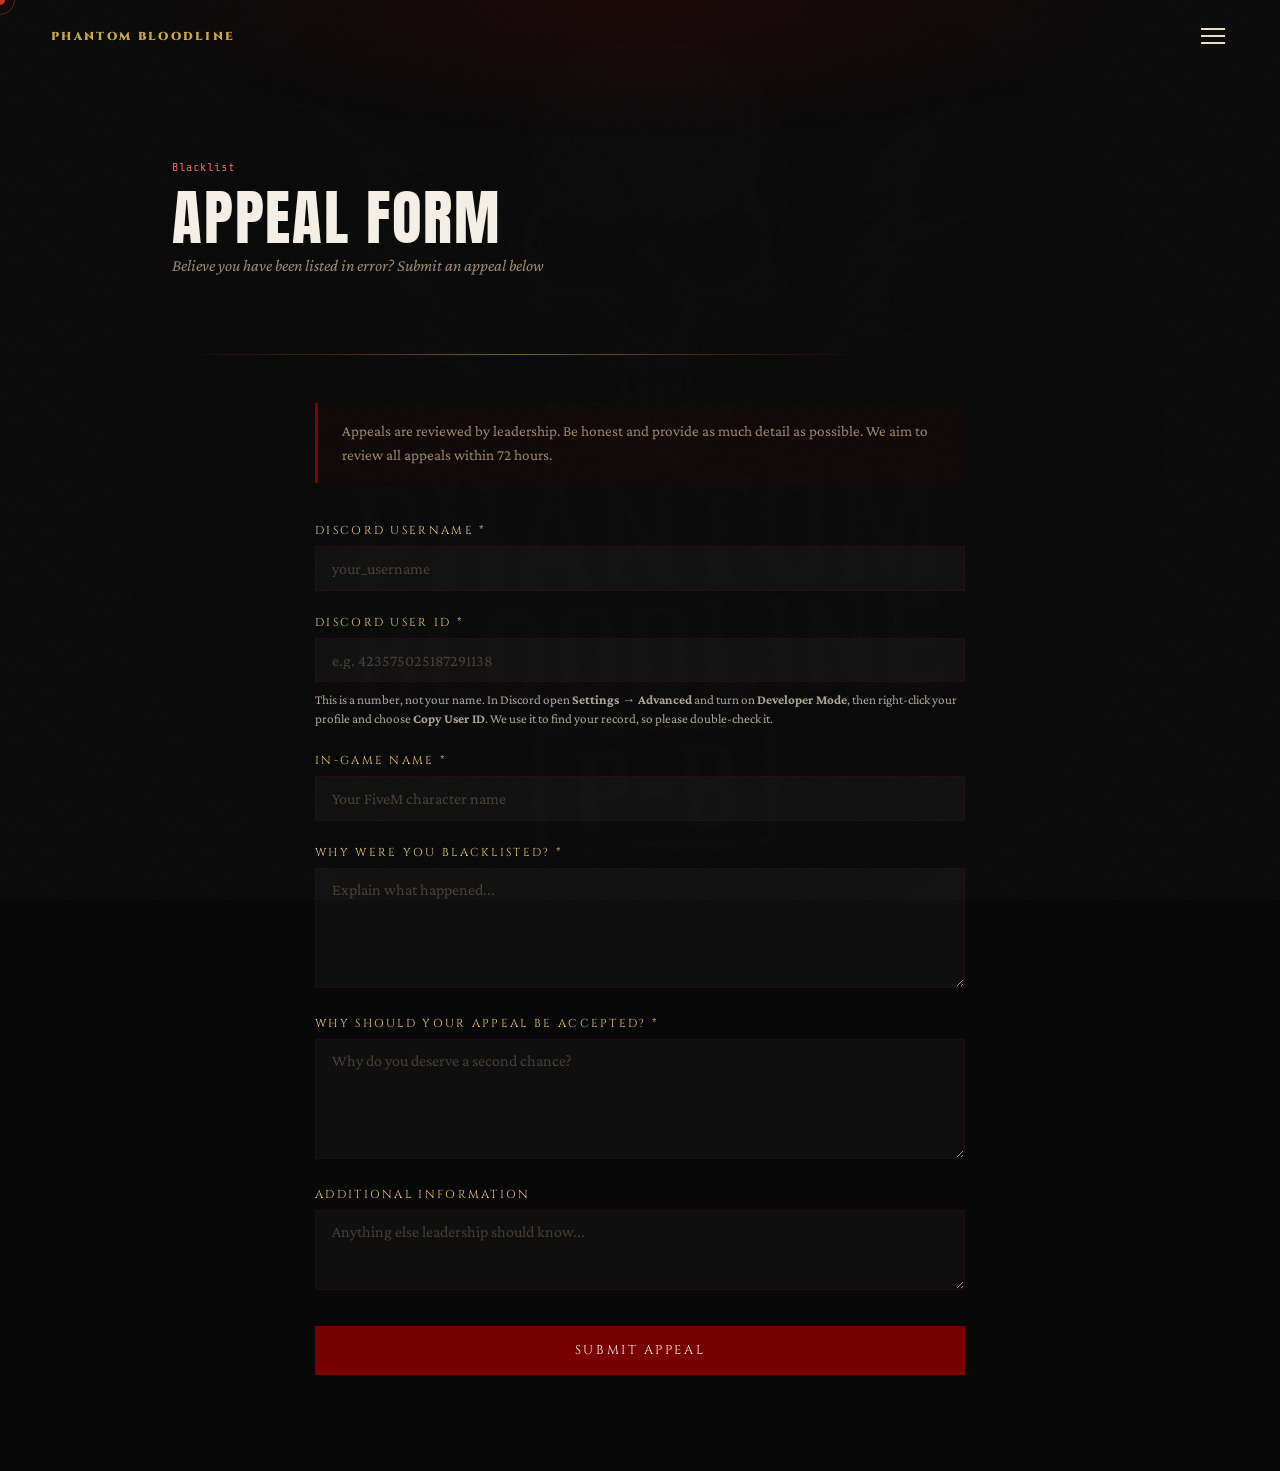
<file: appeal.html>
<!DOCTYPE html>
<html lang="en">
<head>
<meta charset="UTF-8">
<meta name="viewport" content="width=device-width, initial-scale=1.0">
<title>Blacklist Appeal — Phantom Bloodline</title>
<link rel="preconnect" href="https://fonts.googleapis.com">
<link href="https://fonts.googleapis.com/css2?family=Cinzel+Decorative:wght@400;700&family=Cinzel:wght@400;600;700;900&family=Crimson+Pro:ital,wght@0,300;0,400;0,600;1,400&family=Share+Tech+Mono&display=swap" rel="stylesheet">
<style>
:root {
  --blood: #7a0000;
  --blood-mid: #a01010;
  --blood-bright: #c0392b;
  --gold: #c9a84c;
  --gold-light: #e8c87a;
  --gold-dim: #7a5f28;
  --smoke: #080808;
  --ash: #111111;
  --coal: #1a1a1a;
  --bone: #e8dcc8;
  --parchment: #d4c4a8;
  --pale: #9a8870;
  --white: #f5f0e8;
}
* { margin:0; padding:0; box-sizing:border-box; }
html { scroll-behavior:smooth; }
body { background:var(--smoke); color:var(--bone); font-family:'Crimson Pro',serif; font-size:18px; min-height:100vh; overflow-x:hidden; cursor:none !important; }
*, *::before, *::after { cursor:none !important; }
body::after { content:''; position:fixed; inset:0; background-image:url("data:image/svg+xml,%3Csvg xmlns='http://www.w3.org/2000/svg' width='300' height='300'%3E%3Cfilter id='n'%3E%3CfeTurbulence type='fractalNoise' baseFrequency='0.75' numOctaves='4' stitchTiles='stitch'/%3E%3C/filter%3E%3Crect width='300' height='300' filter='url(%23n)' opacity='0.05'/%3E%3C/svg%3E"); pointer-events:none; z-index:9998; opacity:0.3; }

/* Custom cursor */
#cursor { position:fixed; width:10px; height:10px; background:var(--blood-bright); border-radius:50%; pointer-events:none; z-index:9999; transform:translate(-50%,-50%); transition:transform 0.1s ease; box-shadow:0 0 8px var(--blood); }
#cursor-ring { position:fixed; width:30px; height:30px; border:1px solid rgba(192,57,43,0.5); border-radius:50%; pointer-events:none; z-index:9999; transform:translate(-50%,-50%); transition:all 0.15s ease; }

/* Scroll progress */
#scroll-progress { position:fixed; top:0; left:0; height:3px; width:0%; background:linear-gradient(to right, var(--blood), var(--blood-bright), var(--gold)); z-index:2000; box-shadow:0 0 10px rgba(192,57,43,0.6); }

/* Watermark */
.watermark { position:fixed; top:50%; left:50%; transform:translate(-50%,-50%); width:min(140vw,1800px); opacity:0.025; pointer-events:none; z-index:0; filter:grayscale(100%); }

/* Nav */
#nav { position:fixed; top:0; left:0; right:0; z-index:1000; padding:1.5rem clamp(1.5rem,4vw,5rem); display:flex; justify-content:space-between; align-items:center; transition:all 0.4s; }
#nav.solid { background:rgba(5,5,5,0.97); padding:1rem clamp(1.5rem,4vw,5rem); border-bottom:1px solid rgba(122,0,0,0.25); backdrop-filter:blur(10px); }
.nav-brand { font-family:'Cinzel',serif; font-weight:900; font-size:clamp(0.7rem,0.9vw,1rem); color:var(--gold); text-decoration:none; letter-spacing:0.2em; white-space:nowrap; flex-shrink:0; }
.nav-links { display:flex; gap:clamp(0.5rem,1vw,2rem); list-style:none; align-items:center; flex-wrap:nowrap; overflow:visible; }
.nav-links a { font-family:'Cinzel',serif; font-size:clamp(0.5rem,0.6vw,0.65rem); letter-spacing:0.15em; color:var(--pale); text-decoration:none; text-transform:uppercase; transition:color 0.25s; }
.nav-links a:hover, .nav-links a.active { color:var(--white); }
.nav-links .cta { padding:0.5rem clamp(0.6rem,1vw,1.5rem); border:1px solid var(--blood); color:var(--white); transition:all 0.3s; white-space:nowrap; flex-shrink:0; }
.nav-links .cta:hover { background:var(--blood); }
.nav-more-wrap { position:relative; }
.nav-more-trigger { cursor:none; display:flex; align-items:center; gap:0.3rem; font-family:'Cinzel',serif; font-size:clamp(0.5rem,0.6vw,0.65rem); letter-spacing:0.15em; color:var(--pale); text-transform:uppercase; transition:color 0.25s; }
.nav-more-trigger:hover { color:var(--white); }
.nav-more-trigger::after { content:'▾'; font-size:0.6rem; }
.mega-menu { position:absolute; top:calc(100% + 1.2rem); left:50%; transform:translateX(-50%) translateY(-8px); background:rgba(8,8,8,0.98); border:1px solid rgba(122,0,0,0.25); backdrop-filter:blur(12px); padding:0.5rem; min-width:200px; opacity:0; pointer-events:none; transition:opacity 0.25s ease,transform 0.25s ease; box-shadow:0 20px 50px rgba(0,0,0,0.6); }
.nav-more-wrap:hover .mega-menu { opacity:1; pointer-events:auto; transform:translateX(-50%) translateY(0); }
.mega-menu a { display:block; padding:0.7rem 1.2rem; font-family:'Cinzel',serif; font-size:0.62rem; letter-spacing:0.15em; color:var(--pale); text-decoration:none; text-transform:uppercase; transition:all 0.2s; white-space:nowrap; }
.mega-menu a:hover { color:var(--white); background:rgba(122,0,0,0.12); }
.nav-hamburger { display:none; flex-direction:column; gap:5px; background:none; border:none; cursor:none; padding:4px; }
.nav-hamburger span { display:block; width:24px; height:2px; background:var(--bone); transition:all 0.3s; }

/* Mobile menu */
.mobile-menu { position:fixed; inset:0; background:rgba(5,5,5,0.98); z-index:999; display:flex; flex-direction:column; justify-content:center; align-items:center; gap:2rem; transform:translateX(100%); transition:transform 0.4s ease; }
.mobile-menu.open { transform:translateX(0); }
.mobile-menu a { font-family:'Cinzel',serif; font-size:1.2rem; letter-spacing:0.3em; color:var(--bone); text-decoration:none; text-transform:uppercase; transition:color 0.2s; }
.mobile-menu a:hover { color:var(--gold); }
.mobile-menu .cta { padding:0.8rem 2rem; border:1px solid var(--blood); color:var(--white); }

/* Page hero */
.page-hero { padding:10rem 2rem 5rem; text-align:center; background:radial-gradient(ellipse 80% 60% at 50% 0%, rgba(122,0,0,0.15) 0%, transparent 65%); position:relative; }
.page-hero::after { content:''; position:absolute; bottom:0; left:50%; transform:translateX(-50%); width:70%; max-width:900px; height:1px; background:linear-gradient(to right,transparent,rgba(192,57,43,0.4),var(--gold-dim),rgba(192,57,43,0.4),transparent); }
.eyebrow { font-family:'Share Tech Mono',monospace; font-size:0.65rem; letter-spacing:0.4em; color:var(--blood-bright); text-transform:uppercase; display:block; margin-bottom:0.8rem; }
.page-title { font-family:'Cinzel Decorative',serif; font-size:clamp(2rem,5vw,3.5rem); font-weight:700; color:var(--white); margin-bottom:0.5rem; text-shadow:0 0 30px rgba(192,57,43,0.3); }
.page-subtitle { color:var(--pale); font-style:italic; font-size:1.05rem; }

/* Wrap */
.wrap { max-width:1000px; margin:0 auto; padding:3rem 2rem 6rem; position:relative; z-index:1; }

/* Reveal animations */
.reveal { opacity:0; transform:translateY(24px); transition:opacity 0.7s cubic-bezier(0.16,1,0.3,1), transform 0.7s cubic-bezier(0.16,1,0.3,1); }
.reveal.in { opacity:1; transform:translateY(0); }

/* Common elements */
.search-box { width:100%; background:rgba(255,255,255,0.03); border:1px solid rgba(122,0,0,0.2); color:var(--bone); font-family:'Crimson Pro',serif; font-size:1rem; padding:0.8rem 1.2rem; outline:none; transition:border-color 0.2s; margin-bottom:1.5rem; }
.search-box:focus { border-color:var(--blood-bright); }
.search-box::placeholder { color:rgba(154,136,112,0.4); }
.count-bar { font-family:'Share Tech Mono',monospace; font-size:0.6rem; letter-spacing:0.15em; color:rgba(154,136,112,0.35); margin-bottom:1.5rem; }
.loading-wrap { text-align:center; padding:5rem; }
.spinner { width:40px; height:40px; border:2px solid rgba(122,0,0,0.2); border-top-color:var(--blood-bright); border-radius:50%; animation:spin 0.8s linear infinite; margin:0 auto 1rem; }
@keyframes spin { to{transform:rotate(360deg)} }
.loading-text { font-family:'Share Tech Mono',monospace; font-size:0.65rem; letter-spacing:0.3em; color:var(--pale); text-transform:uppercase; }
.empty { text-align:center; padding:4rem; color:var(--pale); font-style:italic; }
.hidden { display:none; }

@media(max-width:1200px) { #nav,#nav.solid { padding:1rem 2rem; } .nav-links { gap:1.2rem; } }
@media(max-width:900px) { #nav,#nav.solid { padding:1rem 1.5rem; } .nav-links { display:none; } .nav-hamburger { display:flex; } }
</style>
<style>
.notice { border-left:3px solid var(--blood); background:rgba(122,0,0,0.06); padding:1rem 1.5rem; margin-bottom:2.5rem; color:var(--pale); font-size:0.95rem; line-height:1.6; }
.form-group { margin-bottom:1.5rem; }
label { font-family:'Cinzel',serif; font-size:0.65rem; letter-spacing:0.2em; color:var(--gold-light); text-transform:uppercase; display:block; margin-bottom:0.5rem; }
input[type=text],textarea { width:100%; background:rgba(255,255,255,0.03); border:1px solid rgba(122,0,0,0.2); color:var(--bone); font-family:'Crimson Pro',serif; font-size:1rem; padding:0.8rem 1rem; outline:none; transition:border-color 0.2s; resize:vertical; }
input[type=text]:focus,textarea:focus { border-color:var(--blood-bright); }
input[type=text]::placeholder,textarea::placeholder { color:rgba(154,136,112,0.4); }
textarea { min-height:120px; }
.submit-btn { width:100%; padding:1rem; background:var(--blood); border:none; color:var(--white); font-family:'Cinzel',serif; font-size:0.8rem; letter-spacing:0.2em; text-transform:uppercase; cursor:none; transition:background 0.3s; margin-top:0.5rem; }
.submit-btn:hover:not(:disabled) { background:var(--blood-mid); }
.submit-btn:disabled { opacity:0.6; }
.error-msg { color:#e88; font-size:0.9rem; margin-top:0.5rem; display:none; }
.error-msg.show { display:block; }
.success { display:none; text-align:center; padding:4rem 1rem; }
.success h2 { font-family:'Cinzel Decorative',serif; color:var(--gold); margin-bottom:1rem; font-size:2rem; }
.success p { color:var(--pale); line-height:1.8; }
.form-wrap { max-width:650px; margin:0 auto; }
</style>
<link rel="preconnect" href="https://fonts.gstatic.com" crossorigin>
<link href="https://fonts.googleapis.com/css2?family=Anton&display=swap" rel="stylesheet">
<link rel="stylesheet" href="upgrade.css?v=4">
</head>
<body>
<div id="scroll-progress"></div>
<img class="watermark" src="logo.png" alt="" aria-hidden="true">
<div id="cursor"></div><div id="cursor-ring"></div>
<nav id="nav">
  <a href="index.html" class="nav-brand">PHANTOM BLOODLINE</a>
  <ul class="nav-links">
    <li><a href="index.html#about">About</a></li>
    <li><a href="index.html#leaderboard">Leaderboard</a></li>
    <li><a href="index.html#timeline">History</a></li>
    <li><a href="index.html#news">News</a></li>
    <li><a href="https://discord.gg/Pn7WB4ktjn">Discord</a></li>
    <li><a href="index.html#rules">Rules</a></li>
    <li><a href="index.html#ranks">Ranks</a></li>
    <li><a href="index.html#staff">Staff</a></li>
    <li><a href="roster.html">Roster</a></li>
    <li class="nav-more-wrap">
      <span class="nav-more-trigger">More</span>
      <div class="mega-menu">
        <a href="blacklist.html">🚫 Blacklist</a>
        <a href="former-members.html">🎖️ Alumni</a>
        <a href="news.html">📰 Announcements</a>
        <a href="status.html">⚙️ Bot Status</a>
        <a href="appeal.html">📋 Appeal</a>
        <a href="faq.html">❓ FAQ</a>
        <a href="crew-stats.html">📊 Crew Stats</a>
      </div>
    </li>
    <li><a href="apply.html" class="cta">Apply Now</a></li>
    <li><a href="https://discord.gg/Pn7WB4ktjn" target="_blank" class="cta">Join Us</a></li>
  </ul>
  <button class="nav-hamburger" id="hamburger" onclick="toggleMobileMenu()" aria-label="Menu">
    <span></span><span></span><span></span>
  </button>
</nav>
<div class="mobile-menu" id="mobile-menu">
  <a href="index.html" onclick="closeMobileMenu()">Home</a>
  <a href="roster.html" onclick="closeMobileMenu()">Roster</a>
  <a href="blacklist.html" onclick="closeMobileMenu()">Blacklist</a>
  <a href="former-members.html" onclick="closeMobileMenu()">Alumni</a>
  <a href="news.html" onclick="closeMobileMenu()">Announcements</a>
  <a href="status.html" onclick="closeMobileMenu()">Status</a>
  <a href="appeal.html" onclick="closeMobileMenu()">Appeal</a>
  <a href="faq.html" onclick="closeMobileMenu()">FAQ</a>
  <a href="crew-stats.html" onclick="closeMobileMenu()">Crew Stats</a>
  <a href="apply.html" class="cta" onclick="closeMobileMenu()">Apply Now</a>
  <a href="https://discord.gg/Pn7WB4ktjn" target="_blank" class="cta" onclick="closeMobileMenu()">Join Us</a>
</div>
<div class="page-hero">
  <span class="eyebrow">Blacklist</span>
  <h1 class="page-title">Appeal Form</h1>
  <p class="page-subtitle">Believe you have been listed in error? Submit an appeal below</p>
</div>
<div class="wrap">
  <div class="form-wrap">
    <div class="notice reveal">Appeals are reviewed by leadership. Be honest and provide as much detail as possible. We aim to review all appeals within 72 hours.</div>
    <div id="form-area">
      <div class="form-group reveal"><label>Discord Username *</label><input type="text" id="discord" maxlength="64" placeholder="your_username"></div>
      <div class="form-group reveal"><label>Discord User ID *</label><input type="text" id="discordId" inputmode="numeric" maxlength="20" autocomplete="off" placeholder="e.g. 423575025187291138"><div style="font-size:.82rem;opacity:.75;margin-top:.45rem;line-height:1.5">This is a number, not your name. In Discord open <strong>Settings &rarr; Advanced</strong> and turn on <strong>Developer Mode</strong>, then right-click your profile and choose <strong>Copy User ID</strong>. We use it to find your record, so please double-check it.</div></div>
      <div class="form-group reveal"><label>In-Game Name *</label><input type="text" id="ign" maxlength="64" placeholder="Your FiveM character name"></div>
      <div class="form-group reveal"><label>Why were you blacklisted? *</label><textarea id="reason" maxlength="1000" placeholder="Explain what happened..."></textarea></div>
      <div class="form-group reveal"><label>Why should your appeal be accepted? *</label><textarea id="why" maxlength="1000" placeholder="Why do you deserve a second chance?"></textarea></div>
      <div class="form-group reveal"><label>Additional Information</label><textarea id="extra" maxlength="1000" placeholder="Anything else leadership should know..." style="min-height:80px"></textarea></div>
      <input type="text" id="hp-field" style="display:none;position:absolute;left:-9999px" tabindex="-1" autocomplete="off">
      <p class="error-msg" id="error-msg"></p>
      <button class="submit-btn reveal" id="submit-btn" type="button" onclick="submitAppeal()">Submit Appeal</button>
    </div>
    <div class="success" id="success">
      <h2>Appeal Submitted</h2>
      <p>Your appeal has been received and will be reviewed by leadership within 72 hours.<br><br>If accepted you will be contacted via Discord. Make sure your DMs are open.<br><br><em>— Phantom Bloodline Leadership</em></p>
    </div>
  </div>
</div>
<script>
// Custom cursor
const cur = document.getElementById('cursor');
const ring = document.getElementById('cursor-ring');
document.addEventListener('mousemove', e => {
  if(cur) { cur.style.left=e.clientX+'px'; cur.style.top=e.clientY+'px'; }
  if(ring) { ring.style.left=e.clientX+'px'; ring.style.top=e.clientY+'px'; }
});

// Scroll progress
const prog = document.getElementById('scroll-progress');
if(prog) window.addEventListener('scroll', () => {
  const t = document.documentElement.scrollHeight - window.innerHeight;
  prog.style.width = (t > 0 ? (window.scrollY/t)*100 : 0) + '%';
}, {passive:true});

// Nav solid on scroll
const nav = document.getElementById('nav');
window.addEventListener('scroll', () => nav.classList.toggle('solid', window.scrollY > 50), {passive:true});

// Mobile menu
function toggleMobileMenu() {
  document.getElementById('mobile-menu').classList.toggle('open');
}
function closeMobileMenu() {
  document.getElementById('mobile-menu').classList.remove('open');
}

// Reveal on scroll
const obs = new IntersectionObserver(entries => {
  entries.forEach(e => { if(e.isIntersecting) { e.target.classList.add('in'); obs.unobserve(e.target); } });
}, {threshold:0.05});
document.querySelectorAll('.reveal').forEach(el => obs.observe(el));
</script>
<script>
const WEBHOOK = 'https://discord.com/api/webhooks/1504211280633008159/vb8Um3veZE9ZuTRUq4elj_lzu1_At2-IPL2GEi0xgt3kWBC-L_rZ0gcSEY2wyNQa5h8g';
async function submitAppeal() {
  const btn = document.getElementById('submit-btn');
  const err = document.getElementById('error-msg');
  err.classList.remove('show');
  const discord = document.getElementById('discord').value.trim();
  const discordId = document.getElementById('discordId').value.trim();
  const ign = document.getElementById('ign').value.trim();
  const reason = document.getElementById('reason').value.trim();
  const why = document.getElementById('why').value.trim();
  const extra = document.getElementById('extra').value.trim();
  if (!discord || !discordId || !ign || !reason || !why) { err.textContent = 'Please fill in all required fields.'; err.classList.add('show'); return; }
  if (!/^\d{17,20}$/.test(discordId)) { err.textContent = 'Your Discord User ID should be a number of 17-20 digits. See the tip under the box.'; err.classList.add('show'); return; }
  if (document.getElementById('hp-field').value) return;
  btn.disabled = true; btn.textContent = 'Submitting...';
  try {
    const body = { username: 'PB Appeal Bot', embeds: [{ color: 0xFF4500, title: 'Blacklist Appeal', fields: [
      { name: 'Discord', value: discord, inline: true },
      { name: 'Discord ID', value: discordId, inline: true },
      { name: 'IGN', value: ign, inline: true },
      { name: 'Why blacklisted?', value: reason },
      { name: 'Why accept?', value: why },
      { name: 'Additional info', value: extra || '—' }
    ], timestamp: new Date().toISOString(), footer: { text: 'Phantom Bloodline | Blacklist Appeal' } }] };
    const res = await fetch(WEBHOOK, { method: 'POST', headers: { 'Content-Type': 'application/json' }, body: JSON.stringify(body) });
    if (!res.ok) throw new Error();
    document.getElementById('form-area').style.display = 'none';
    document.getElementById('success').style.display = 'block';
  } catch {
    btn.disabled = false; btn.textContent = 'Submit Appeal';
    err.textContent = 'Failed to submit. Please try again or contact us on Discord.';
    err.classList.add('show');
  }
}
</script>
</body>
</html>
</file>
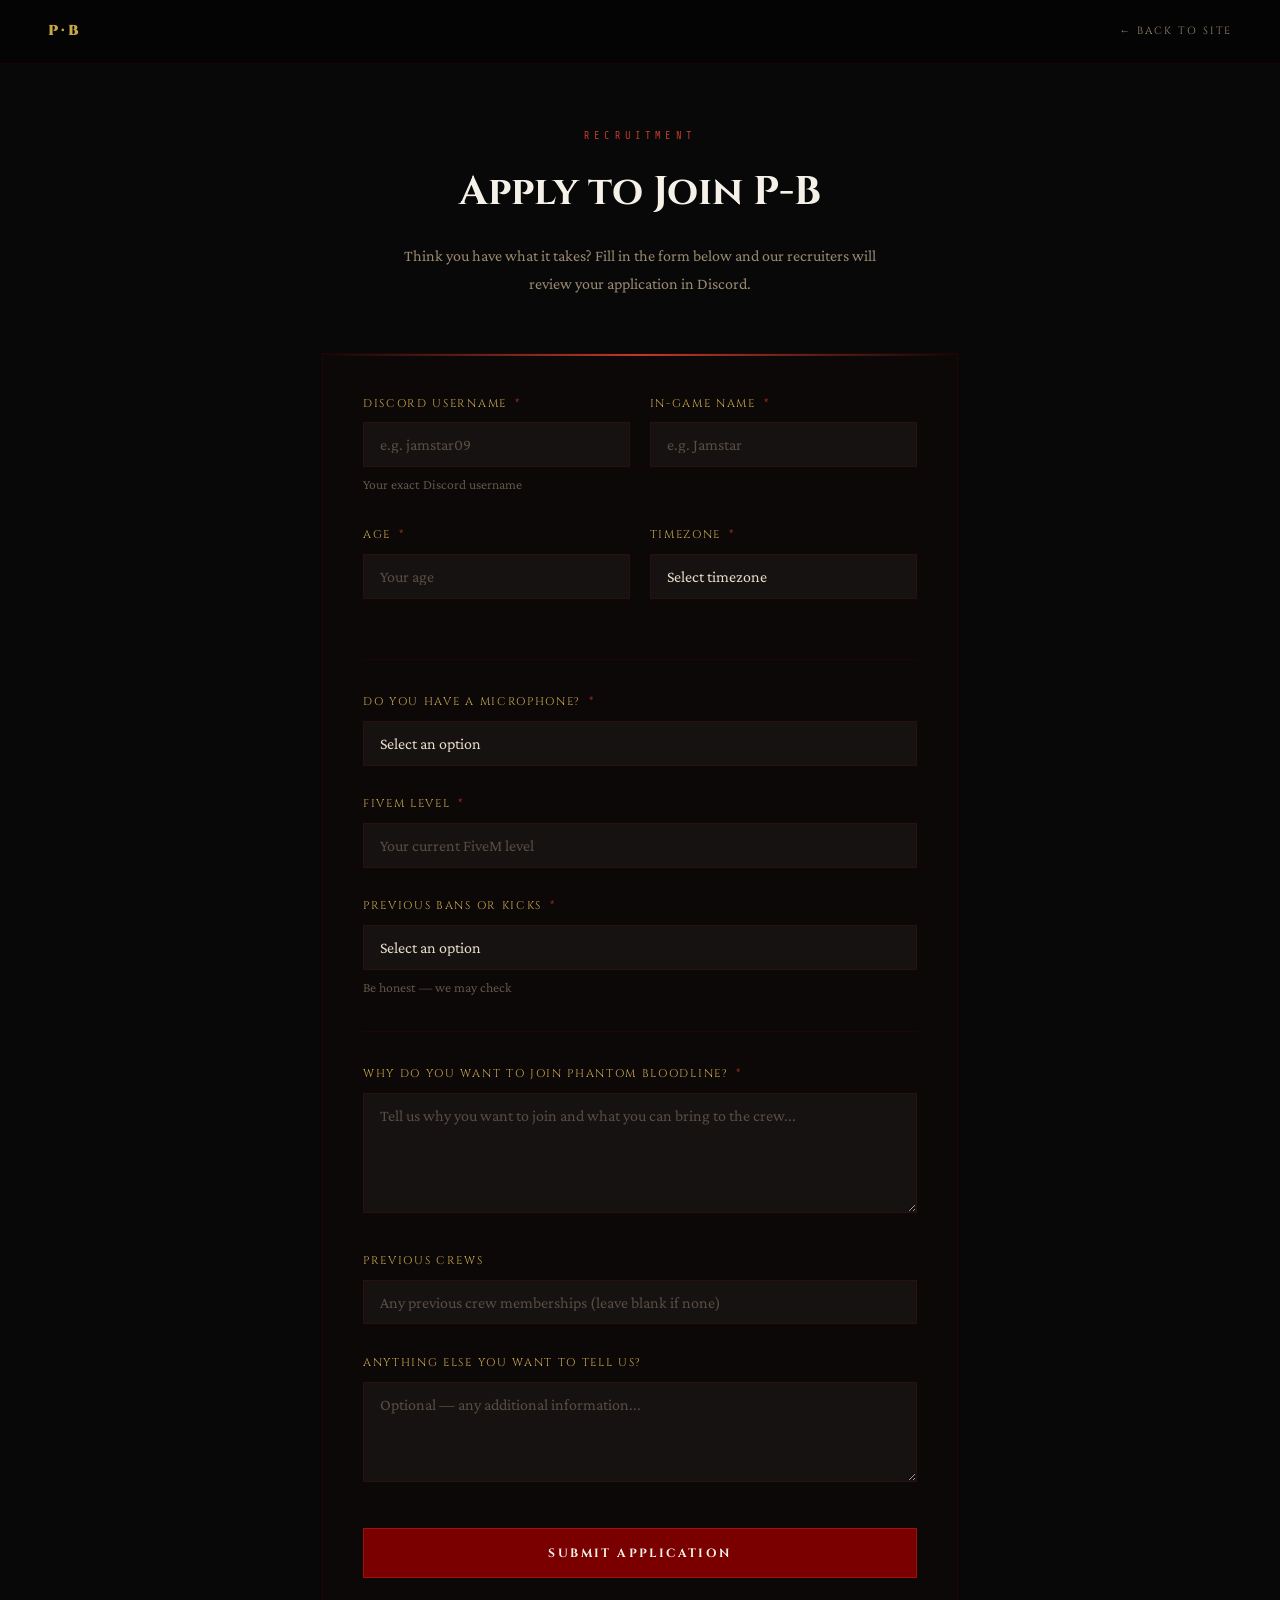
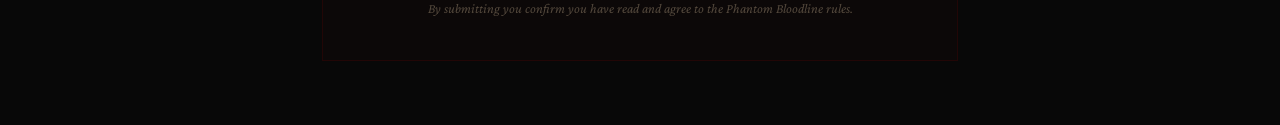
<file: apply (1).html>
<!DOCTYPE html>
<html lang="en">
<head>
<meta charset="UTF-8">
<meta name="viewport" content="width=device-width, initial-scale=1.0">
<title>Apply — Phantom Bloodline</title>
<link rel="preconnect" href="https://fonts.googleapis.com">
<link href="https://fonts.googleapis.com/css2?family=Cinzel:wght@400;600;700;900&family=Crimson+Pro:ital,wght@0,400;0,600;1,400&family=Share+Tech+Mono&display=swap" rel="stylesheet">
<style>
:root {
  --blood: #7a0000; --blood-mid: #a01010; --blood-bright: #c0392b;
  --gold: #c9a84c; --gold-dim: #7a5f28;
  --smoke: #080808; --ash: #111; --coal: #1a1a1a;
  --bone: #e8dcc8; --pale: #9a8870; --white: #f5f0e8;
}
* { margin:0; padding:0; box-sizing:border-box; }
body { background:var(--smoke); color:var(--bone); font-family:'Crimson Pro',serif; font-size:18px; line-height:1.7; min-height:100vh; }

nav {
  position:fixed; top:0; left:0; right:0; z-index:100;
  padding:1.2rem 3rem; display:flex; justify-content:space-between; align-items:center;
  background:rgba(5,5,5,0.97); border-bottom:1px solid rgba(122,0,0,0.2);
}
.nav-brand { font-family:'Cinzel',serif; font-weight:900; font-size:0.9rem; color:var(--gold); text-decoration:none; letter-spacing:0.2em; }
.nav-back { font-family:'Cinzel',serif; font-size:0.65rem; letter-spacing:0.2em; color:var(--pale); text-decoration:none; text-transform:uppercase; transition:color 0.2s; }
.nav-back:hover { color:var(--white); }

.page-wrap { max-width:700px; margin:0 auto; padding:8rem 2rem 4rem; }

.page-header { text-align:center; margin-bottom:3.5rem; }
.eyebrow { font-family:'Share Tech Mono',monospace; font-size:0.65rem; letter-spacing:0.4em; color:var(--blood-bright); text-transform:uppercase; display:block; margin-bottom:0.8rem; }
.page-title { font-family:'Cinzel',serif; font-size:2.5rem; font-weight:700; color:var(--white); margin-bottom:1rem; }
.page-desc { color:var(--pale); font-size:1rem; max-width:500px; margin:0 auto; }

.form-card {
  border:1px solid rgba(122,0,0,0.2); background:rgba(122,0,0,0.03); padding:2.5rem;
  position:relative;
}
.form-card::before {
  content:''; position:absolute; top:0; left:0; right:0; height:2px;
  background:linear-gradient(to right, transparent, var(--blood-bright), transparent);
}

.form-group { margin-bottom:1.8rem; }
.form-label {
  display:block; font-family:'Cinzel',serif; font-size:0.7rem; letter-spacing:0.15em;
  color:var(--gold); text-transform:uppercase; margin-bottom:0.6rem;
}
.form-label span { color:var(--blood-bright); margin-left:0.2rem; }
.form-input, .form-select, .form-textarea {
  width:100%; background:rgba(255,255,255,0.04); border:1px solid rgba(122,0,0,0.25);
  color:var(--bone); font-family:'Crimson Pro',serif; font-size:1rem;
  padding:0.8rem 1rem; outline:none; transition:border-color 0.25s, background 0.25s;
  -webkit-appearance:none;
}
.form-input:focus, .form-select:focus, .form-textarea:focus {
  border-color:var(--blood-bright); background:rgba(122,0,0,0.06);
}
.form-input::placeholder, .form-textarea::placeholder { color:rgba(154,136,112,0.5); }
.form-select { cursor:pointer; }
.form-select option { background:var(--coal); }
.form-textarea { resize:vertical; min-height:100px; }
.form-row { display:grid; grid-template-columns:1fr 1fr; gap:1.2rem; }
.form-hint { font-size:0.85rem; color:rgba(154,136,112,0.6); margin-top:0.4rem; }

.form-divider {
  border:none; border-top:1px solid rgba(122,0,0,0.15); margin:2rem 0;
}

.submit-btn {
  width:100%; padding:1rem; background:var(--blood); border:1px solid var(--blood-mid);
  color:var(--white); font-family:'Cinzel',serif; font-size:0.75rem; font-weight:700;
  letter-spacing:0.2em; text-transform:uppercase; cursor:pointer; transition:all 0.3s;
  margin-top:0.5rem;
}
.submit-btn:hover { background:var(--blood-bright); transform:translateY(-1px); box-shadow:0 8px 30px rgba(122,0,0,0.3); }
.submit-btn:disabled { opacity:0.5; cursor:not-allowed; transform:none; }

.form-notice {
  text-align:center; font-size:0.85rem; color:rgba(154,136,112,0.5);
  margin-top:1.2rem; font-style:italic;
}

/* SUCCESS / ERROR states */
.alert {
  padding:1.2rem 1.5rem; margin-bottom:1.5rem; border-left:3px solid;
  font-size:0.95rem; display:none;
}
.alert.show { display:block; }
.alert-success { border-color:var(--gold); background:rgba(201,168,76,0.07); color:var(--gold); }
.alert-error { border-color:var(--blood-bright); background:rgba(122,0,0,0.07); color:#e88; }

@media(max-width:600px) {
  nav { padding:1rem 1.5rem; }
  .page-wrap { padding:6rem 1.5rem 3rem; }
  .form-card { padding:1.5rem; }
  .form-row { grid-template-columns:1fr; }
}
</style>
</head>
<body>

<nav>
  <a href="index.html" class="nav-brand">P·B</a>
  <a href="index.html" class="nav-back">← Back to Site</a>
</nav>

<div class="page-wrap">
  <div class="page-header">
    <span class="eyebrow">Recruitment</span>
    <h1 class="page-title">Apply to Join P-B</h1>
    <p class="page-desc">Think you have what it takes? Fill in the form below and our recruiters will review your application in Discord.</p>
  </div>

  <div id="alert-success" class="alert alert-success">
    ✅ Your application has been submitted! A recruiter will reach out to you on Discord shortly. Make sure your DMs are open.
  </div>
  <div id="alert-error" class="alert alert-error">
    ❌ Something went wrong. Please try again or join our Discord directly.
  </div>

  <div class="form-card">
    <form id="apply-form">

      <div class="form-row">
        <div class="form-group">
          <label class="form-label">Discord Username <span>*</span></label>
          <input type="text" class="form-input" name="discord" placeholder="e.g. jamstar09" required>
          <div class="form-hint">Your exact Discord username</div>
        </div>
        <div class="form-group">
          <label class="form-label">In-Game Name <span>*</span></label>
          <input type="text" class="form-input" name="ingame" placeholder="e.g. Jamstar" required>
        </div>
      </div>

      <div class="form-row">
        <div class="form-group">
          <label class="form-label">Age <span>*</span></label>
          <input type="number" class="form-input" name="age" placeholder="Your age" min="13" max="99" required>
        </div>
        <div class="form-group">
          <label class="form-label">Timezone <span>*</span></label>
          <select class="form-select" name="timezone" required>
            <option value="" disabled selected>Select timezone</option>
            <option>GMT / UTC</option>
            <option>GMT+1 (BST)</option>
            <option>GMT+2 (CEST)</option>
            <option>GMT+3</option>
            <option>GMT-5 (EST)</option>
            <option>GMT-6 (CST)</option>
            <option>GMT-7 (MST)</option>
            <option>GMT-8 (PST)</option>
            <option>Other</option>
          </select>
        </div>
      </div>

      <hr class="form-divider">

      <div class="form-group">
        <label class="form-label">Do you have a microphone? <span>*</span></label>
        <select class="form-select" name="mic" required>
          <option value="" disabled selected>Select an option</option>
          <option>Yes</option>
          <option>No</option>
        </select>
      </div>

      <div class="form-group">
        <label class="form-label">FiveM Level <span>*</span></label>
        <input type="number" class="form-input" name="level" placeholder="Your current FiveM level" min="1" required>
      </div>

      <div class="form-group">
        <label class="form-label">Previous Bans or Kicks <span>*</span></label>
        <select class="form-select" name="bans" required>
          <option value="" disabled selected>Select an option</option>
          <option>No bans or kicks</option>
          <option>1 ban/kick</option>
          <option>2-3 bans/kicks</option>
          <option>4+ bans/kicks</option>
        </select>
        <div class="form-hint">Be honest — we may check</div>
      </div>

      <hr class="form-divider">

      <div class="form-group">
        <label class="form-label">Why do you want to join Phantom Bloodline? <span>*</span></label>
        <textarea class="form-textarea" name="why" placeholder="Tell us why you want to join and what you can bring to the crew..." required style="min-height:120px;"></textarea>
      </div>

      <div class="form-group">
        <label class="form-label">Previous Crews</label>
        <input type="text" class="form-input" name="previous" placeholder="Any previous crew memberships (leave blank if none)">
      </div>

      <div class="form-group">
        <label class="form-label">Anything else you want to tell us?</label>
        <textarea class="form-textarea" name="extra" placeholder="Optional — any additional information..."></textarea>
      </div>

      <button type="submit" class="submit-btn" id="submit-btn">Submit Application</button>
      <p class="form-notice">By submitting you confirm you have read and agree to the Phantom Bloodline rules.</p>

    </form>
  </div>
</div>

<script>
const WEBHOOK = 'https://discord.com/api/webhooks/1504211280633008159/vb8Um3veZE9ZuTRUq4elj_lzu1_At2-IPL2GEi0xgt3kWBC-L_rZ0gcSEY2wyNQa5h8g';

document.getElementById('apply-form').addEventListener('submit', async function(e) {
  e.preventDefault();

  const btn = document.getElementById('submit-btn');
  const successEl = document.getElementById('alert-success');
  const errorEl = document.getElementById('alert-error');

  successEl.classList.remove('show');
  errorEl.classList.remove('show');
  btn.disabled = true;
  btn.textContent = 'Submitting...';

  const data = new FormData(this);
  const fields = Object.fromEntries(data.entries());

  const embed = {
    title: '📋 New Website Application',
    color: 0x8B0000,
    fields: [
      { name: '👤 Discord Username', value: fields.discord || 'Not provided', inline: true },
      { name: '🎮 In-Game Name', value: fields.ingame || 'Not provided', inline: true },
      { name: '🎂 Age', value: fields.age || 'Not provided', inline: true },
      { name: '🌍 Timezone', value: fields.timezone || 'Not provided', inline: true },
      { name: '🎙️ Microphone', value: fields.mic || 'Not provided', inline: true },
      { name: '📊 FiveM Level', value: fields.level || 'Not provided', inline: true },
      { name: '🚫 Previous Bans/Kicks', value: fields.bans || 'Not provided', inline: false },
      { name: '❓ Why Join P-B?', value: (fields.why || 'Not provided').substring(0, 1024), inline: false },
      { name: '🏴 Previous Crews', value: fields.previous || 'None', inline: true },
      { name: '📝 Additional Info', value: (fields.extra || 'None').substring(0, 1024), inline: false },
    ],
    footer: { text: 'Submitted via pbjamstar.github.io/P-B · Click button below to open thread' },
    timestamp: new Date().toISOString(),
  };

  try {
    const res = await fetch(WEBHOOK, {
      method: 'POST',
      headers: { 'Content-Type': 'application/json' },
      body: JSON.stringify({
        content: '🩸 **New website application received!** Use `/website-open` to open a thread for this applicant.',
        embeds: [embed]
      })
    });

    if (res.ok) {
      successEl.classList.add('show');
      this.reset();
      window.scrollTo({ top: 0, behavior: 'smooth' });
    } else {
      const errText = await res.text();
      errorEl.innerHTML = '❌ Error ' + res.status + ': ' + errText;
      errorEl.classList.add('show');
    }
  } catch (err) {
    errorEl.innerHTML = '❌ Network error: ' + err.message;
    errorEl.classList.add('show');
  }

  btn.disabled = false;
  btn.textContent = 'Submit Application';
});
</script>
</body>
</html>
</file>
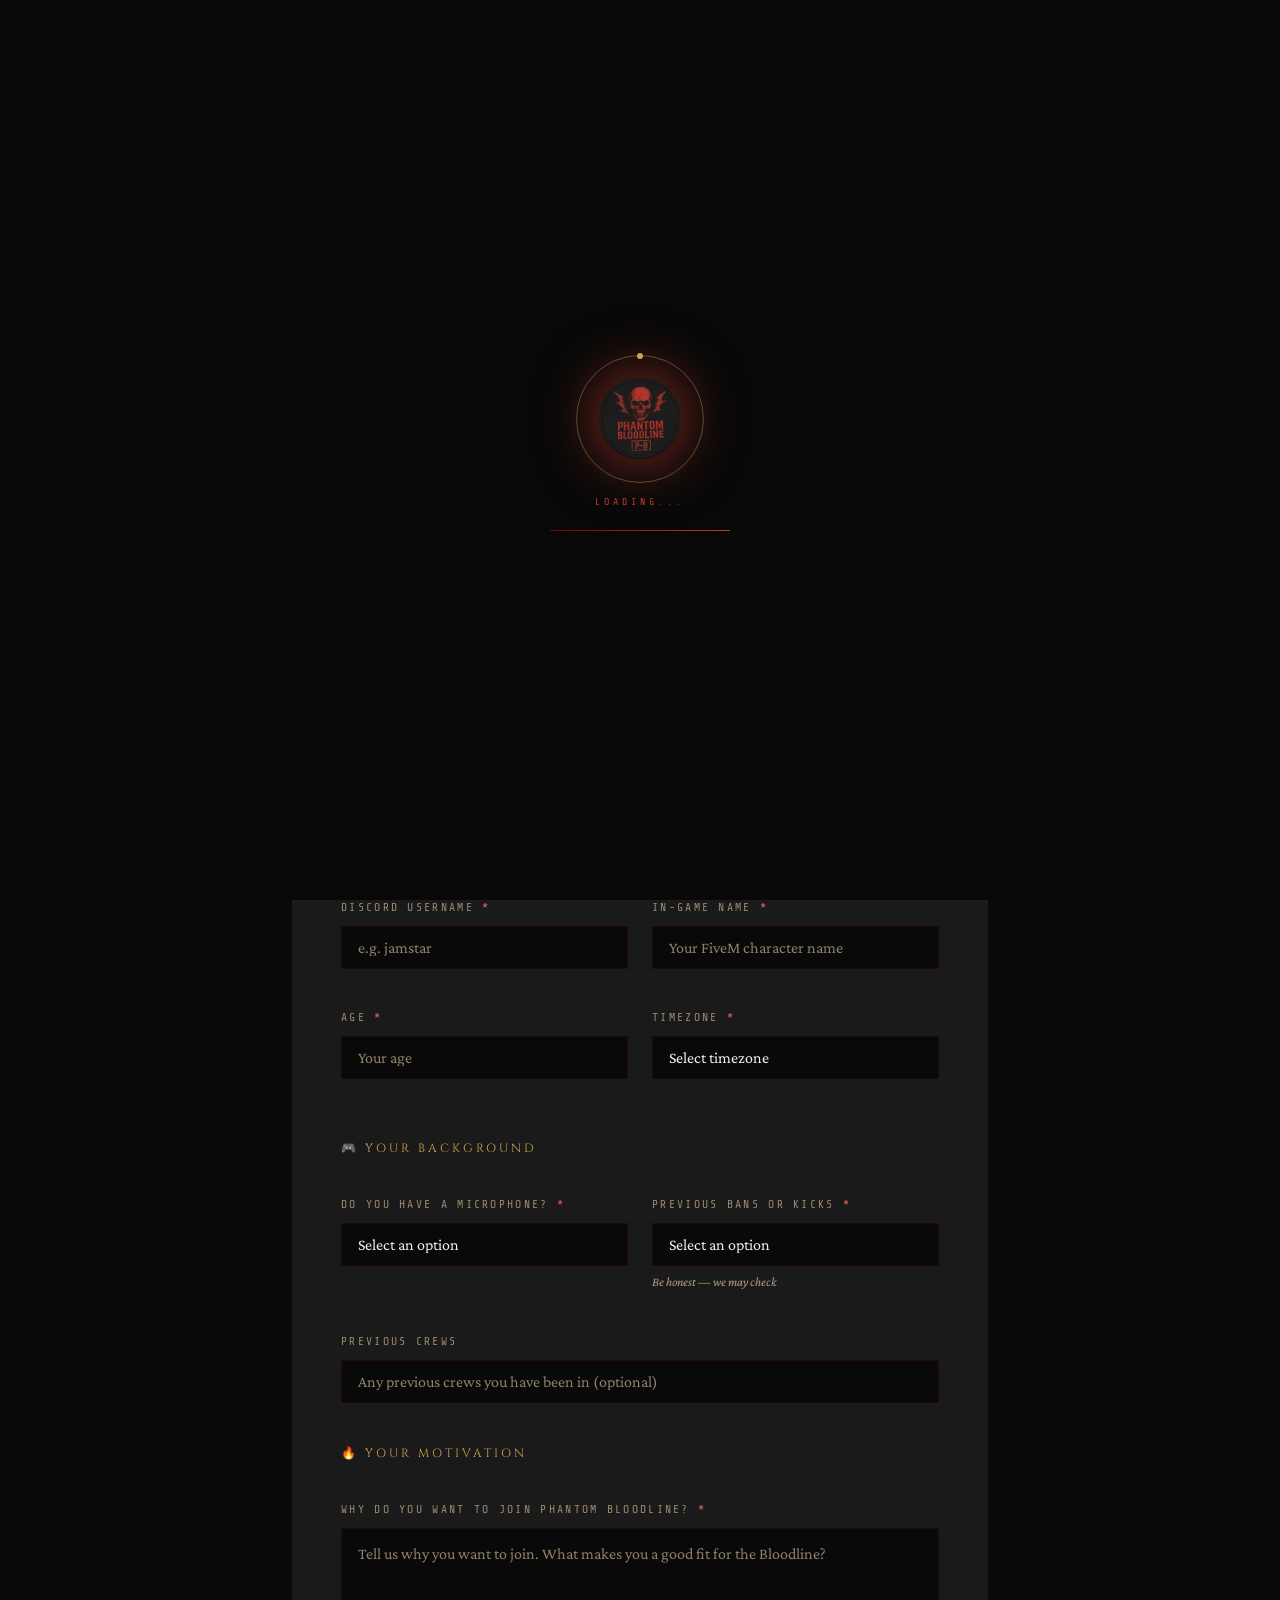
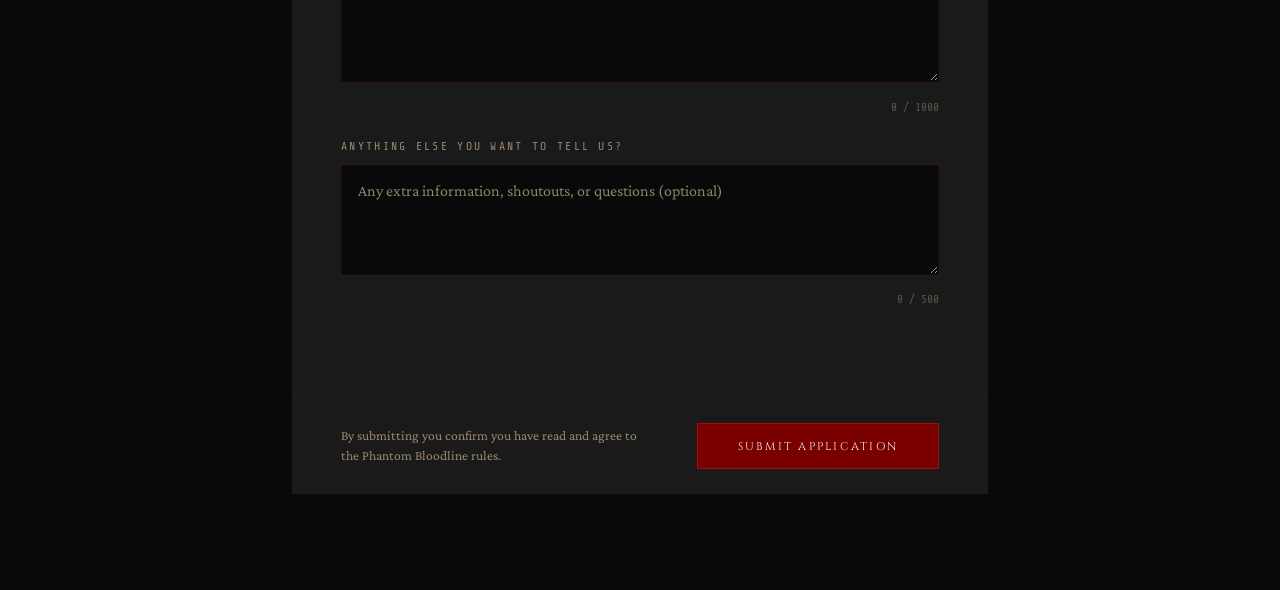
<file: apply.html>
<!DOCTYPE html>
<html lang="en">
<head>
<meta charset="UTF-8">
<meta name="viewport" content="width=device-width, initial-scale=1.0">
<title>Apply — Phantom Bloodline</title>
<meta name="description" content="Apply to join Phantom Bloodline — the elite FiveM CNR crew on EU1.">
<link rel="icon" type="image/png" href="logo.png">
<link rel="preconnect" href="https://fonts.googleapis.com">
<link href="https://fonts.googleapis.com/css2?family=Cinzel+Decorative:wght@400;700;900&family=Cinzel:wght@400;600;700;900&family=Crimson+Pro:ital,wght@0,300;0,400;0,600;1,300;1,400&family=Share+Tech+Mono&display=swap" rel="stylesheet">
<style>
:root {
  --blood:#7a0000; --blood-mid:#a01010; --blood-bright:#c0392b;
  --gold:#c9a84c; --gold-light:#e8c87a; --gold-dim:#7a5f28;
  --smoke:#080808; --ash:#111111; --coal:#1a1a1a;
  --bone:#e8dcc8; --parchment:#d4c4a8; --pale:#9a8870; --white:#f5f0e8;
}
*{margin:0;padding:0;box-sizing:border-box;}
html{scroll-behavior:smooth;}
body{background:var(--smoke);color:var(--bone);font-family:'Crimson Pro',serif;font-size:18px;line-height:1.75;overflow-x:hidden;}
body::after{content:'';position:fixed;inset:0;background-image:url("data:image/svg+xml,%3Csvg xmlns='http://www.w3.org/2000/svg' width='300' height='300'%3E%3Cfilter id='n'%3E%3CfeTurbulence type='fractalNoise' baseFrequency='0.75' numOctaves='4' stitchTiles='stitch'/%3E%3C/filter%3E%3Crect width='300' height='300' filter='url(%23n)' opacity='0.05'/%3E%3C/svg%3E");pointer-events:none;z-index:9998;opacity:0.3;}

/* LOADER */
#loader{position:fixed;inset:0;z-index:99999;background:var(--smoke);display:flex;flex-direction:column;align-items:center;justify-content:center;transition:opacity 0.8s ease,visibility 0.8s ease;}
#loader.hidden{opacity:0;visibility:hidden;pointer-events:none;}
.loader-logo{width:100px;height:100px;position:relative;animation:loader-pulse 2s ease-in-out infinite;}
.loader-logo img{width:100%;height:100%;object-fit:contain;filter:drop-shadow(0 0 30px rgba(192,57,43,0.8));}
.loader-ring{position:absolute;inset:-14px;border:1px solid rgba(201,168,76,0.4);border-radius:50%;animation:spin-slow 3s linear infinite;}
.loader-ring::before{content:'';position:absolute;top:-3px;left:50%;width:6px;height:6px;background:var(--gold);border-radius:50%;transform:translateX(-50%);}
.loader-text{margin-top:1.5rem;font-family:'Share Tech Mono',monospace;font-size:0.62rem;letter-spacing:0.4em;color:var(--blood-bright);text-transform:uppercase;animation:loader-blink 1.2s ease-in-out infinite;}
.loader-bar{width:180px;height:1px;background:rgba(122,0,0,0.2);margin-top:1.2rem;overflow:hidden;}
.loader-bar-fill{height:100%;width:0%;background:linear-gradient(to right,var(--blood),var(--blood-bright));animation:loader-fill 1.8s ease-out forwards;}
@keyframes loader-fill{to{width:100%}}
@keyframes loader-pulse{0%,100%{transform:scale(1)}50%{transform:scale(1.05)}}
@keyframes loader-blink{0%,100%{opacity:1}50%{opacity:0.3}}
@keyframes spin-slow{to{transform:rotate(360deg)}}

/* PAGE TRANSITION */
#page-transition{position:fixed;inset:0;z-index:9999;pointer-events:none;background:var(--blood);transform:scaleY(0);transform-origin:bottom;transition:transform 0.4s cubic-bezier(0.76,0,0.24,1);}
#page-transition.out{transform:scaleY(1);transform-origin:bottom;}
#page-transition.in{transform:scaleY(0);transform-origin:top;}

/* NAV */
nav{position:fixed;top:0;left:0;right:0;z-index:1000;padding:1.2rem 3rem;display:flex;justify-content:space-between;align-items:center;background:rgba(5,5,5,0.97);border-bottom:1px solid rgba(122,0,0,0.25);backdrop-filter:blur(10px);}
.nav-brand{font-family:'Cinzel',serif;font-weight:900;font-size:0.9rem;color:var(--gold);text-decoration:none;letter-spacing:0.2em;}
.nav-back{font-family:'Share Tech Mono',monospace;font-size:0.62rem;letter-spacing:0.2em;color:var(--pale);text-decoration:none;text-transform:uppercase;transition:color 0.2s;display:flex;align-items:center;gap:0.5rem;}
.nav-back:hover{color:var(--white);}
.nav-back::before{content:'←';}

/* HERO */
.apply-hero{padding:10rem 3rem 5rem;text-align:center;position:relative;overflow:hidden;}
.apply-hero-bg{position:absolute;inset:0;background:radial-gradient(ellipse 60% 40% at 50% 100%,rgba(122,0,0,0.12) 0%,transparent 70%);pointer-events:none;}
.apply-hero-grid{position:absolute;inset:0;background-image:linear-gradient(rgba(122,0,0,0.06) 1px,transparent 1px),linear-gradient(90deg,rgba(122,0,0,0.06) 1px,transparent 1px);background-size:80px 80px;mask-image:radial-gradient(ellipse 80% 70% at 50% 50%,black 20%,transparent 75%);pointer-events:none;}
.apply-eyebrow{display:inline-block;font-family:'Share Tech Mono',monospace;font-size:0.65rem;letter-spacing:0.4em;color:var(--blood-bright);text-transform:uppercase;margin-bottom:1rem;}
.apply-title{font-family:'Cinzel Decorative',serif;font-size:clamp(2rem,5vw,3.5rem);font-weight:900;color:var(--white);margin-bottom:0.8rem;position:relative;}
.apply-sub{font-family:'Crimson Pro',serif;font-style:italic;color:var(--pale);font-size:1.1rem;max-width:500px;margin:0 auto;line-height:1.7;}

/* REQUIREMENTS */
.requirements{max-width:800px;margin:0 auto 3rem;padding:0 2rem;}
.req-grid{display:grid;grid-template-columns:repeat(auto-fill,minmax(200px,1fr));gap:1px;background:rgba(122,0,0,0.15);border:1px solid rgba(122,0,0,0.15);margin-top:2rem;}
.req-item{background:var(--coal);padding:1.5rem;text-align:center;}
.req-icon{font-size:1.5rem;display:block;margin-bottom:0.4rem;}
.req-label{font-family:'Cinzel',serif;font-size:0.75rem;color:var(--gold);margin-bottom:0.3rem;}
.req-desc{font-size:0.85rem;color:var(--pale);}

/* FORM */
.form-wrap{max-width:760px;margin:0 auto;padding:0 2rem 6rem;}
.form-card{background:var(--coal);border:1px solid rgba(122,0,0,0.2);position:relative;overflow:hidden;}
.form-card::before{content:'';position:absolute;top:0;left:0;right:0;height:2px;background:linear-gradient(to right,transparent,var(--blood-bright),transparent);}
.form-inner{padding:3rem;}
.form-section{margin-bottom:2.5rem;}
.form-section-title{font-family:'Cinzel',serif;font-size:0.75rem;letter-spacing:0.25em;color:var(--gold);text-transform:uppercase;margin-bottom:1.5rem;padding-bottom:0.7rem;border-bottom:1px solid rgba(122,0,0,0.2);display:flex;align-items:center;gap:0.7rem;}
.form-row{display:grid;grid-template-columns:1fr 1fr;gap:1.5rem;margin-bottom:1.2rem;}
.form-group{margin-bottom:1.2rem;}
label{display:block;font-family:'Share Tech Mono',monospace;font-size:0.62rem;letter-spacing:0.2em;color:var(--pale);text-transform:uppercase;margin-bottom:0.5rem;}
label .req-star{color:var(--blood-bright);}
input,select,textarea{width:100%;background:rgba(5,5,5,0.8);border:1px solid rgba(122,0,0,0.25);color:var(--white);font-family:'Crimson Pro',serif;font-size:1rem;padding:0.75rem 1rem;outline:none;transition:border-color 0.25s,box-shadow 0.25s;appearance:none;-webkit-appearance:none;}
input:focus,select:focus,textarea:focus{border-color:var(--blood-bright);box-shadow:0 0 0 2px rgba(192,57,43,0.15);}
input.error,select.error,textarea.error{border-color:var(--blood-bright);animation:shake 0.35s ease;}
@keyframes shake{0%,100%{transform:translateX(0)}25%{transform:translateX(-6px)}75%{transform:translateX(6px)}}
input.valid,select.valid,textarea.valid{border-color:rgba(87,242,135,0.4);}
select option{background:var(--ash);}
textarea{resize:vertical;min-height:110px;line-height:1.6;}
.field-hint{font-size:0.8rem;color:rgba(154,136,112,0.5);margin-top:0.3rem;font-style:italic;}
.field-error{font-family:'Share Tech Mono',monospace;font-size:0.6rem;letter-spacing:0.1em;color:var(--blood-bright);margin-top:0.3rem;display:none;}
.field-error.show{display:block;}
.char-count{font-family:'Share Tech Mono',monospace;font-size:0.58rem;color:var(--pale);text-align:right;margin-top:0.3rem;opacity:0.5;}
.char-count.warn{color:var(--gold);}

/* PROGRESS */
.form-progress{display:flex;align-items:center;gap:0;margin-bottom:2.5rem;background:rgba(122,0,0,0.08);border:1px solid rgba(122,0,0,0.15);overflow:hidden;}
.progress-step{flex:1;text-align:center;padding:0.7rem 0.5rem;font-family:'Share Tech Mono',monospace;font-size:0.58rem;letter-spacing:0.1em;color:rgba(154,136,112,0.4);text-transform:uppercase;transition:all 0.3s;border-right:1px solid rgba(122,0,0,0.15);}
.progress-step:last-child{border-right:none;}
.progress-step.active{color:var(--white);background:rgba(122,0,0,0.15);}
.progress-step.done{color:var(--blood-bright);}

/* SUBMIT BTN */
.form-footer{display:flex;align-items:center;justify-content:space-between;flex-wrap:wrap;gap:1rem;padding:1.5rem 3rem;border-top:1px solid rgba(122,0,0,0.15);}
.form-footer p{font-size:0.85rem;color:var(--pale);max-width:300px;line-height:1.5;}
.submit-btn{font-family:'Cinzel',serif;font-size:0.7rem;letter-spacing:0.2em;padding:0.9rem 2.5rem;background:var(--blood);border:1px solid var(--blood-mid);color:var(--white);text-transform:uppercase;cursor:pointer;transition:all 0.3s;display:flex;align-items:center;gap:0.7rem;position:relative;overflow:hidden;}
.submit-btn:hover{background:var(--blood-bright);transform:translateY(-1px);box-shadow:0 8px 30px rgba(122,0,0,0.4);}
.submit-btn:disabled{opacity:0.5;cursor:not-allowed;transform:none;box-shadow:none;}
.submit-btn .btn-spinner{width:14px;height:14px;border:2px solid rgba(255,255,255,0.3);border-top-color:white;border-radius:50%;animation:spin-slow 0.7s linear infinite;display:none;}
.submit-btn.loading .btn-spinner{display:block;}
.submit-btn.loading .btn-text{display:none;}

/* SUCCESS */
#success-screen{display:none;padding:4rem 3rem;text-align:center;}
#success-screen.show{display:block;}
.success-icon{font-size:3.5rem;display:block;margin-bottom:1.5rem;animation:bounce-in 0.5s cubic-bezier(0.16,1,0.3,1);}
@keyframes bounce-in{0%{transform:scale(0)}100%{transform:scale(1)}}
.success-title{font-family:'Cinzel',serif;font-size:1.8rem;color:var(--white);margin-bottom:0.8rem;}
.success-msg{color:var(--pale);max-width:450px;margin:0 auto 2rem;line-height:1.7;}
.success-steps{text-align:left;background:rgba(122,0,0,0.06);border:1px solid rgba(122,0,0,0.15);padding:1.5rem 2rem;margin:2rem auto;max-width:400px;}
.success-steps h4{font-family:'Cinzel',serif;font-size:0.8rem;color:var(--gold);margin-bottom:1rem;letter-spacing:0.1em;}
.success-step{display:flex;gap:0.8rem;align-items:flex-start;margin-bottom:0.8rem;font-size:0.95rem;color:var(--pale);}
.success-step-num{font-family:'Cinzel',serif;color:var(--blood-bright);flex-shrink:0;font-weight:700;}

/* ERROR MESSAGE */
.form-error-msg{background:rgba(122,0,0,0.1);border:1px solid rgba(192,57,43,0.3);padding:1rem 1.5rem;margin:0 3rem 1.5rem;font-family:'Share Tech Mono',monospace;font-size:0.65rem;letter-spacing:0.1em;color:var(--blood-bright);display:none;}
.form-error-msg.show{display:block;}

/* MOBILE */
@media(max-width:700px){
  .form-row{grid-template-columns:1fr;}
  .form-inner{padding:2rem 1.5rem;}
  .form-footer{flex-direction:column;padding:1.5rem;}
  .submit-btn{width:100%;justify-content:center;}
  nav{padding:1rem 1.5rem;}
  .requirements{padding:0 1.5rem;}
  .form-wrap{padding:0 1.5rem 4rem;}
}
</style>
<link rel="stylesheet" href="upgrade.css?v=4">
</head>
<body>

<div id="loader">
  <div class="loader-logo">
    <img src="logo.png" alt="PB">
    <div class="loader-ring"></div>
  </div>
  <div class="loader-text">Loading...</div>
  <div class="loader-bar"><div class="loader-bar-fill"></div></div>
</div>
<div id="page-transition"></div>

<nav>
  <a href="index.html" class="nav-back">Back to Site</a>
  <a href="index.html" class="nav-brand">P·B</a>
</nav>

<div class="apply-hero">
  <div class="apply-hero-bg"></div>
  <div class="apply-hero-grid"></div>
  <span class="apply-eyebrow">Recruitment</span>
  <h1 class="apply-title">Apply to Join P-B</h1>
  <p class="apply-sub">Think you have what it takes? Fill in the form below and our recruiters will review your application in Discord.</p>
</div>

<div class="requirements">
  <div class="req-grid">
    <div class="req-item"><span class="req-icon">🎮</span><div class="req-label">FiveM EU1</div><div class="req-desc">Active on FiveM EU1</div></div>
    <div class="req-item"><span class="req-icon">🎤</span><div class="req-label">Microphone</div><div class="req-desc">Recommended but not required</div></div>
    <div class="req-item"><span class="req-icon">🩸</span><div class="req-label">Loyalty</div><div class="req-desc">No double-clanning allowed</div></div>
    <div class="req-item"><span class="req-icon">📋</span><div class="req-label">Clean Record</div><div class="req-desc">Minimal bans preferred</div></div>
  </div>
</div>

<div class="form-wrap">
  <div class="form-card">
    <div class="form-inner" id="form-inner">
      <div class="form-progress">
        <div class="progress-step active" id="step-1">01 Identity</div>
        <div class="progress-step" id="step-2">02 Background</div>
        <div class="progress-step" id="step-3">03 Motivation</div>
      </div>

      <form id="apply-form" novalidate>
        <!-- Honeypot: hidden from humans, bots fill this in -->
        <input type="text" id="hp-field" name="website" style="display:none;position:absolute;left:-9999px;" tabindex="-1" autocomplete="off">
        <!-- SECTION 1 -->
        <div class="form-section" id="section-1">
          <div class="form-section-title">🩸 Your Identity</div>
          <div class="form-row">
            <div class="form-group">
              <label>Discord Username <span class="req-star">*</span></label>
              <input type="text" id="discord" name="discord" placeholder="e.g. jamstar" autocomplete="off">
              <div class="field-error" id="err-discord">Please enter your Discord username</div>
            </div>
            <div class="form-group">
              <label>In-Game Name <span class="req-star">*</span></label>
              <input type="text" id="ign" name="ign" placeholder="Your FiveM character name">
              <div class="field-error" id="err-ign">Please enter your in-game name</div>
            </div>
          </div>
          <div class="form-row">
            <div class="form-group">
              <label>Age <span class="req-star">*</span></label>
              <input type="number" id="age" name="age" placeholder="Your age" min="13" max="99">
              <div class="field-error" id="err-age">Please enter a valid age (13+)</div>
            </div>
            <div class="form-group">
              <label>Timezone <span class="req-star">*</span></label>
              <select id="timezone" name="timezone">
                <option value="">Select timezone</option>
                <option value="GMT">GMT / UTC</option>
                <option value="GMT+1">GMT+1 (BST)</option>
                <option value="GMT+2">GMT+2 (CEST)</option>
                <option value="GMT+3">GMT+3</option>
                <option value="GMT-5">GMT-5 (EST)</option>
                <option value="GMT-6">GMT-6 (CST)</option>
                <option value="GMT-7">GMT-7 (MST)</option>
                <option value="GMT-8">GMT-8 (PST)</option>
                <option value="Other">Other</option>
              </select>
              <div class="field-error" id="err-timezone">Please select your timezone</div>
            </div>
          </div>
        </div>

        <!-- SECTION 2 -->
        <div class="form-section" id="section-2">
          <div class="form-section-title">🎮 Your Background</div>
          <div class="form-row">
            <div class="form-group">
              <label>Do you have a microphone? <span class="req-star">*</span></label>
              <select id="mic" name="mic">
                <option value="">Select an option</option>
                <option value="yes">Yes</option>
                <option value="no">No</option>
              </select>
              <div class="field-error" id="err-mic">Please select an option</div>
            </div>
            <div class="form-group">
              <label>Previous Bans or Kicks <span class="req-star">*</span></label>
              <select id="bans" name="bans">
                <option value="">Select an option</option>
                <option value="none">No bans or kicks</option>
                <option value="1">1 ban/kick</option>
                <option value="2-3">2–3 bans/kicks</option>
                <option value="4+">4+ bans/kicks</option>
              </select>
              <p class="field-hint">Be honest — we may check</p>
              <div class="field-error" id="err-bans">Please select an option</div>
            </div>
          </div>
          <div class="form-group">
            <label>Previous Crews</label>
            <input type="text" id="crews" name="crews" placeholder="Any previous crews you have been in (optional)">
          </div>
        </div>

        <!-- SECTION 3 -->
        <div class="form-section" id="section-3">
          <div class="form-section-title">🔥 Your Motivation</div>
          <div class="form-group">
            <label>Why do you want to join Phantom Bloodline? <span class="req-star">*</span></label>
            <textarea id="why" name="why" placeholder="Tell us why you want to join. What makes you a good fit for the Bloodline?" rows="5" maxlength="1000"></textarea>
            <div class="char-count" id="why-count">0 / 1000</div>
            <div class="field-error" id="err-why">Please tell us why you want to join (min 50 characters)</div>
          </div>
          <div class="form-group">
            <label>Anything else you want to tell us?</label>
            <textarea id="extra" name="extra" placeholder="Any extra information, shoutouts, or questions (optional)" rows="3" maxlength="500"></textarea>
            <div class="char-count" id="extra-count">0 / 500</div>
          </div>
        </div>
      </form>
    </div>

    <div id="success-screen">
      <span class="success-icon">🩸</span>
      <h2 class="success-title">Application Submitted!</h2>
      <p class="success-msg">Your application has been sent. A recruiter will reach out to you on Discord shortly. Make sure your DMs are open.</p>
      <div class="success-steps">
        <h4>What Happens Next</h4>
        <div class="success-step"><span class="success-step-num">1.</span> A recruiter will DM you on Discord within 24–48 hours</div>
        <div class="success-step"><span class="success-step-num">2.</span> You may be invited for a quick voice interview</div>
        <div class="success-step"><span class="success-step-num">3.</span> If accepted, you will start as a Trial member</div>
        <div class="success-step"><span class="success-step-num">4.</span> Prove your loyalty and earn your rank</div>
      </div>
      <a href="https://discord.gg/Pn7WB4ktjn" target="_blank" style="display:inline-flex;align-items:center;gap:0.6rem;padding:0.9rem 2.5rem;background:var(--blood);border:1px solid var(--blood-mid);color:var(--white);font-family:'Cinzel',serif;font-size:0.7rem;letter-spacing:0.2em;text-transform:uppercase;text-decoration:none;margin-top:1rem;">Join Discord While You Wait</a>
    </div>

    <div class="form-error-msg" id="form-error-msg">⚠ Something went wrong. Please try again or join our Discord directly.</div>

    <div class="form-footer" id="form-footer">
      <p>By submitting you confirm you have read and agree to the Phantom Bloodline rules.</p>
      <button class="submit-btn" id="submit-btn" type="button" onclick="submitForm()">
        <div class="btn-spinner"></div>
        <span class="btn-text">Submit Application</span>
      </button>
    </div>
  </div>
</div>

<script>
// LOADER
window.addEventListener('load',()=>setTimeout(()=>document.getElementById('loader').classList.add('hidden'),1800));

// PAGE TRANSITIONS
document.querySelectorAll('a[href]').forEach(link=>{
  const href=link.getAttribute('href');
  if(!href||href.startsWith('#')||href.startsWith('http')||href.startsWith('mailto'))return;
  link.addEventListener('click',e=>{
    e.preventDefault();
    const pt=document.getElementById('page-transition');
    pt.classList.add('out');
    setTimeout(()=>{window.location.href=href;},400);
  });
});
window.addEventListener('pageshow',()=>{
  const pt=document.getElementById('page-transition');
  pt.classList.remove('out');pt.classList.add('in');
  setTimeout(()=>pt.classList.remove('in'),600);
});

// CHAR COUNTS
document.getElementById('why').addEventListener('input',function(){
  const c=this.value.length;
  const el=document.getElementById('why-count');
  el.textContent=c+' / 1000';
  el.classList.toggle('warn',c>800);
});
document.getElementById('extra').addEventListener('input',function(){
  const c=this.value.length;
  const el=document.getElementById('extra-count');
  el.textContent=c+' / 500';
  el.classList.toggle('warn',c>400);
});

// PROGRESS STEPS
const fields1=['discord','ign','age','timezone'];
const fields2=['mic','bans'];
function updateProgress(){
  const s1=fields1.every(f=>document.getElementById(f).value.trim());
  const s2=fields2.every(f=>document.getElementById(f).value.trim());
  document.getElementById('step-1').className='progress-step'+(s1?' done':' active');
  document.getElementById('step-2').className='progress-step'+(s2?' done':s1?' active':'');
  document.getElementById('step-3').className='progress-step'+(document.getElementById('why').value.trim().length>=50?' done':s2?' active':'');
}
[...fields1,...fields2,'why'].forEach(id=>{
  const el=document.getElementById(id);
  if(el) el.addEventListener('input',updateProgress);
  if(el) el.addEventListener('change',updateProgress);
});

// VALIDATION
function validate(id,check){
  const el=document.getElementById(id);
  const err=document.getElementById('err-'+id);
  const ok=check(el.value);
  el.classList.toggle('error',!ok);
  el.classList.toggle('valid',ok);
  if(err) err.classList.toggle('show',!ok);
  return ok;
}
function validateAll(){
  const checks=[
    validate('discord',v=>v.trim().length>=2),
    validate('ign',v=>v.trim().length>=2),
    validate('age',v=>{const n=parseInt(v);return !isNaN(n)&&n>=13&&n<=99;}),
    validate('timezone',v=>v.trim()!==''),
    validate('mic',v=>v.trim()!==''),
    validate('bans',v=>v.trim()!==''),
    validate('why',v=>v.trim().length>=50),
  ];
  return checks.every(Boolean);
}

// SUBMIT
async function submitForm(){
  if(!validateAll()) return;
  const btn=document.getElementById('submit-btn');
  btn.classList.add('loading');btn.disabled=true;

  const payload={
    discord:document.getElementById('discord').value.trim(),
    ign:document.getElementById('ign').value.trim(),
    age:document.getElementById('age').value.trim(),
    timezone:document.getElementById('timezone').value,
    mic:document.getElementById('mic').value,
    bans:document.getElementById('bans').value,
    crews:document.getElementById('crews').value.trim(),
    why:document.getElementById('why').value.trim(),
    extra:document.getElementById('extra').value.trim(),
    submittedAt:new Date().toISOString()
  };

  // Store application locally and show success
  // To receive applications: add a Discord webhook URL below
  // Replace WEBHOOK_URL with your actual webhook, or leave blank to skip
  // Blacklist check — fetch blacklist.json and check Discord username + IGN
  try {
    const blRes = await fetch('data/blacklist.json?t=' + Date.now());
    if (blRes.ok) {
      const blacklist = await blRes.json();
      const discordVal = document.getElementById('discord').value.trim().toLowerCase();
      const ignVal = document.getElementById('ign').value.trim().toLowerCase();
      const normaliseIgn = s => s
        .replace(/[\u{1F000}-\u{1FFFF}]|[\u{2600}-\u{27BF}]|[\u{1F300}-\u{1F9FF}]/gu, '')
        .replace(/\[.*?\]/g, '')
        .replace(/,\s*$/, '')
        .trim()
        .toLowerCase();
      const normIgnVal = normaliseIgn(ignVal);
      const isBlacklisted = blacklist.some(entry => {
        const entryIgn = normaliseIgn(entry.ign || '');
        return (entryIgn && entryIgn === normIgnVal) ||
               (entry.discordUsername && entry.discordUsername.toLowerCase() === discordVal) ||
               (entry.userId && entry.userId === discordVal);
      });
      if (isBlacklisted) {
        btn.classList.remove('loading'); btn.disabled = false;
        const errEl = document.getElementById('form-error-msg');
        errEl.textContent = '\u26a0 You are on the Phantom Bloodline blacklist and are not eligible to apply. If you believe this is a mistake, contact us on Discord.';
        errEl.classList.add('show');
        window.scrollTo({ top: errEl.offsetTop - 100, behavior: 'smooth' });
        return;
      }
    }
  } catch {}

  // Honeypot check — bots fill hidden fields, humans don't
  if (document.getElementById('hp-field').value) {
    btn.classList.remove('loading'); btn.disabled = false;
    return; // Silent fail for bots
  }

  try {
    const subRes = await fetch('https://discord.com/api/webhooks/1504211280633008159/vb8Um3veZE9ZuTRUq4elj_lzu1_At2-IPL2GEi0xgt3kWBC-L_rZ0gcSEY2wyNQa5h8g', {
      method: 'POST',
      headers: { 'Content-Type': 'application/json' },
      body: JSON.stringify({
        username: 'PB Application Bot',
        embeds: [{
          color: 0x7a0000,
          title: '🩸 New Website Application',
          fields: [
            { name: '👤 Discord', value: payload.discord, inline: true },
            { name: '🎮 IGN', value: payload.ign, inline: true },
            { name: '🎂 Age', value: payload.age, inline: true },
            { name: '🌍 Timezone', value: payload.timezone, inline: true },
            { name: '🎤 Microphone', value: payload.mic, inline: true },
            { name: '🚫 Bans/Kicks', value: payload.bans, inline: true },
            { name: '👥 Previous Crews', value: payload.crews || 'None', inline: false },
            { name: '🔥 Why Phantom Bloodline?', value: payload.why, inline: false },
            { name: '📝 Extra Info', value: payload.extra || '—', inline: false },
          ],
          timestamp: payload.submittedAt,
          footer: { text: 'Phantom Bloodline | Website Application' }
        }]
      })
    });
    if (!subRes.ok) throw new Error('webhook ' + subRes.status);
  } catch {
    btn.classList.remove('loading'); btn.disabled = false;
    const errEl = document.getElementById('form-error-msg');
    errEl.textContent = '\u26a0 Your application could not be sent. Please try again, or message us on Discord.';
    errEl.classList.add('show');
    return;
  }

  showSuccess();
}

function showSuccess(){
  document.getElementById('form-inner').style.display='none';
  document.getElementById('form-footer').style.display='none';
  document.getElementById('success-screen').classList.add('show');
  window.scrollTo({top:document.querySelector('.form-card').offsetTop-100,behavior:'smooth'});
}

// Live validation on blur
['discord','ign','age','timezone','mic','bans'].forEach(id=>{
  const el=document.getElementById(id);
  if(el) el.addEventListener('blur',()=>{
    if(el.value.trim()){
      validate(id,v=>v.trim().length>0);
    }
  });
});
</script>
</body>
</html>
</file>
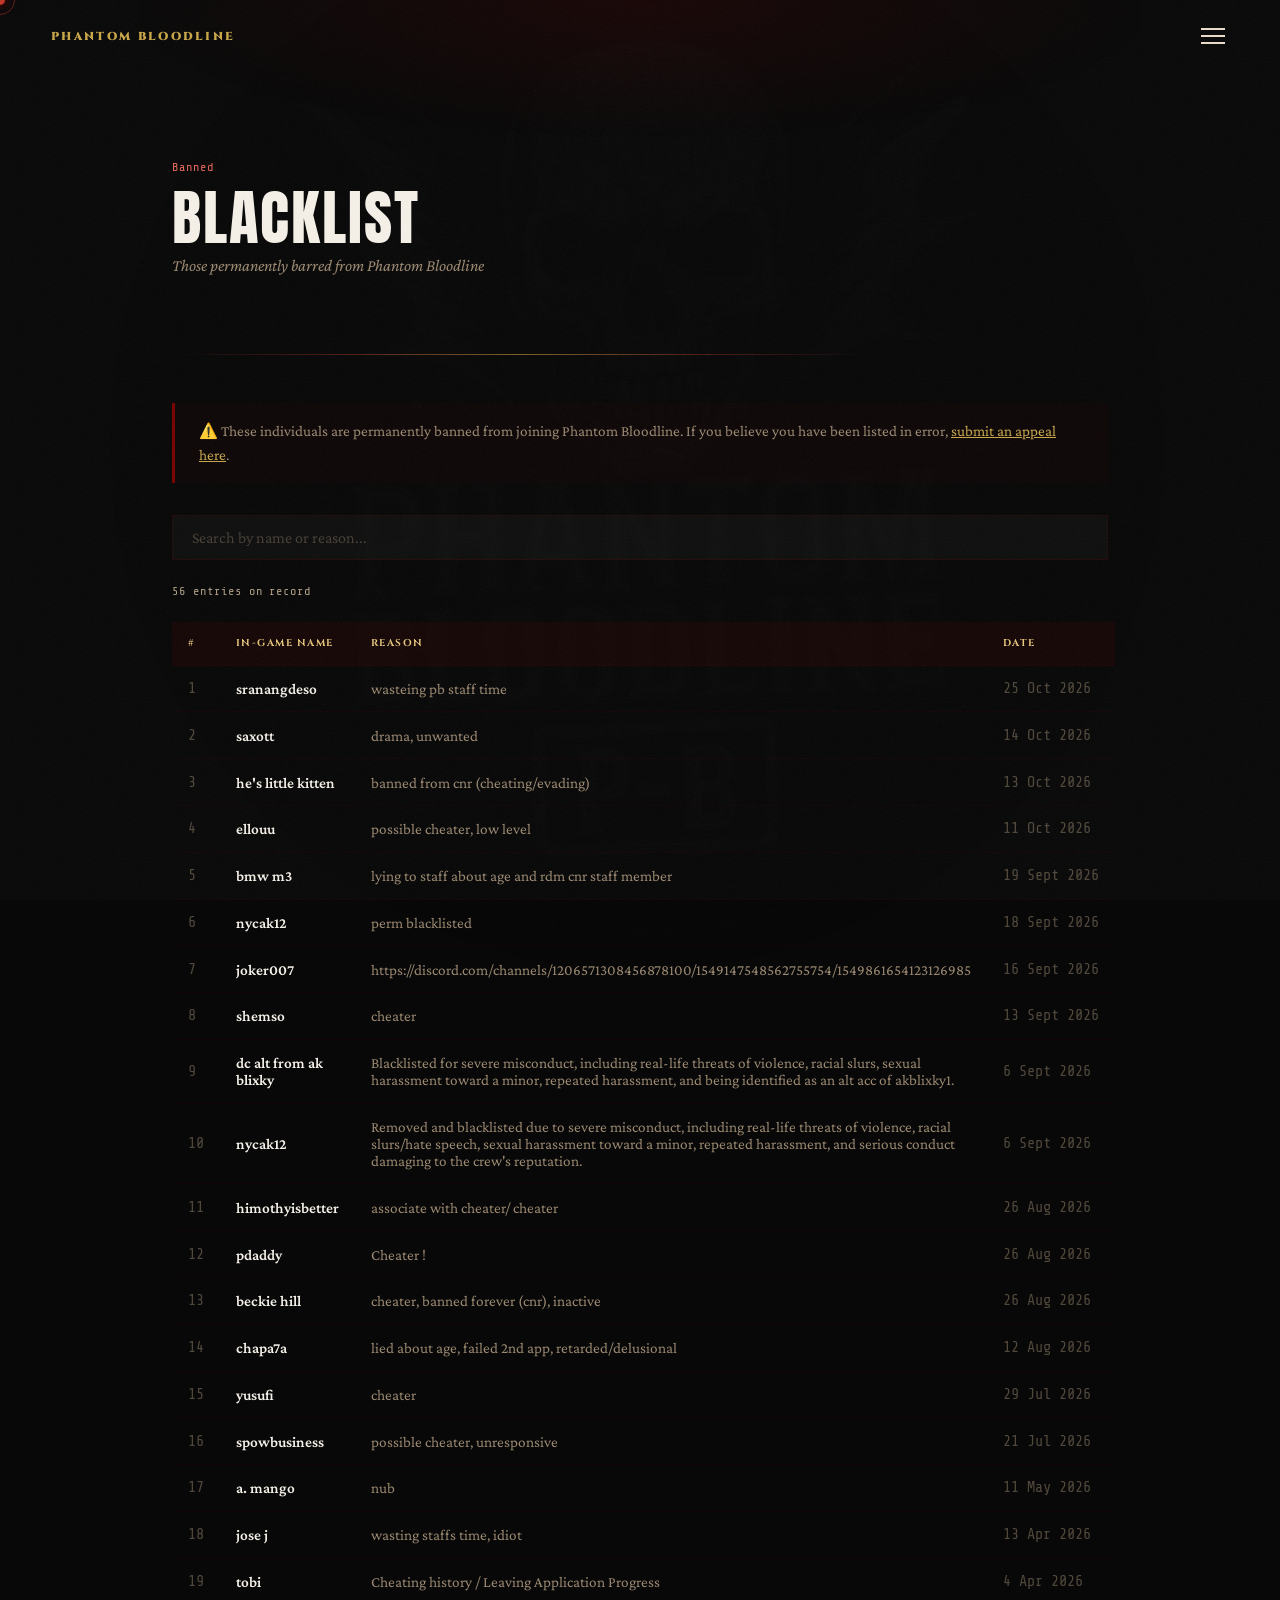
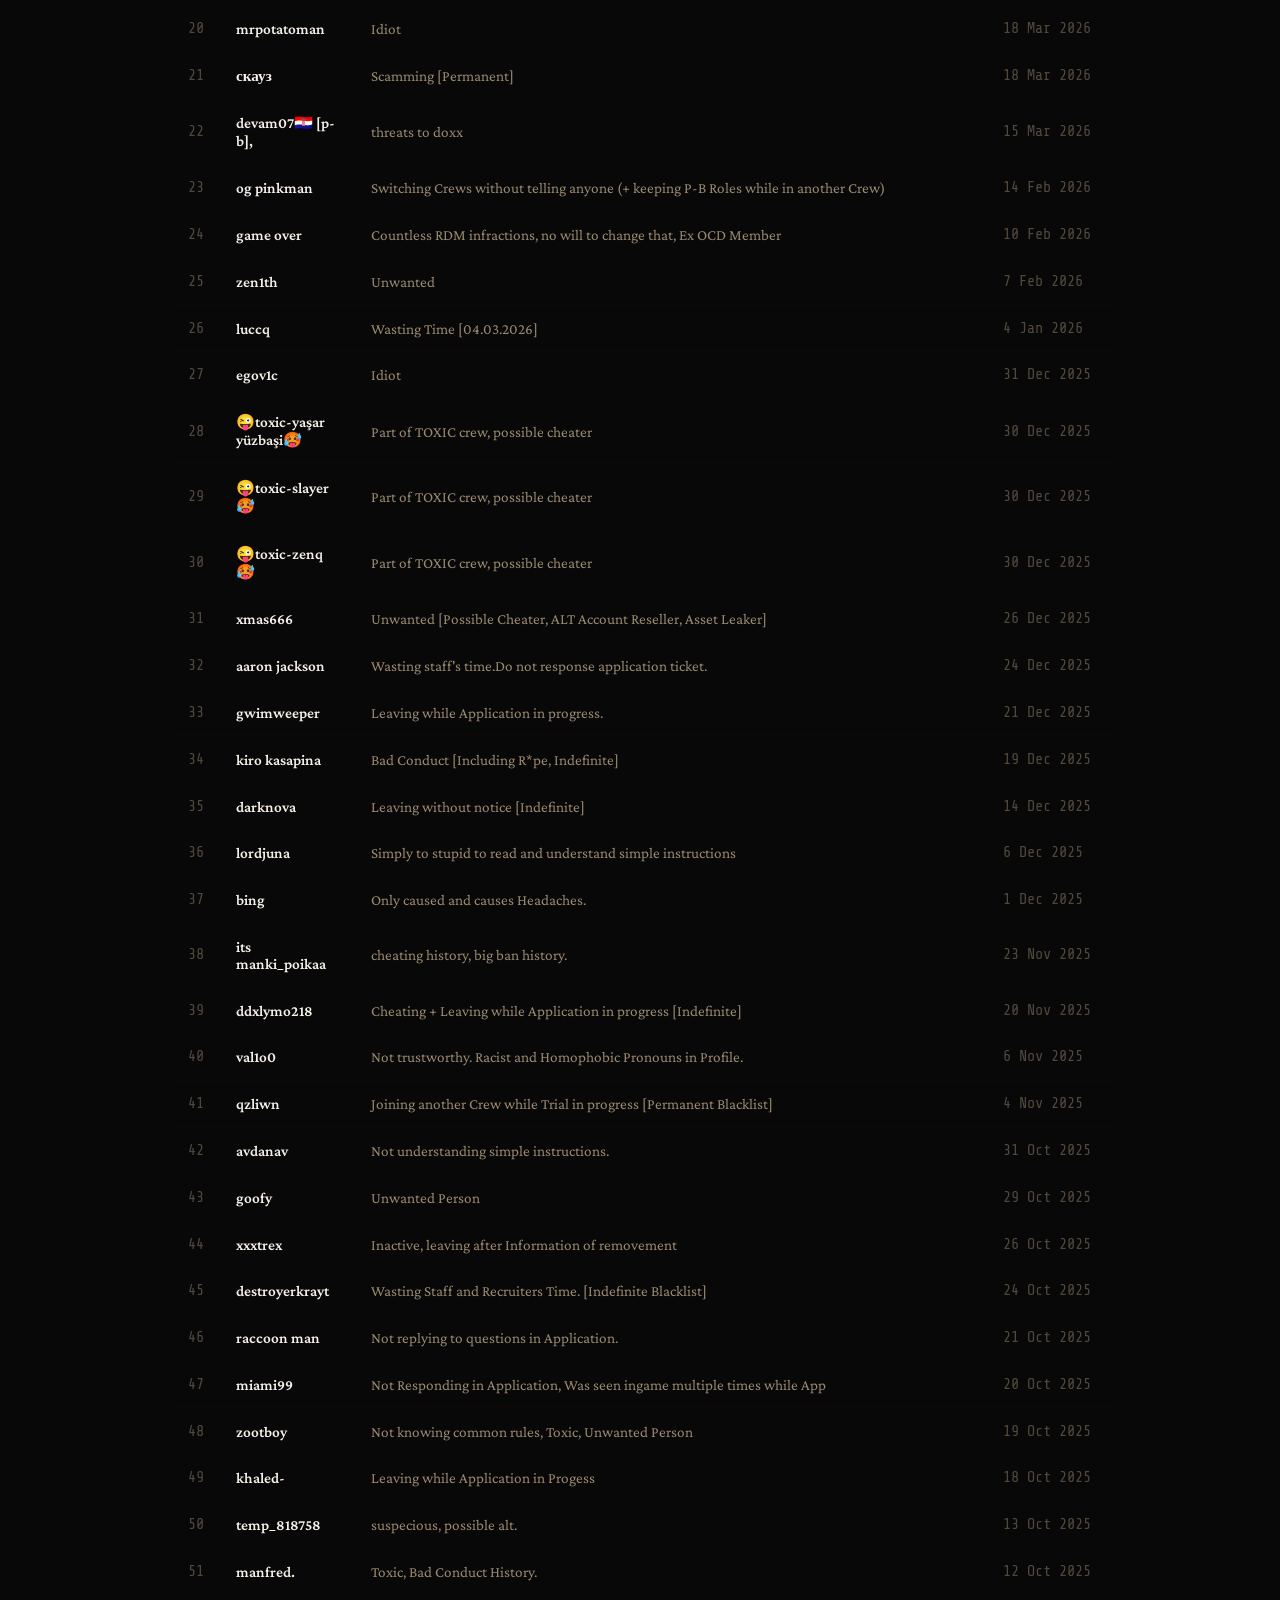
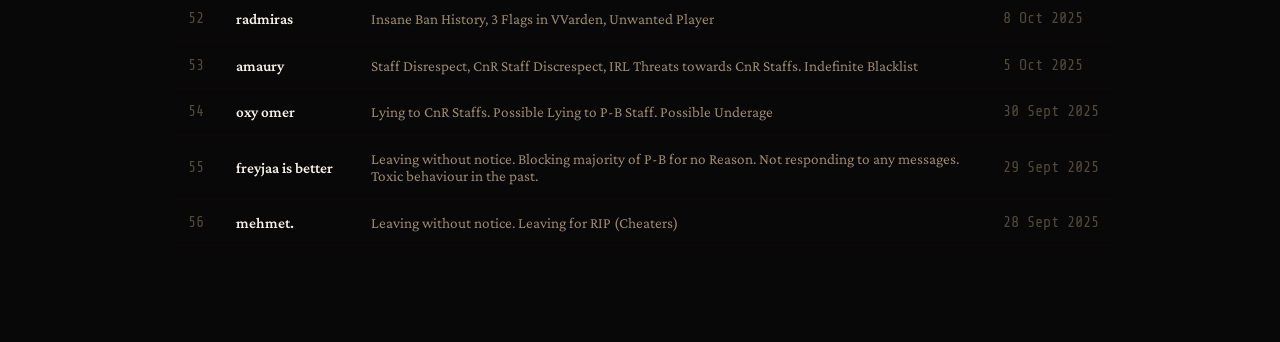
<file: blacklist.html>
<!DOCTYPE html>
<html lang="en">
<head>
<meta charset="UTF-8">
<meta name="viewport" content="width=device-width, initial-scale=1.0">
<title>Blacklist — Phantom Bloodline</title>
<link rel="preconnect" href="https://fonts.googleapis.com">
<link href="https://fonts.googleapis.com/css2?family=Cinzel+Decorative:wght@400;700&family=Cinzel:wght@400;600;700;900&family=Crimson+Pro:ital,wght@0,300;0,400;0,600;1,400&family=Share+Tech+Mono&display=swap" rel="stylesheet">
<style>
:root {
  --blood: #7a0000;
  --blood-mid: #a01010;
  --blood-bright: #c0392b;
  --gold: #c9a84c;
  --gold-light: #e8c87a;
  --gold-dim: #7a5f28;
  --smoke: #080808;
  --ash: #111111;
  --coal: #1a1a1a;
  --bone: #e8dcc8;
  --parchment: #d4c4a8;
  --pale: #9a8870;
  --white: #f5f0e8;
}
* { margin:0; padding:0; box-sizing:border-box; }
html { scroll-behavior:smooth; }
body { background:var(--smoke); color:var(--bone); font-family:'Crimson Pro',serif; font-size:18px; min-height:100vh; overflow-x:hidden; cursor:none !important; }
*, *::before, *::after { cursor:none !important; }
body::after { content:''; position:fixed; inset:0; background-image:url("data:image/svg+xml,%3Csvg xmlns='http://www.w3.org/2000/svg' width='300' height='300'%3E%3Cfilter id='n'%3E%3CfeTurbulence type='fractalNoise' baseFrequency='0.75' numOctaves='4' stitchTiles='stitch'/%3E%3C/filter%3E%3Crect width='300' height='300' filter='url(%23n)' opacity='0.05'/%3E%3C/svg%3E"); pointer-events:none; z-index:9998; opacity:0.3; }

/* Custom cursor */
#cursor { position:fixed; width:10px; height:10px; background:var(--blood-bright); border-radius:50%; pointer-events:none; z-index:9999; transform:translate(-50%,-50%); transition:transform 0.1s ease; box-shadow:0 0 8px var(--blood); }
#cursor-ring { position:fixed; width:30px; height:30px; border:1px solid rgba(192,57,43,0.5); border-radius:50%; pointer-events:none; z-index:9999; transform:translate(-50%,-50%); transition:all 0.15s ease; }

/* Scroll progress */
#scroll-progress { position:fixed; top:0; left:0; height:3px; width:0%; background:linear-gradient(to right, var(--blood), var(--blood-bright), var(--gold)); z-index:2000; box-shadow:0 0 10px rgba(192,57,43,0.6); }

/* Watermark */
.watermark { position:fixed; top:50%; left:50%; transform:translate(-50%,-50%); width:min(140vw,1800px); opacity:0.025; pointer-events:none; z-index:0; filter:grayscale(100%); }

/* Nav */
#nav { position:fixed; top:0; left:0; right:0; z-index:1000; padding:1.5rem clamp(1.5rem,4vw,5rem); display:flex; justify-content:space-between; align-items:center; transition:all 0.4s; }
#nav.solid { background:rgba(5,5,5,0.97); padding:1rem clamp(1.5rem,4vw,5rem); border-bottom:1px solid rgba(122,0,0,0.25); backdrop-filter:blur(10px); }
.nav-brand { font-family:'Cinzel',serif; font-weight:900; font-size:clamp(0.7rem,0.9vw,1rem); color:var(--gold); text-decoration:none; letter-spacing:0.2em; white-space:nowrap; flex-shrink:0; }
.nav-links { display:flex; gap:clamp(0.5rem,1vw,2rem); list-style:none; align-items:center; flex-wrap:nowrap; overflow:visible; }
.nav-links a { font-family:'Cinzel',serif; font-size:clamp(0.5rem,0.6vw,0.65rem); letter-spacing:0.15em; color:var(--pale); text-decoration:none; text-transform:uppercase; transition:color 0.25s; }
.nav-links a:hover, .nav-links a.active { color:var(--white); }
.nav-links .cta { padding:0.5rem clamp(0.6rem,1vw,1.5rem); border:1px solid var(--blood); color:var(--white); transition:all 0.3s; white-space:nowrap; flex-shrink:0; }
.nav-links .cta:hover { background:var(--blood); }
.nav-more-wrap { position:relative; }
.nav-more-trigger { cursor:none; display:flex; align-items:center; gap:0.3rem; font-family:'Cinzel',serif; font-size:clamp(0.5rem,0.6vw,0.65rem); letter-spacing:0.15em; color:var(--pale); text-transform:uppercase; transition:color 0.25s; }
.nav-more-trigger:hover { color:var(--white); }
.nav-more-trigger::after { content:'▾'; font-size:0.6rem; }
.mega-menu { position:absolute; top:calc(100% + 1.2rem); left:50%; transform:translateX(-50%) translateY(-8px); background:rgba(8,8,8,0.98); border:1px solid rgba(122,0,0,0.25); backdrop-filter:blur(12px); padding:0.5rem; min-width:200px; opacity:0; pointer-events:none; transition:opacity 0.25s ease,transform 0.25s ease; box-shadow:0 20px 50px rgba(0,0,0,0.6); }
.nav-more-wrap:hover .mega-menu { opacity:1; pointer-events:auto; transform:translateX(-50%) translateY(0); }
.mega-menu a { display:block; padding:0.7rem 1.2rem; font-family:'Cinzel',serif; font-size:0.62rem; letter-spacing:0.15em; color:var(--pale); text-decoration:none; text-transform:uppercase; transition:all 0.2s; white-space:nowrap; }
.mega-menu a:hover { color:var(--white); background:rgba(122,0,0,0.12); }
.nav-hamburger { display:none; flex-direction:column; gap:5px; background:none; border:none; cursor:none; padding:4px; }
.nav-hamburger span { display:block; width:24px; height:2px; background:var(--bone); transition:all 0.3s; }

/* Mobile menu */
.mobile-menu { position:fixed; inset:0; background:rgba(5,5,5,0.98); z-index:999; display:flex; flex-direction:column; justify-content:center; align-items:center; gap:2rem; transform:translateX(100%); transition:transform 0.4s ease; }
.mobile-menu.open { transform:translateX(0); }
.mobile-menu a { font-family:'Cinzel',serif; font-size:1.2rem; letter-spacing:0.3em; color:var(--bone); text-decoration:none; text-transform:uppercase; transition:color 0.2s; }
.mobile-menu a:hover { color:var(--gold); }
.mobile-menu .cta { padding:0.8rem 2rem; border:1px solid var(--blood); color:var(--white); }

/* Page hero */
.page-hero { padding:10rem 2rem 5rem; text-align:center; background:radial-gradient(ellipse 80% 60% at 50% 0%, rgba(122,0,0,0.15) 0%, transparent 65%); position:relative; }
.page-hero::after { content:''; position:absolute; bottom:0; left:50%; transform:translateX(-50%); width:70%; max-width:900px; height:1px; background:linear-gradient(to right,transparent,rgba(192,57,43,0.4),var(--gold-dim),rgba(192,57,43,0.4),transparent); }
.eyebrow { font-family:'Share Tech Mono',monospace; font-size:0.65rem; letter-spacing:0.4em; color:var(--blood-bright); text-transform:uppercase; display:block; margin-bottom:0.8rem; }
.page-title { font-family:'Cinzel Decorative',serif; font-size:clamp(2rem,5vw,3.5rem); font-weight:700; color:var(--white); margin-bottom:0.5rem; text-shadow:0 0 30px rgba(192,57,43,0.3); }
.page-subtitle { color:var(--pale); font-style:italic; font-size:1.05rem; }

/* Wrap */
.wrap { max-width:1000px; margin:0 auto; padding:3rem 2rem 6rem; position:relative; z-index:1; }

/* Reveal animations */
.reveal { opacity:0; transform:translateY(24px); transition:opacity 0.7s cubic-bezier(0.16,1,0.3,1), transform 0.7s cubic-bezier(0.16,1,0.3,1); }
.reveal.in { opacity:1; transform:translateY(0); }

/* Common elements */
.search-box { width:100%; background:rgba(255,255,255,0.03); border:1px solid rgba(122,0,0,0.2); color:var(--bone); font-family:'Crimson Pro',serif; font-size:1rem; padding:0.8rem 1.2rem; outline:none; transition:border-color 0.2s; margin-bottom:1.5rem; }
.search-box:focus { border-color:var(--blood-bright); }
.search-box::placeholder { color:rgba(154,136,112,0.4); }
.count-bar { font-family:'Share Tech Mono',monospace; font-size:0.6rem; letter-spacing:0.15em; color:rgba(154,136,112,0.35); margin-bottom:1.5rem; }
.loading-wrap { text-align:center; padding:5rem; }
.spinner { width:40px; height:40px; border:2px solid rgba(122,0,0,0.2); border-top-color:var(--blood-bright); border-radius:50%; animation:spin 0.8s linear infinite; margin:0 auto 1rem; }
@keyframes spin { to{transform:rotate(360deg)} }
.loading-text { font-family:'Share Tech Mono',monospace; font-size:0.65rem; letter-spacing:0.3em; color:var(--pale); text-transform:uppercase; }
.empty { text-align:center; padding:4rem; color:var(--pale); font-style:italic; }
.hidden { display:none; }

@media(max-width:1200px) { #nav,#nav.solid { padding:1rem 2rem; } .nav-links { gap:1.2rem; } }
@media(max-width:900px) { #nav,#nav.solid { padding:1rem 1.5rem; } .nav-links { display:none; } .nav-hamburger { display:flex; } }
</style>
<style>
.notice { border-left:3px solid var(--blood); background:rgba(122,0,0,0.06); padding:1rem 1.5rem; margin-bottom:2rem; font-size:0.95rem; color:var(--pale); line-height:1.6; }
.bl-table { width:100%; border-collapse:collapse; }
.bl-table thead tr { background:rgba(122,0,0,0.12); border-bottom:1px solid rgba(122,0,0,0.2); }
.bl-table th { font-family:'Cinzel',serif; font-size:0.62rem; letter-spacing:0.15em; color:var(--gold-light); text-transform:uppercase; padding:0.9rem 1rem; text-align:left; }
.bl-table tbody tr { border-bottom:1px solid rgba(122,0,0,0.08); transition:background 0.15s; }
.bl-table tbody tr:hover { background:rgba(122,0,0,0.06); }
.bl-table td { padding:0.9rem 1rem; font-size:0.95rem; vertical-align:middle; }
.bl-name { color:var(--white); font-weight:600; }
.bl-reason { color:var(--pale); font-size:0.9rem; }
.bl-date { font-family:'Share Tech Mono',monospace; font-size:0.62rem; color:rgba(154,136,112,0.5); white-space:nowrap; }
@media(max-width:600px) { .bl-table th:nth-child(3),.bl-table td:nth-child(3) { display:none; } }
</style>
<link rel="preconnect" href="https://fonts.gstatic.com" crossorigin>
<link href="https://fonts.googleapis.com/css2?family=Anton&display=swap" rel="stylesheet">
<link rel="stylesheet" href="upgrade.css?v=4">
</head>
<body>
<div id="scroll-progress"></div>
<img class="watermark" src="logo.png" alt="" aria-hidden="true">
<div id="cursor"></div><div id="cursor-ring"></div>
<nav id="nav">
  <a href="index.html" class="nav-brand">PHANTOM BLOODLINE</a>
  <ul class="nav-links">
    <li><a href="index.html#about">About</a></li>
    <li><a href="index.html#leaderboard">Leaderboard</a></li>
    <li><a href="index.html#timeline">History</a></li>
    <li><a href="index.html#news">News</a></li>
    <li><a href="https://discord.gg/Pn7WB4ktjn">Discord</a></li>
    <li><a href="index.html#rules">Rules</a></li>
    <li><a href="index.html#ranks">Ranks</a></li>
    <li><a href="index.html#staff">Staff</a></li>
    <li><a href="roster.html">Roster</a></li>
    <li class="nav-more-wrap">
      <span class="nav-more-trigger">More</span>
      <div class="mega-menu">
        <a href="blacklist.html">🚫 Blacklist</a>
        <a href="former-members.html">🎖️ Alumni</a>
        <a href="news.html">📰 Announcements</a>
        <a href="status.html">⚙️ Bot Status</a>
        <a href="appeal.html">📋 Appeal</a>
        <a href="faq.html">❓ FAQ</a>
        <a href="crew-stats.html">📊 Crew Stats</a>
      </div>
    </li>
    <li><a href="apply.html" class="cta">Apply Now</a></li>
    <li><a href="https://discord.gg/Pn7WB4ktjn" target="_blank" class="cta">Join Us</a></li>
  </ul>
  <button class="nav-hamburger" id="hamburger" onclick="toggleMobileMenu()" aria-label="Menu">
    <span></span><span></span><span></span>
  </button>
</nav>
<div class="mobile-menu" id="mobile-menu">
  <a href="index.html" onclick="closeMobileMenu()">Home</a>
  <a href="index.html#about" onclick="closeMobileMenu()">About</a>
  <a href="roster.html" onclick="closeMobileMenu()">Roster</a>
  <a href="blacklist.html" onclick="closeMobileMenu()">Blacklist</a>
  <a href="former-members.html" onclick="closeMobileMenu()">Alumni</a>
  <a href="news.html" onclick="closeMobileMenu()">Announcements</a>
  <a href="status.html" onclick="closeMobileMenu()">Status</a>
  <a href="appeal.html" onclick="closeMobileMenu()">Appeal</a>
  <a href="faq.html" onclick="closeMobileMenu()">FAQ</a>
  <a href="crew-stats.html" onclick="closeMobileMenu()">Crew Stats</a>
  <a href="apply.html" class="cta" onclick="closeMobileMenu()">Apply Now</a>
  <a href="https://discord.gg/Pn7WB4ktjn" target="_blank" class="cta" onclick="closeMobileMenu()">Join Us</a>
</div>

<div class="page-hero">
  <span class="eyebrow">Banned</span>
  <h1 class="page-title">Blacklist</h1>
  <p class="page-subtitle">Those permanently barred from Phantom Bloodline</p>
</div>

<div class="wrap">
  <div class="notice reveal">
    ⚠️ These individuals are permanently banned from joining Phantom Bloodline. If you believe you have been listed in error, <a href="appeal.html" style="color:var(--gold)">submit an appeal here</a>.
  </div>
  <input type="text" class="search-box reveal" id="search" placeholder="Search by name or reason...">
  <div class="count-bar reveal" id="count-bar"></div>

  <div id="loading" class="loading-wrap">
    <div class="spinner"></div>
    <p class="loading-text">Loading blacklist...</p>
  </div>
  <div id="content" style="display:none">
    <table class="bl-table reveal">
      <thead><tr><th>#</th><th>In-Game Name</th><th>Reason</th><th>Date</th></tr></thead>
      <tbody id="bl-body"></tbody>
    </table>
    <div class="empty" id="empty" style="display:none">No matching entries found.</div>
  </div>
</div>

<script>
// Custom cursor
const cur = document.getElementById('cursor');
const ring = document.getElementById('cursor-ring');
document.addEventListener('mousemove', e => {
  if(cur) { cur.style.left=e.clientX+'px'; cur.style.top=e.clientY+'px'; }
  if(ring) { ring.style.left=e.clientX+'px'; ring.style.top=e.clientY+'px'; }
});

// Scroll progress
const prog = document.getElementById('scroll-progress');
if(prog) window.addEventListener('scroll', () => {
  const t = document.documentElement.scrollHeight - window.innerHeight;
  prog.style.width = (t > 0 ? (window.scrollY/t)*100 : 0) + '%';
}, {passive:true});

// Nav solid on scroll
const nav = document.getElementById('nav');
window.addEventListener('scroll', () => nav.classList.toggle('solid', window.scrollY > 50), {passive:true});

// Mobile menu
function toggleMobileMenu() {
  document.getElementById('mobile-menu').classList.toggle('open');
}
function closeMobileMenu() {
  document.getElementById('mobile-menu').classList.remove('open');
}

// Reveal on scroll
const obs = new IntersectionObserver(entries => {
  entries.forEach(e => { if(e.isIntersecting) { e.target.classList.add('in'); obs.unobserve(e.target); } });
}, {threshold:0.05});
document.querySelectorAll('.reveal').forEach(el => obs.observe(el));
</script>
<script>
function esc(s){return String(s||'').replace(/&/g,'&amp;').replace(/</g,'&lt;').replace(/>/g,'&gt;').replace(/"/g,'&quot;');}
async function load(){
  try{
    const res=await fetch('data/blacklist.json?t='+Date.now());
    if(!res.ok)throw new Error();
    const list=await res.json();
    document.getElementById('loading').style.display='none';
    document.getElementById('content').style.display='';
    const tbody=document.getElementById('bl-body');
    list.forEach((entry,i)=>{
      const tr=document.createElement('tr');
      const date=entry.date?new Date(entry.date).toLocaleDateString('en-GB',{day:'numeric',month:'short',year:'numeric'}):'—';
      const name=entry.ign||entry.discordUsername||'Unknown';
      tr.innerHTML=`<td class="bl-date">${i+1}</td><td class="bl-name">${esc(name)}</td><td class="bl-reason">${esc(entry.reason||'Not specified')}</td><td class="bl-date">${date}</td>`;
      tr.dataset.search=(name+' '+(entry.reason||'')).toLowerCase();
      tbody.appendChild(tr);
    });
    const cb=document.getElementById('count-bar');
    cb.textContent=`${list.length} entr${list.length===1?'y':'ies'} on record`;
    if(!list.length){document.getElementById('empty').style.display='';document.getElementById('empty').textContent='The blacklist is currently empty.';}
    document.getElementById('search').addEventListener('input',function(){
      const q=this.value.toLowerCase().trim();let v=0;
      tbody.querySelectorAll('tr').forEach(r=>{const m=!q||r.dataset.search.includes(q);r.classList.toggle('hidden',!m);if(m)v++;});
      cb.textContent=q?`${v} of ${list.length} entries`:`${list.length} entr${list.length===1?'y':'ies'} on record`;
      document.getElementById('empty').style.display=(q&&v===0)?'':'none';
    });
  }catch{document.getElementById('loading').innerHTML='<p style="color:var(--pale);font-style:italic">Could not load blacklist data.</p>';}
}
load();
</script>
</body>
</html>
</file>
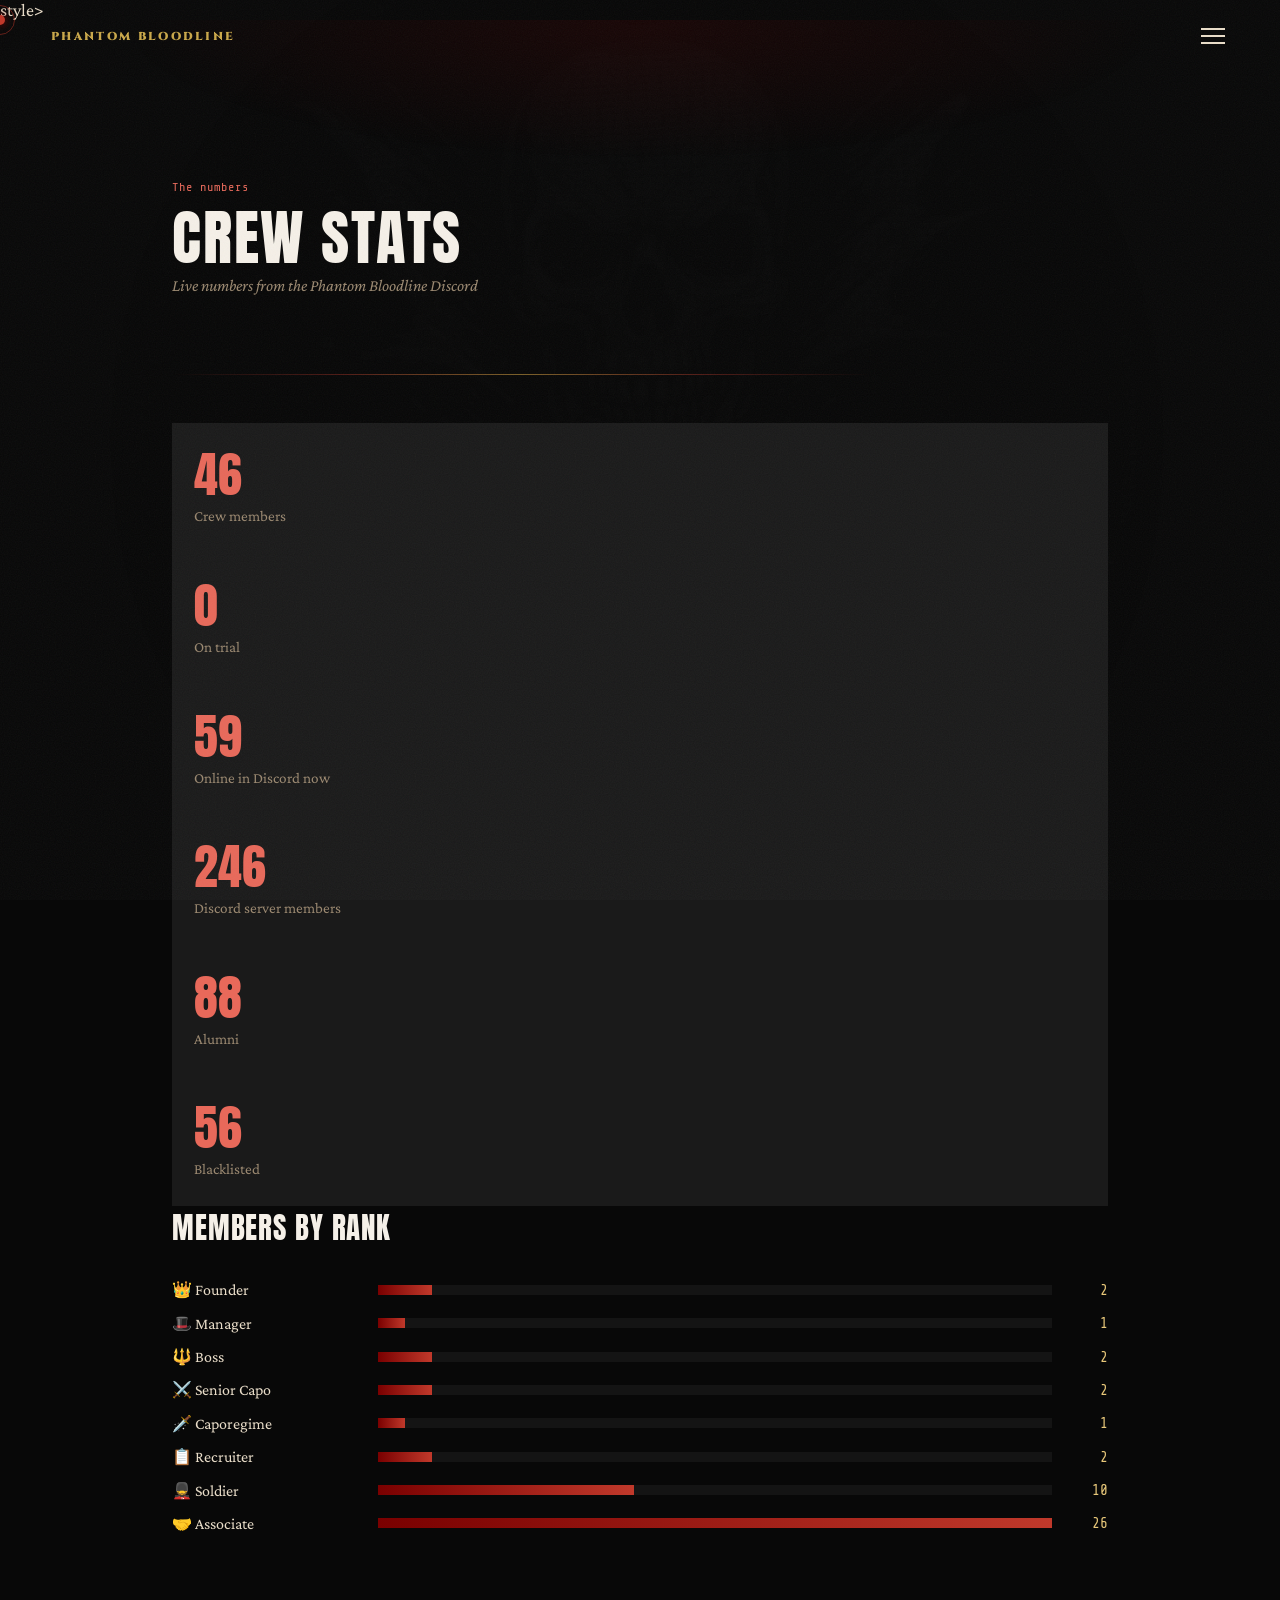
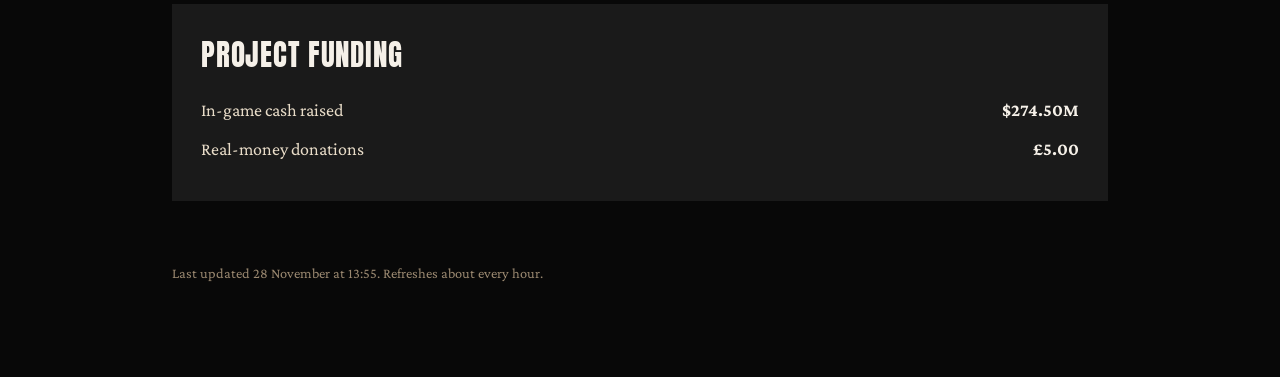
<file: crew-stats.html>
<!DOCTYPE html>
<html lang="en">
<head>
<meta charset="UTF-8">
<meta name="viewport" content="width=device-width, initial-scale=1.0">
<title>Crew Stats — Phantom Bloodline</title>
<link rel="preconnect" href="https://fonts.googleapis.com">
<link href="https://fonts.googleapis.com/css2?family=Cinzel+Decorative:wght@400;700&family=Cinzel:wght@400;600;700;900&family=Crimson+Pro:ital,wght@0,300;0,400;0,600;1,400&family=Share+Tech+Mono&display=swap" rel="stylesheet">
<style>
:root {
  --blood: #7a0000;
  --blood-mid: #a01010;
  --blood-bright: #c0392b;
  --gold: #c9a84c;
  --gold-light: #e8c87a;
  --gold-dim: #7a5f28;
  --smoke: #080808;
  --ash: #111111;
  --coal: #1a1a1a;
  --bone: #e8dcc8;
  --parchment: #d4c4a8;
  --pale: #9a8870;
  --white: #f5f0e8;
}
* { margin:0; padding:0; box-sizing:border-box; }
html { scroll-behavior:smooth; }
body { background:var(--smoke); color:var(--bone); font-family:'Crimson Pro',serif; font-size:18px; min-height:100vh; overflow-x:hidden; cursor:none !important; }
*, *::before, *::after { cursor:none !important; }
body::after { content:''; position:fixed; inset:0; background-image:url("data:image/svg+xml,%3Csvg xmlns='http://www.w3.org/2000/svg' width='300' height='300'%3E%3Cfilter id='n'%3E%3CfeTurbulence type='fractalNoise' baseFrequency='0.75' numOctaves='4' stitchTiles='stitch'/%3E%3C/filter%3E%3Crect width='300' height='300' filter='url(%23n)' opacity='0.05'/%3E%3C/svg%3E"); pointer-events:none; z-index:9998; opacity:0.3; }

/* Custom cursor */
#cursor { position:fixed; width:10px; height:10px; background:var(--blood-bright); border-radius:50%; pointer-events:none; z-index:9999; transform:translate(-50%,-50%); transition:transform 0.1s ease; box-shadow:0 0 8px var(--blood); }
#cursor-ring { position:fixed; width:30px; height:30px; border:1px solid rgba(192,57,43,0.5); border-radius:50%; pointer-events:none; z-index:9999; transform:translate(-50%,-50%); transition:all 0.15s ease; }

/* Scroll progress */
#scroll-progress { position:fixed; top:0; left:0; height:3px; width:0%; background:linear-gradient(to right, var(--blood), var(--blood-bright), var(--gold)); z-index:2000; box-shadow:0 0 10px rgba(192,57,43,0.6); }

/* Watermark */
.watermark { position:fixed; top:50%; left:50%; transform:translate(-50%,-50%); width:min(140vw,1800px); opacity:0.025; pointer-events:none; z-index:0; filter:grayscale(100%); }

/* Nav */
#nav { position:fixed; top:0; left:0; right:0; z-index:1000; padding:1.5rem clamp(1.5rem,4vw,5rem); display:flex; justify-content:space-between; align-items:center; transition:all 0.4s; }
#nav.solid { background:rgba(5,5,5,0.97); padding:1rem clamp(1.5rem,4vw,5rem); border-bottom:1px solid rgba(122,0,0,0.25); backdrop-filter:blur(10px); }
.nav-brand { font-family:'Cinzel',serif; font-weight:900; font-size:clamp(0.7rem,0.9vw,1rem); color:var(--gold); text-decoration:none; letter-spacing:0.2em; white-space:nowrap; flex-shrink:0; }
.nav-links { display:flex; gap:clamp(0.5rem,1vw,2rem); list-style:none; align-items:center; flex-wrap:nowrap; overflow:visible; }
.nav-links a { font-family:'Cinzel',serif; font-size:clamp(0.5rem,0.6vw,0.65rem); letter-spacing:0.15em; color:var(--pale); text-decoration:none; text-transform:uppercase; transition:color 0.25s; }
.nav-links a:hover, .nav-links a.active { color:var(--white); }
.nav-links .cta { padding:0.5rem clamp(0.6rem,1vw,1.5rem); border:1px solid var(--blood); color:var(--white); transition:all 0.3s; white-space:nowrap; flex-shrink:0; }
.nav-links .cta:hover { background:var(--blood); }
.nav-more-wrap { position:relative; }
.nav-more-trigger { cursor:none; display:flex; align-items:center; gap:0.3rem; font-family:'Cinzel',serif; font-size:clamp(0.5rem,0.6vw,0.65rem); letter-spacing:0.15em; color:var(--pale); text-transform:uppercase; transition:color 0.25s; }
.nav-more-trigger:hover { color:var(--white); }
.nav-more-trigger::after { content:'▾'; font-size:0.6rem; }
.mega-menu { position:absolute; top:calc(100% + 1.2rem); left:50%; transform:translateX(-50%) translateY(-8px); background:rgba(8,8,8,0.98); border:1px solid rgba(122,0,0,0.25); backdrop-filter:blur(12px); padding:0.5rem; min-width:200px; opacity:0; pointer-events:none; transition:opacity 0.25s ease,transform 0.25s ease; box-shadow:0 20px 50px rgba(0,0,0,0.6); }
.nav-more-wrap:hover .mega-menu { opacity:1; pointer-events:auto; transform:translateX(-50%) translateY(0); }
.mega-menu a { display:block; padding:0.7rem 1.2rem; font-family:'Cinzel',serif; font-size:0.62rem; letter-spacing:0.15em; color:var(--pale); text-decoration:none; text-transform:uppercase; transition:all 0.2s; white-space:nowrap; }
.mega-menu a:hover { color:var(--white); background:rgba(122,0,0,0.12); }
.nav-hamburger { display:none; flex-direction:column; gap:5px; background:none; border:none; cursor:none; padding:4px; }
.nav-hamburger span { display:block; width:24px; height:2px; background:var(--bone); transition:all 0.3s; }

/* Mobile menu */
.mobile-menu { position:fixed; inset:0; background:rgba(5,5,5,0.98); z-index:999; display:flex; flex-direction:column; justify-content:center; align-items:center; gap:2rem; transform:translateX(100%); transition:transform 0.4s ease; }
.mobile-menu.open { transform:translateX(0); }
.mobile-menu a { font-family:'Cinzel',serif; font-size:1.2rem; letter-spacing:0.3em; color:var(--bone); text-decoration:none; text-transform:uppercase; transition:color 0.2s; }
.mobile-menu a:hover { color:var(--gold); }
.mobile-menu .cta { padding:0.8rem 2rem; border:1px solid var(--blood); color:var(--white); }

/* Page hero */
.page-hero { padding:10rem 2rem 5rem; text-align:center; background:radial-gradient(ellipse 80% 60% at 50% 0%, rgba(122,0,0,0.15) 0%, transparent 65%); position:relative; }
.page-hero::after { content:''; position:absolute; bottom:0; left:50%; transform:translateX(-50%); width:70%; max-width:900px; height:1px; background:linear-gradient(to right,transparent,rgba(192,57,43,0.4),var(--gold-dim),rgba(192,57,43,0.4),transparent); }
.eyebrow { font-family:'Share Tech Mono',monospace; font-size:0.65rem; letter-spacing:0.4em; color:var(--blood-bright); text-transform:uppercase; display:block; margin-bottom:0.8rem; }
.page-title { font-family:'Cinzel Decorative',serif; font-size:clamp(2rem,5vw,3.5rem); font-weight:700; color:var(--white); margin-bottom:0.5rem; text-shadow:0 0 30px rgba(192,57,43,0.3); }
.page-subtitle { color:var(--pale); font-style:italic; font-size:1.05rem; }

/* Wrap */
.wrap { max-width:1000px; margin:0 auto; padding:3rem 2rem 6rem; position:relative; z-index:1; }

/* Reveal animations */
.reveal { opacity:0; transform:translateY(24px); transition:opacity 0.7s cubic-bezier(0.16,1,0.3,1), transform 0.7s cubic-bezier(0.16,1,0.3,1); }
.reveal.in { opacity:1; transform:translateY(0); }

/* Common elements */
.search-box { width:100%; background:rgba(255,255,255,0.03); border:1px solid rgba(122,0,0,0.2); color:var(--bone); font-family:'Crimson Pro',serif; font-size:1rem; padding:0.8rem 1.2rem; outline:none; transition:border-color 0.2s; margin-bottom:1.5rem; }
.search-box:focus { border-color:var(--blood-bright); }
.search-box::placeholder { color:rgba(154,136,112,0.4); }
.count-bar { font-family:'Share Tech Mono',monospace; font-size:0.6rem; letter-spacing:0.15em; color:rgba(154,136,112,0.35); margin-bottom:1.5rem; }
.loading-wrap { text-align:center; padding:5rem; }
.spinner { width:40px; height:40px; border:2px solid rgba(122,0,0,0.2); border-top-color:var(--blood-bright); border-radius:50%; animation:spin 0.8s linear infinite; margin:0 auto 1rem; }
@keyframes spin { to{transform:rotate(360deg)} }
.loading-text { font-family:'Share Tech Mono',monospace; font-size:0.65rem; letter-spacing:0.3em; color:var(--pale); text-transform:uppercase; }
.empty { text-align:center; padding:4rem; color:var(--pale); font-style:italic; }
.hidden { display:none; }

@media(max-width:1200px) { #nav,#nav.solid { padding:1rem 2rem; } .nav-links { gap:1.2rem; } }
@media(max-width:900px) { #nav,#nav.solid { padding:1rem 1.5rem; } .nav-links { display:none; } .nav-hamburger { display:flex; } }
</s<style>
.big-grid { display: grid; grid-template-columns: repeat(auto-fit, minmax(180px, 1fr)); gap: 2px; margin-bottom: 4rem; }
.big-cell { background: var(--coal); padding: 1.8rem 1.4rem; }
.big-num { display: block; font-family: var(--display); font-size: clamp(2.2rem, 4vw, 3rem); color: var(--blood-bright); line-height: 1; }
.big-lbl { display: block; margin-top: 0.5rem; color: var(--pale); font-size: 0.95rem; }
.panel-title { font-family: var(--display); font-weight: 400; font-size: 1.8rem; letter-spacing: 0.03em; text-transform: uppercase; color: var(--white); margin: 0 0 1.5rem; }
.bars { margin-bottom: 4rem; }
.bar-row { display: grid; grid-template-columns: 190px 1fr 40px; gap: 1rem; align-items: center; padding: 0.45rem 0; }
.bar-name { color: var(--bone); font-size: 1rem; }
.bar-track { height: 10px; background: rgba(255,255,255,0.05); }
.bar-fill { height: 100%; background: linear-gradient(to right, var(--blood), var(--blood-bright)); width: 0; transition: width 1s cubic-bezier(0.16,1,0.3,1); }
.bar-count { text-align: right; color: var(--gold-light); font-family: 'Share Tech Mono', monospace; font-size: 0.9rem; }
.fund { background: var(--coal); padding: 1.8rem; margin-bottom: 4rem; }
.fund-line { display: flex; justify-content: space-between; flex-wrap: wrap; gap: 0.5rem; color: var(--bone); margin-bottom: 0.8rem; }
.fund-line strong { color: var(--white); }
.updated { color: var(--pale); font-size: 0.9rem; }
@media (max-width: 600px) { .bar-row { grid-template-columns: 120px 1fr 32px; gap: 0.6rem; } }
</style>style>
<link rel="preconnect" href="https://fonts.gstatic.com" crossorigin>
<link href="https://fonts.googleapis.com/css2?family=Anton&display=swap" rel="stylesheet">
<link rel="stylesheet" href="upgrade.css?v=4">
</head>
<body>
<div id="scroll-progress"></div>
<img class="watermark" src="logo.png" alt="" aria-hidden="true">
<div id="cursor"></div><div id="cursor-ring"></div>
<nav id="nav">
  <a href="index.html" class="nav-brand">PHANTOM BLOODLINE</a>
  <ul class="nav-links">
    <li><a href="index.html#about">About</a></li>
    <li><a href="index.html#leaderboard">Leaderboard</a></li>
    <li><a href="index.html#timeline">History</a></li>
    <li><a href="index.html#news">News</a></li>
    <li><a href="https://discord.gg/Pn7WB4ktjn">Discord</a></li>
    <li><a href="index.html#rules">Rules</a></li>
    <li><a href="index.html#ranks">Ranks</a></li>
    <li><a href="index.html#staff">Staff</a></li>
    <li><a href="roster.html">Roster</a></li>
    <li class="nav-more-wrap">
      <span class="nav-more-trigger">More</span>
      <div class="mega-menu">
        <a href="blacklist.html">🚫 Blacklist</a>
        <a href="former-members.html">🎖️ Alumni</a>
        <a href="news.html">📰 Announcements</a>
        <a href="status.html">⚙️ Bot Status</a>
        <a href="appeal.html">📋 Appeal</a>
        <a href="faq.html">❓ FAQ</a>
        <a href="crew-stats.html">📊 Crew Stats</a>
      </div>
    </li>
    <li><a href="apply.html" class="cta">Apply Now</a></li>
    <li><a href="https://discord.gg/Pn7WB4ktjn" target="_blank" class="cta">Join Us</a></li>
  </ul>
  <button class="nav-hamburger" id="hamburger" onclick="toggleMobileMenu()" aria-label="Menu">
    <span></span><span></span><span></span>
  </button>
</nav>
<div class="mobile-menu" id="mobile-menu">
  <a href="index.html" onclick="closeMobileMenu()">Home</a>
  <a href="roster.html" onclick="closeMobileMenu()">Roster</a>
  <a href="blacklist.html" onclick="closeMobileMenu()">Blacklist</a>
  <a href="former-members.html" onclick="closeMobileMenu()">Alumni</a>
  <a href="news.html" onclick="closeMobileMenu()">Announcements</a>
  <a href="status.html" onclick="closeMobileMenu()">Status</a>
  <a href="appeal.html" onclick="closeMobileMenu()">Appeal</a>
  <a href="faq.html" onclick="closeMobileMenu()">FAQ</a>
  <a href="crew-stats.html" onclick="closeMobileMenu()">Crew Stats</a>
  <a href="apply.html" class="cta" onclick="closeMobileMenu()">Apply Now</a>
  <a href="https://discord.gg/Pn7WB4ktjn" target="_blank" class="cta" onclick="closeMobileMenu()">Join Us</a>
</div>

<div class="page-hero">
  <span class="eyebrow">The numbers</span>
  <h1 class="page-title">Crew stats</h1>
  <p class="page-subtitle">Live numbers from the Phantom Bloodline Discord</p>
</div>

<div class="wrap">
  <div id="loading" class="loading-wrap"><div class="spinner"></div><p class="loading-text">Loading stats...</p></div>
  <div id="content" style="display:none">
    <div class="big-grid" id="big"></div>
    <div class="bars"><h2 class="panel-title">Members by rank</h2><div id="ranks"></div></div>
    <div class="fund" id="fund" style="display:none"><h2 class="panel-title">Project funding</h2><div id="fund-body"></div></div>
    <p class="updated" id="updated"></p>
  </div>
</div>
<script>
// Custom cursor
const cur = document.getElementById('cursor');
const ring = document.getElementById('cursor-ring');
document.addEventListener('mousemove', e => {
  if(cur) { cur.style.left=e.clientX+'px'; cur.style.top=e.clientY+'px'; }
  if(ring) { ring.style.left=e.clientX+'px'; ring.style.top=e.clientY+'px'; }
});

// Scroll progress
const prog = document.getElementById('scroll-progress');
if(prog) window.addEventListener('scroll', () => {
  const t = document.documentElement.scrollHeight - window.innerHeight;
  prog.style.width = (t > 0 ? (window.scrollY/t)*100 : 0) + '%';
}, {passive:true});

// Nav solid on scroll
const nav = document.getElementById('nav');
window.addEventListener('scroll', () => nav.classList.toggle('solid', window.scrollY > 50), {passive:true});

// Mobile menu
function toggleMobileMenu() {
  document.getElementById('mobile-menu').classList.toggle('open');
}
function closeMobileMenu() {
  document.getElementById('mobile-menu').classList.remove('open');
}

// Reveal on scroll
const obs = new IntersectionObserver(entries => {
  entries.forEach(e => { if(e.isIntersecting) { e.target.classList.add('in'); obs.unobserve(e.target); } });
}, {threshold:0.05});
document.querySelectorAll('.reveal').forEach(el => obs.observe(el));
</script>
<script>
function esc(s){return String(s==null?'':s).replace(/&/g,'&amp;').replace(/</g,'&lt;').replace(/>/g,'&gt;').replace(/"/g,'&quot;');}
const get = u => fetch(u + '?t=' + Date.now()).then(r => r.ok ? r.json() : null).catch(() => null);
const usd = n => n >= 1e6 ? '$' + (n/1e6).toFixed(2) + 'M' : n >= 1e3 ? '$' + (n/1e3).toFixed(1) + 'K' : '$' + Number(n).toLocaleString();
const gbp = n => '£' + Number(n).toFixed(2).replace(/\B(?=(\d{3})+(?!\d))/g, ',');
(async () => {
  const [roster, stats, don, status] = await Promise.all([get('data/roster.json'), get('data/stats.json'), get('data/donations.json'), get('data/status.json')]);
  const loading = document.getElementById('loading');
  if (!roster && !stats) { loading.innerHTML = '<p style="color:var(--pale);font-style:italic">Could not load stats.</p>'; return; }
  loading.style.display = 'none';
  document.getElementById('content').style.display = '';
  const cells = [];
  const add = (n, l) => { if (n != null) cells.push(`<div class="big-cell"><span class="big-num">${Number(n).toLocaleString()}</span><span class="big-lbl">${l}</span></div>`); };
  add(stats && stats.totalMembers, 'Crew members');
  add(stats && stats.trialCount, 'On trial');
  add(stats && stats.onlineCount, 'Online in Discord now');
  add(stats && stats.totalServerCount, 'Discord server members');
  add(status && status.formerMemberCount, 'Alumni');
  add(status && status.blacklistCount, 'Blacklisted');
  document.getElementById('big').innerHTML = cells.join('');
  const ranks = (roster && roster.ranks) || [];
  const max = Math.max(1, ...ranks.map(r => r.count));
  document.getElementById('ranks').innerHTML = ranks.map(r => `<div class="bar-row"><span class="bar-name">${esc(r.emoji)} ${esc(r.name)}</span><div class="bar-track"><div class="bar-fill" data-w="${Math.round(r.count / max * 100)}"></div></div><span class="bar-count">${r.count}</span></div>`).join('') || '<p class="updated">No rank data yet.</p>';
  if (don && (don.goal > 0 || don.totalRaised || don.realTotal)) {
    const pct = don.goal > 0 ? Math.min(100, Math.round(don.totalRaised / don.goal * 100)) : null;
    document.getElementById('fund').style.display = '';
    document.getElementById('fund-body').innerHTML =
      `<div class="fund-line"><span>${esc(don.goalLabel || 'In-game cash raised')}</span><strong>${usd(don.totalRaised || 0)}${don.goal > 0 ? ' of ' + usd(don.goal) : ''}</strong></div>` +
      (pct != null ? `<div class="bar-track"><div class="bar-fill" data-w="${pct}"></div></div><p class="updated" style="margin-top:.6rem">${pct}% of the goal</p>` : '') +
      (don.realTotal ? `<div class="fund-line" style="margin-top:1.2rem"><span>Real-money donations</span><strong>${gbp(don.realTotal)}</strong></div>` : '');
  }
  setTimeout(() => document.querySelectorAll('.bar-fill').forEach(b => b.style.width = b.dataset.w + '%'), 150);
  const t = new Date((roster && roster.updatedAt) || (stats && stats.updatedAt));
  if (!isNaN(t)) document.getElementById('updated').textContent = 'Last updated ' + t.toLocaleString('en-GB', { day: 'numeric', month: 'long', hour: '2-digit', minute: '2-digit' }) + '. Refreshes about every hour.';
})();
</script>
<a class="mobile-apply" href="apply.html">Apply to join</a>
</body>
</html>
</file>
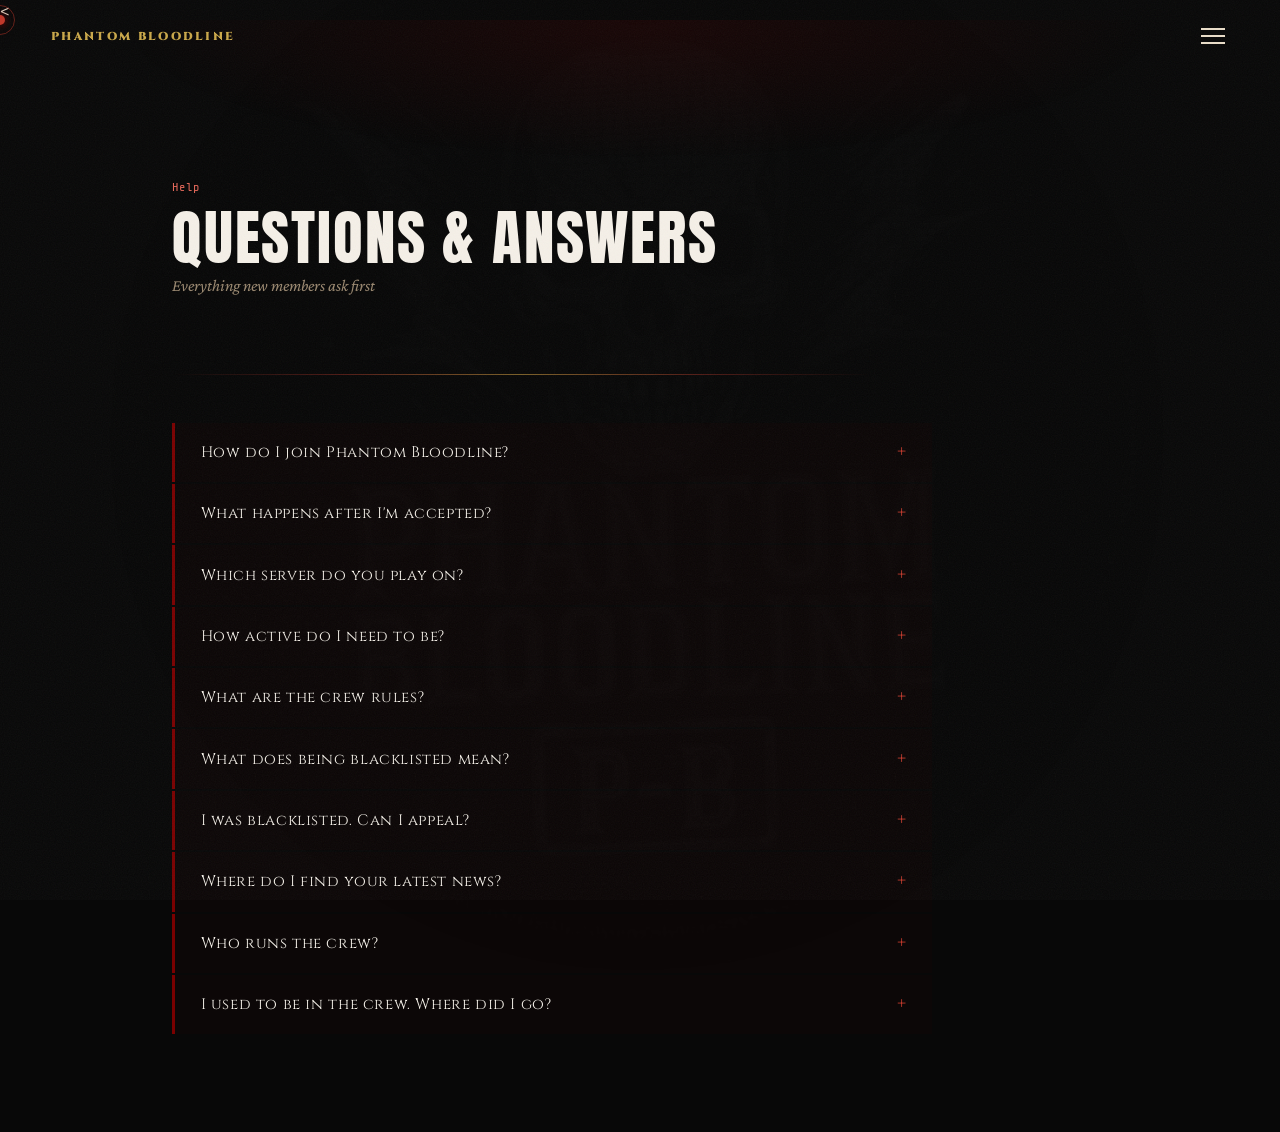
<file: faq.html>
<!DOCTYPE html>
<html lang="en">
<head>
<meta charset="UTF-8">
<meta name="viewport" content="width=device-width, initial-scale=1.0">
<title>FAQ — Phantom Bloodline</title>
<link rel="preconnect" href="https://fonts.googleapis.com">
<link href="https://fonts.googleapis.com/css2?family=Cinzel+Decorative:wght@400;700&family=Cinzel:wght@400;600;700;900&family=Crimson+Pro:ital,wght@0,300;0,400;0,600;1,400&family=Share+Tech+Mono&display=swap" rel="stylesheet">
<style>
:root {
  --blood: #7a0000;
  --blood-mid: #a01010;
  --blood-bright: #c0392b;
  --gold: #c9a84c;
  --gold-light: #e8c87a;
  --gold-dim: #7a5f28;
  --smoke: #080808;
  --ash: #111111;
  --coal: #1a1a1a;
  --bone: #e8dcc8;
  --parchment: #d4c4a8;
  --pale: #9a8870;
  --white: #f5f0e8;
}
* { margin:0; padding:0; box-sizing:border-box; }
html { scroll-behavior:smooth; }
body { background:var(--smoke); color:var(--bone); font-family:'Crimson Pro',serif; font-size:18px; min-height:100vh; overflow-x:hidden; cursor:none !important; }
*, *::before, *::after { cursor:none !important; }
body::after { content:''; position:fixed; inset:0; background-image:url("data:image/svg+xml,%3Csvg xmlns='http://www.w3.org/2000/svg' width='300' height='300'%3E%3Cfilter id='n'%3E%3CfeTurbulence type='fractalNoise' baseFrequency='0.75' numOctaves='4' stitchTiles='stitch'/%3E%3C/filter%3E%3Crect width='300' height='300' filter='url(%23n)' opacity='0.05'/%3E%3C/svg%3E"); pointer-events:none; z-index:9998; opacity:0.3; }

/* Custom cursor */
#cursor { position:fixed; width:10px; height:10px; background:var(--blood-bright); border-radius:50%; pointer-events:none; z-index:9999; transform:translate(-50%,-50%); transition:transform 0.1s ease; box-shadow:0 0 8px var(--blood); }
#cursor-ring { position:fixed; width:30px; height:30px; border:1px solid rgba(192,57,43,0.5); border-radius:50%; pointer-events:none; z-index:9999; transform:translate(-50%,-50%); transition:all 0.15s ease; }

/* Scroll progress */
#scroll-progress { position:fixed; top:0; left:0; height:3px; width:0%; background:linear-gradient(to right, var(--blood), var(--blood-bright), var(--gold)); z-index:2000; box-shadow:0 0 10px rgba(192,57,43,0.6); }

/* Watermark */
.watermark { position:fixed; top:50%; left:50%; transform:translate(-50%,-50%); width:min(140vw,1800px); opacity:0.025; pointer-events:none; z-index:0; filter:grayscale(100%); }

/* Nav */
#nav { position:fixed; top:0; left:0; right:0; z-index:1000; padding:1.5rem clamp(1.5rem,4vw,5rem); display:flex; justify-content:space-between; align-items:center; transition:all 0.4s; }
#nav.solid { background:rgba(5,5,5,0.97); padding:1rem clamp(1.5rem,4vw,5rem); border-bottom:1px solid rgba(122,0,0,0.25); backdrop-filter:blur(10px); }
.nav-brand { font-family:'Cinzel',serif; font-weight:900; font-size:clamp(0.7rem,0.9vw,1rem); color:var(--gold); text-decoration:none; letter-spacing:0.2em; white-space:nowrap; flex-shrink:0; }
.nav-links { display:flex; gap:clamp(0.5rem,1vw,2rem); list-style:none; align-items:center; flex-wrap:nowrap; overflow:visible; }
.nav-links a { font-family:'Cinzel',serif; font-size:clamp(0.5rem,0.6vw,0.65rem); letter-spacing:0.15em; color:var(--pale); text-decoration:none; text-transform:uppercase; transition:color 0.25s; }
.nav-links a:hover, .nav-links a.active { color:var(--white); }
.nav-links .cta { padding:0.5rem clamp(0.6rem,1vw,1.5rem); border:1px solid var(--blood); color:var(--white); transition:all 0.3s; white-space:nowrap; flex-shrink:0; }
.nav-links .cta:hover { background:var(--blood); }
.nav-more-wrap { position:relative; }
.nav-more-trigger { cursor:none; display:flex; align-items:center; gap:0.3rem; font-family:'Cinzel',serif; font-size:clamp(0.5rem,0.6vw,0.65rem); letter-spacing:0.15em; color:var(--pale); text-transform:uppercase; transition:color 0.25s; }
.nav-more-trigger:hover { color:var(--white); }
.nav-more-trigger::after { content:'▾'; font-size:0.6rem; }
.mega-menu { position:absolute; top:calc(100% + 1.2rem); left:50%; transform:translateX(-50%) translateY(-8px); background:rgba(8,8,8,0.98); border:1px solid rgba(122,0,0,0.25); backdrop-filter:blur(12px); padding:0.5rem; min-width:200px; opacity:0; pointer-events:none; transition:opacity 0.25s ease,transform 0.25s ease; box-shadow:0 20px 50px rgba(0,0,0,0.6); }
.nav-more-wrap:hover .mega-menu { opacity:1; pointer-events:auto; transform:translateX(-50%) translateY(0); }
.mega-menu a { display:block; padding:0.7rem 1.2rem; font-family:'Cinzel',serif; font-size:0.62rem; letter-spacing:0.15em; color:var(--pale); text-decoration:none; text-transform:uppercase; transition:all 0.2s; white-space:nowrap; }
.mega-menu a:hover { color:var(--white); background:rgba(122,0,0,0.12); }
.nav-hamburger { display:none; flex-direction:column; gap:5px; background:none; border:none; cursor:none; padding:4px; }
.nav-hamburger span { display:block; width:24px; height:2px; background:var(--bone); transition:all 0.3s; }

/* Mobile menu */
.mobile-menu { position:fixed; inset:0; background:rgba(5,5,5,0.98); z-index:999; display:flex; flex-direction:column; justify-content:center; align-items:center; gap:2rem; transform:translateX(100%); transition:transform 0.4s ease; }
.mobile-menu.open { transform:translateX(0); }
.mobile-menu a { font-family:'Cinzel',serif; font-size:1.2rem; letter-spacing:0.3em; color:var(--bone); text-decoration:none; text-transform:uppercase; transition:color 0.2s; }
.mobile-menu a:hover { color:var(--gold); }
.mobile-menu .cta { padding:0.8rem 2rem; border:1px solid var(--blood); color:var(--white); }

/* Page hero */
.page-hero { padding:10rem 2rem 5rem; text-align:center; background:radial-gradient(ellipse 80% 60% at 50% 0%, rgba(122,0,0,0.15) 0%, transparent 65%); position:relative; }
.page-hero::after { content:''; position:absolute; bottom:0; left:50%; transform:translateX(-50%); width:70%; max-width:900px; height:1px; background:linear-gradient(to right,transparent,rgba(192,57,43,0.4),var(--gold-dim),rgba(192,57,43,0.4),transparent); }
.eyebrow { font-family:'Share Tech Mono',monospace; font-size:0.65rem; letter-spacing:0.4em; color:var(--blood-bright); text-transform:uppercase; display:block; margin-bottom:0.8rem; }
.page-title { font-family:'Cinzel Decorative',serif; font-size:clamp(2rem,5vw,3.5rem); font-weight:700; color:var(--white); margin-bottom:0.5rem; text-shadow:0 0 30px rgba(192,57,43,0.3); }
.page-subtitle { color:var(--pale); font-style:italic; font-size:1.05rem; }

/* Wrap */
.wrap { max-width:1000px; margin:0 auto; padding:3rem 2rem 6rem; position:relative; z-index:1; }

/* Reveal animations */
.reveal { opacity:0; transform:translateY(24px); transition:opacity 0.7s cubic-bezier(0.16,1,0.3,1), transform 0.7s cubic-bezier(0.16,1,0.3,1); }
.reveal.in { opacity:1; transform:translateY(0); }

/* Common elements */
.search-box { width:100%; background:rgba(255,255,255,0.03); border:1px solid rgba(122,0,0,0.2); color:var(--bone); font-family:'Crimson Pro',serif; font-size:1rem; padding:0.8rem 1.2rem; outline:none; transition:border-color 0.2s; margin-bottom:1.5rem; }
.search-box:focus { border-color:var(--blood-bright); }
.search-box::placeholder { color:rgba(154,136,112,0.4); }
.count-bar { font-family:'Share Tech Mono',monospace; font-size:0.6rem; letter-spacing:0.15em; color:rgba(154,136,112,0.35); margin-bottom:1.5rem; }
.loading-wrap { text-align:center; padding:5rem; }
.spinner { width:40px; height:40px; border:2px solid rgba(122,0,0,0.2); border-top-color:var(--blood-bright); border-radius:50%; animation:spin 0.8s linear infinite; margin:0 auto 1rem; }
@keyframes spin { to{transform:rotate(360deg)} }
.loading-text { font-family:'Share Tech Mono',monospace; font-size:0.65rem; letter-spacing:0.3em; color:var(--pale); text-transform:uppercase; }
.empty { text-align:center; padding:4rem; color:var(--pale); font-style:italic; }
.hidden { display:none; }

@media(max-width:1200px) { #nav,#nav.solid { padding:1rem 2rem; } .nav-links { gap:1.2rem; } }
@media(max-width:900px) { #nav,#nav.solid { padding:1rem 1.5rem; } .nav-links { display:none; } .nav-hamburger { display:flex; } }
</style>
<<style>
.faq-list { max-width: 760px; }
.faq-item { border-left: 3px solid var(--blood); background: rgba(122,0,0,0.04); margin-bottom: 2px; }
.faq-item[open] { background: rgba(122,0,0,0.08); }
.faq-item summary { list-style: none; padding: 1.2rem 1.6rem; font-family: 'Cinzel', serif; font-size: 0.95rem; letter-spacing: 0.04em; color: var(--white); }
.faq-item summary::-webkit-details-marker { display: none; }
.faq-item summary::after { content: '+'; float: right; color: var(--blood-bright); font-size: 1.2rem; line-height: 1; }
.faq-item[open] summary::after { content: '\2212'; }
.faq-a { padding: 0 1.6rem 1.4rem; color: var(--bone); line-height: 1.8; font-size: 1.05rem; }
.faq-a a { color: var(--gold); }
</style><link rel="preconnect" href="https://fonts.gstatic.com" crossorigin>
<link href="https://fonts.googleapis.com/css2?family=Anton&display=swap" rel="stylesheet">
<link rel="stylesheet" href="upgrade.css?v=4">
</head>
<body>
<div id="scroll-progress"></div>
<img class="watermark" src="logo.png" alt="" aria-hidden="true">
<div id="cursor"></div><div id="cursor-ring"></div>
<nav id="nav">
  <a href="index.html" class="nav-brand">PHANTOM BLOODLINE</a>
  <ul class="nav-links">
    <li><a href="index.html#about">About</a></li>
    <li><a href="index.html#leaderboard">Leaderboard</a></li>
    <li><a href="index.html#timeline">History</a></li>
    <li><a href="index.html#news">News</a></li>
    <li><a href="https://discord.gg/Pn7WB4ktjn">Discord</a></li>
    <li><a href="index.html#rules">Rules</a></li>
    <li><a href="index.html#ranks">Ranks</a></li>
    <li><a href="index.html#staff">Staff</a></li>
    <li><a href="roster.html">Roster</a></li>
    <li class="nav-more-wrap">
      <span class="nav-more-trigger">More</span>
      <div class="mega-menu">
        <a href="blacklist.html">🚫 Blacklist</a>
        <a href="former-members.html">🎖️ Alumni</a>
        <a href="news.html">📰 Announcements</a>
        <a href="status.html">⚙️ Bot Status</a>
        <a href="appeal.html">📋 Appeal</a>
        <a href="faq.html">❓ FAQ</a>
        <a href="crew-stats.html">📊 Crew Stats</a>
      </div>
    </li>
    <li><a href="apply.html" class="cta">Apply Now</a></li>
    <li><a href="https://discord.gg/Pn7WB4ktjn" target="_blank" class="cta">Join Us</a></li>
  </ul>
  <button class="nav-hamburger" id="hamburger" onclick="toggleMobileMenu()" aria-label="Menu">
    <span></span><span></span><span></span>
  </button>
</nav>
<div class="mobile-menu" id="mobile-menu">
  <a href="index.html" onclick="closeMobileMenu()">Home</a>
  <a href="roster.html" onclick="closeMobileMenu()">Roster</a>
  <a href="blacklist.html" onclick="closeMobileMenu()">Blacklist</a>
  <a href="former-members.html" onclick="closeMobileMenu()">Alumni</a>
  <a href="news.html" onclick="closeMobileMenu()">Announcements</a>
  <a href="status.html" onclick="closeMobileMenu()">Status</a>
  <a href="appeal.html" onclick="closeMobileMenu()">Appeal</a>
  <a href="faq.html" onclick="closeMobileMenu()">FAQ</a>
  <a href="crew-stats.html" onclick="closeMobileMenu()">Crew Stats</a>
  <a href="apply.html" class="cta" onclick="closeMobileMenu()">Apply Now</a>
  <a href="https://discord.gg/Pn7WB4ktjn" target="_blank" class="cta" onclick="closeMobileMenu()">Join Us</a>
</div>

<div class="page-hero">
  <span class="eyebrow">Help</span>
  <h1 class="page-title">Questions &amp; answers</h1>
  <p class="page-subtitle">Everything new members ask first</p>
</div>

<div class="wrap">
  <div class="faq-list">
    <details class="faq-item"><summary>How do I join Phantom Bloodline?</summary><div class="faq-a">Fill in the <a href="apply.html">application</a> on this site. Leadership reads every application and replies on Discord, so keep your DMs open.</div></details>
    <details class="faq-item"><summary>What happens after I'm accepted?</summary><div class="faq-a">New members start on trial. Rank is earned through loyalty, conduct and dedication, so activity and attitude decide how fast you move up. The full ladder is on the <a href="index.html#ranks">homepage</a>.</div></details>
    <details class="faq-item"><summary>Which server do you play on?</summary><div class="faq-a">We are a Cops &amp; Robbers crew on FiveM EU1.</div></details>
    <details class="faq-item"><summary>How active do I need to be?</summary><div class="faq-a">Stay active in Discord and in-game. Inactivity of 14 days or more without notice may result in removal, so tell staff if you are going to be away.</div></details>
    <details class="faq-item"><summary>What are the crew rules?</summary><div class="faq-a">The ten Laws of the Bloodline are on the <a href="index.html#rules">homepage</a>. In short: respect everyone, stay loyal, stay active, play fair, and represent the crew well. Leadership has the final say.</div></details>
    <details class="faq-item"><summary>What does being blacklisted mean?</summary><div class="faq-a">Blacklisted people are not eligible to apply and are listed on the <a href="blacklist.html">Blacklist</a> page.</div></details>
    <details class="faq-item"><summary>I was blacklisted. Can I appeal?</summary><div class="faq-a">Yes. Use the <a href="appeal.html">appeal form</a> and be honest and detailed. Appeals are reviewed by leadership within 72 hours, and if accepted you are contacted on Discord.</div></details>
    <details class="faq-item"><summary>Where do I find your latest news?</summary><div class="faq-a">On the <a href="news.html">News</a> page, and in the announcements channel on <a href="https://discord.gg/Pn7WB4ktjn" target="_blank" rel="noopener">Discord</a>.</div></details>
    <details class="faq-item"><summary>Who runs the crew?</summary><div class="faq-a">The staff list is on the <a href="index.html#staff">homepage</a>, and the <a href="roster.html">Roster</a> shows every member by rank.</div></details>
    <details class="faq-item"><summary>I used to be in the crew. Where did I go?</summary><div class="faq-a">Former members are kept on the <a href="former-members.html">Alumni</a> page.</div></details>
  </div>
</div>
<script>
// Custom cursor
const cur = document.getElementById('cursor');
const ring = document.getElementById('cursor-ring');
document.addEventListener('mousemove', e => {
  if(cur) { cur.style.left=e.clientX+'px'; cur.style.top=e.clientY+'px'; }
  if(ring) { ring.style.left=e.clientX+'px'; ring.style.top=e.clientY+'px'; }
});

// Scroll progress
const prog = document.getElementById('scroll-progress');
if(prog) window.addEventListener('scroll', () => {
  const t = document.documentElement.scrollHeight - window.innerHeight;
  prog.style.width = (t > 0 ? (window.scrollY/t)*100 : 0) + '%';
}, {passive:true});

// Nav solid on scroll
const nav = document.getElementById('nav');
window.addEventListener('scroll', () => nav.classList.toggle('solid', window.scrollY > 50), {passive:true});

// Mobile menu
function toggleMobileMenu() {
  document.getElementById('mobile-menu').classList.toggle('open');
}
function closeMobileMenu() {
  document.getElementById('mobile-menu').classList.remove('open');
}

// Reveal on scroll
const obs = new IntersectionObserver(entries => {
  entries.forEach(e => { if(e.isIntersecting) { e.target.classList.add('in'); obs.unobserve(e.target); } });
}, {threshold:0.05});
document.querySelectorAll('.reveal').forEach(el => obs.observe(el));
</script>
<a class="mobile-apply" href="apply.html">Apply to join</a>
</body>
</html>
</file>
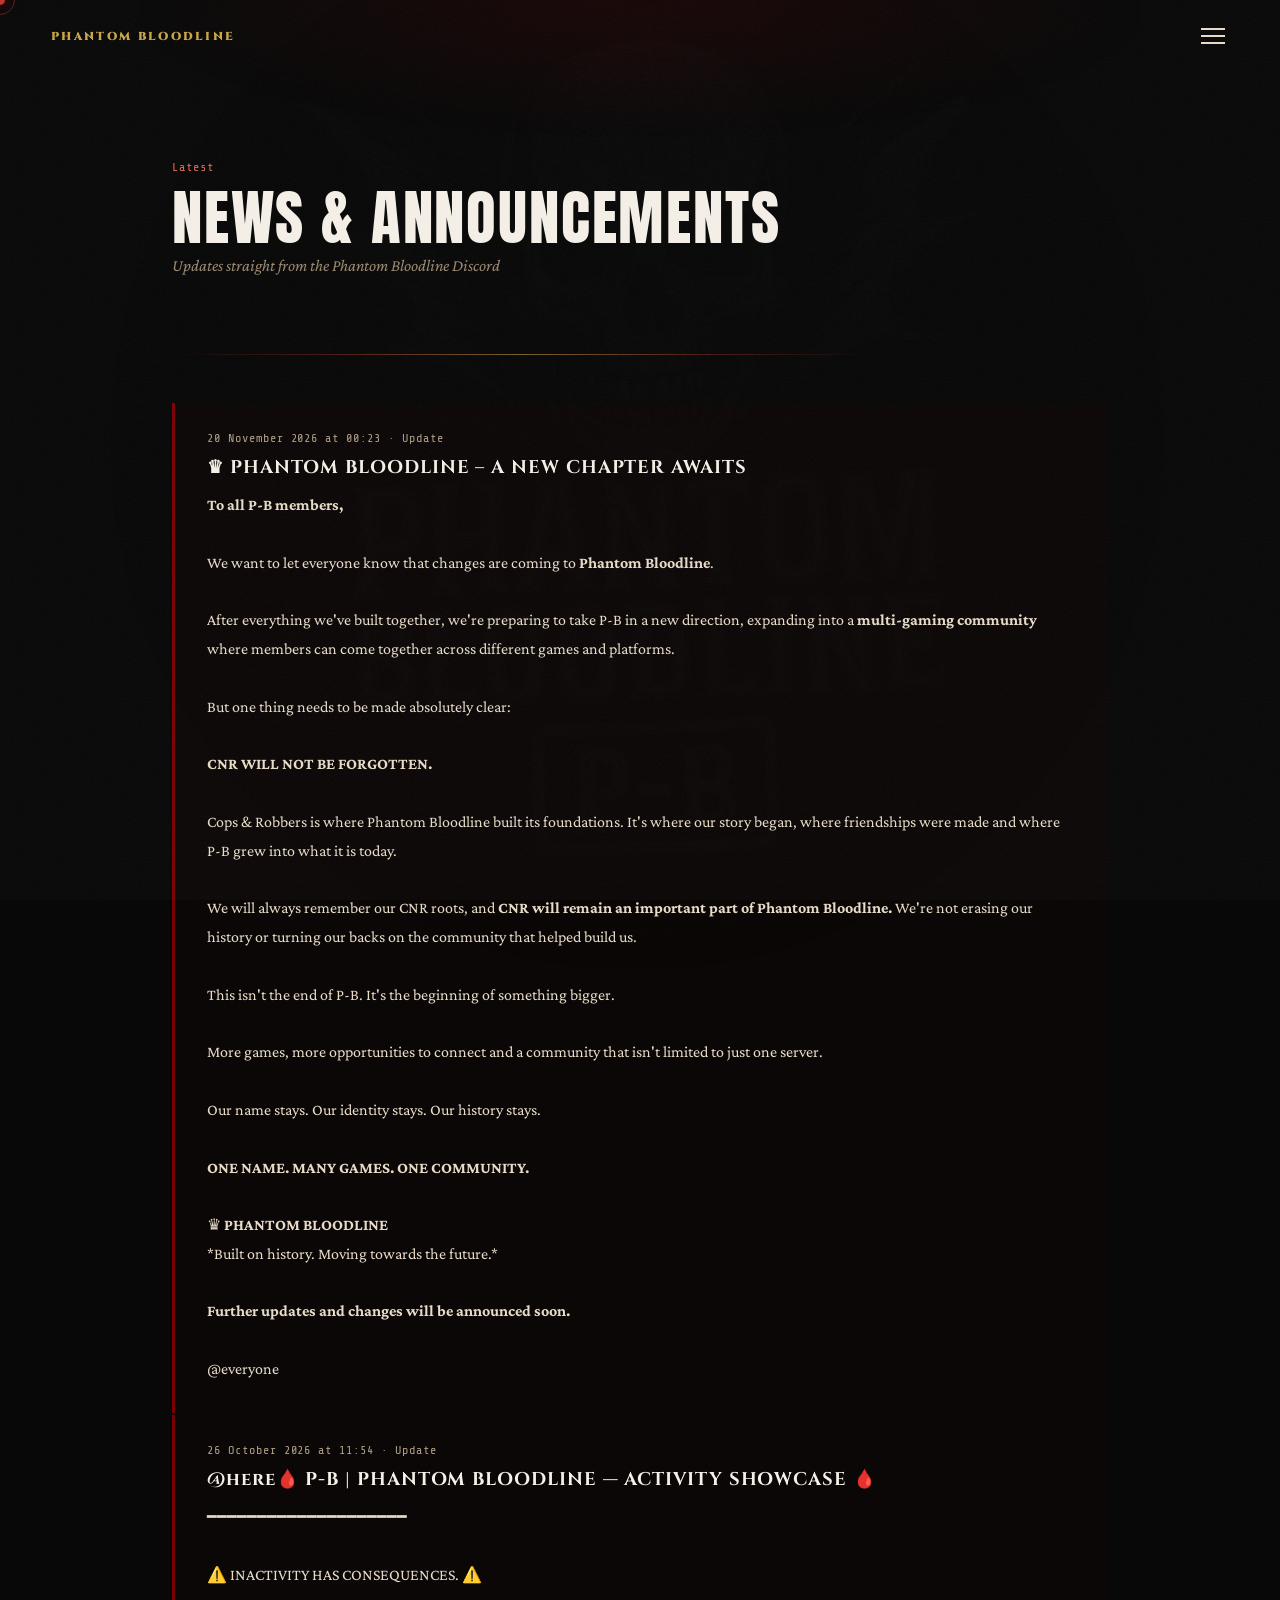
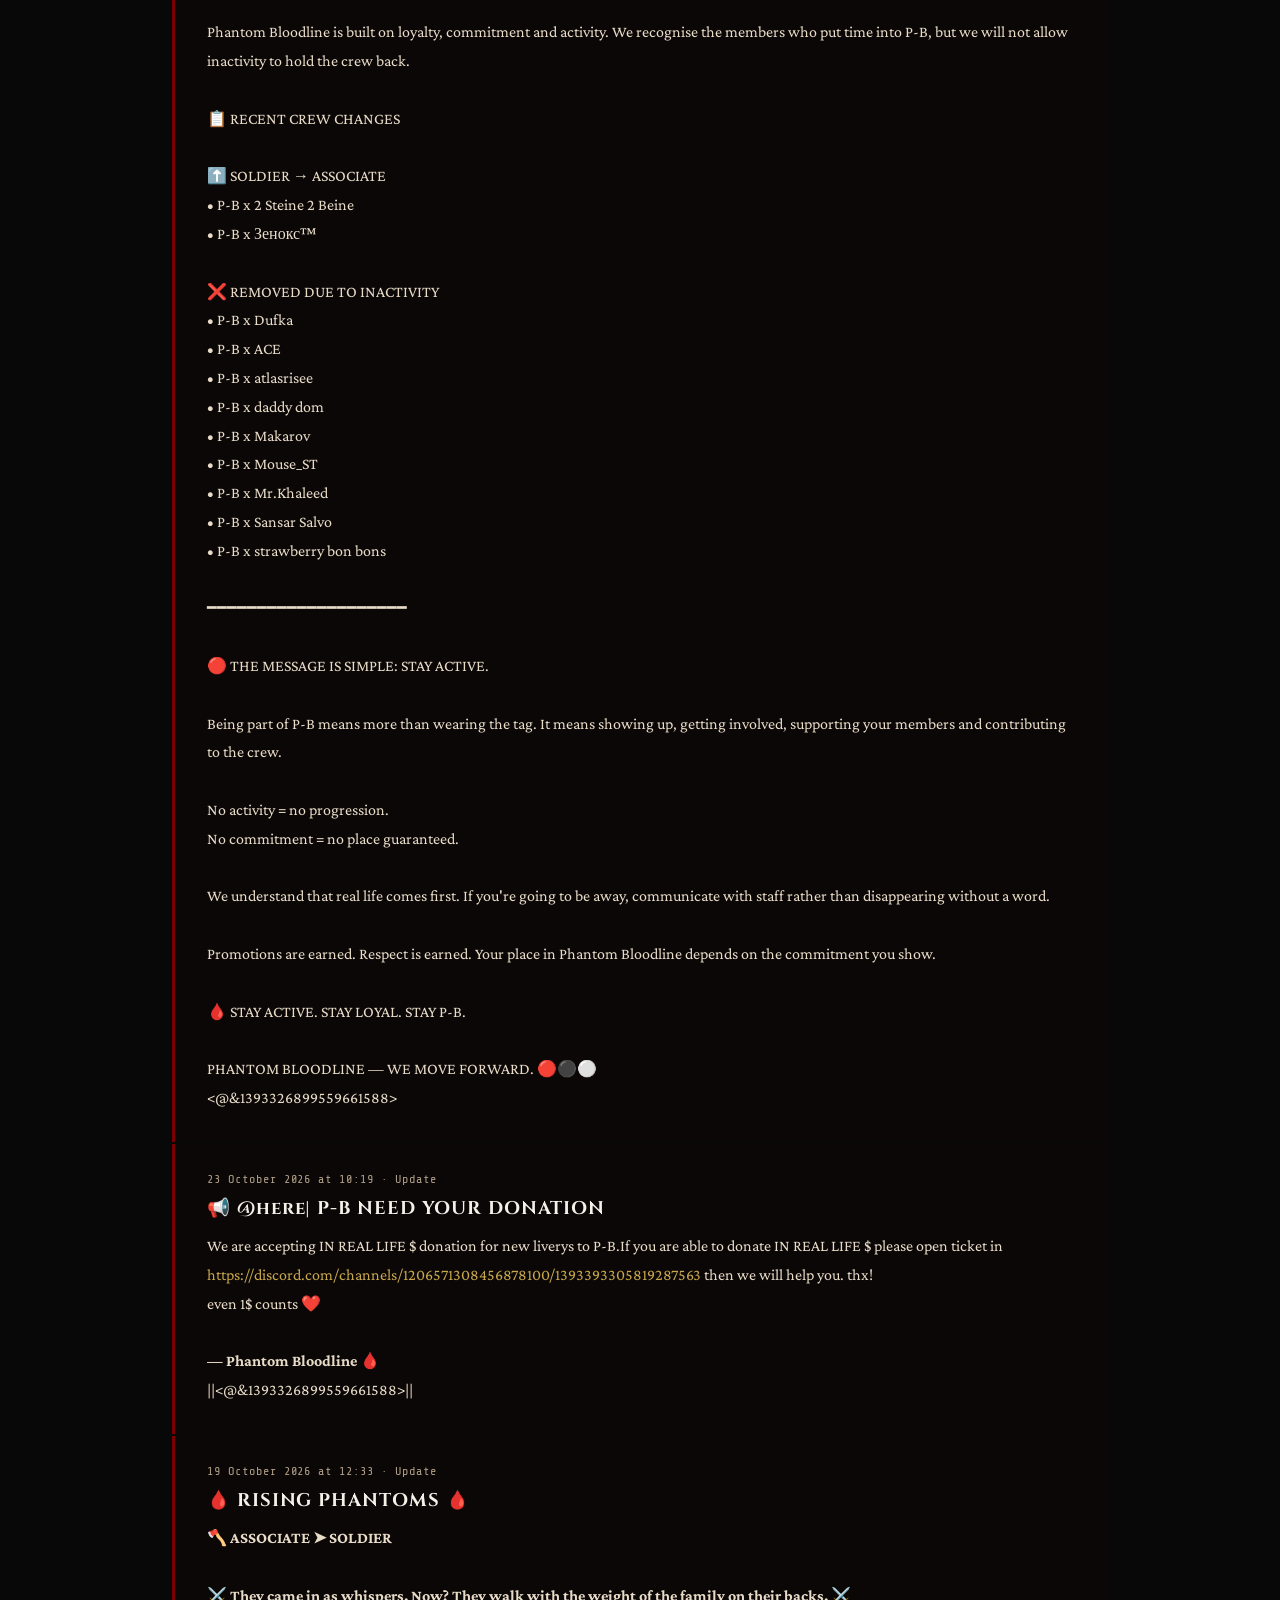
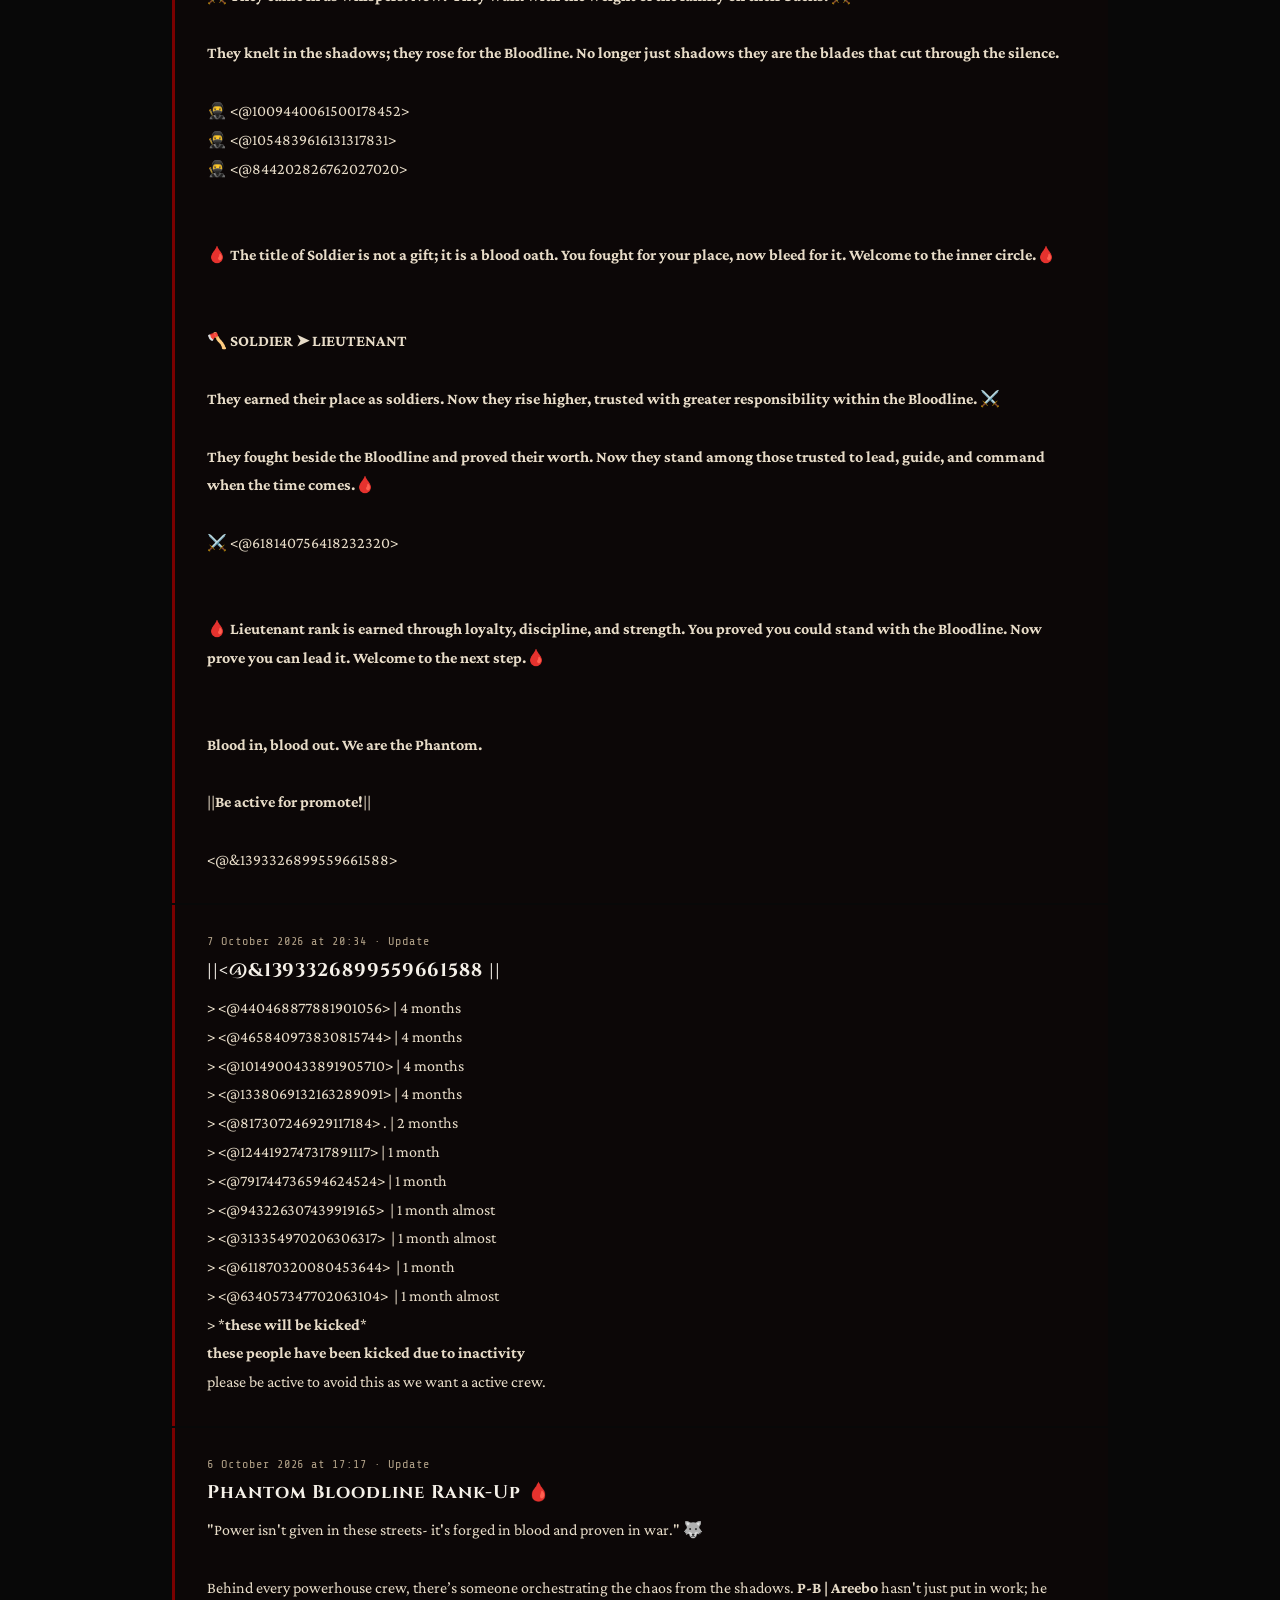
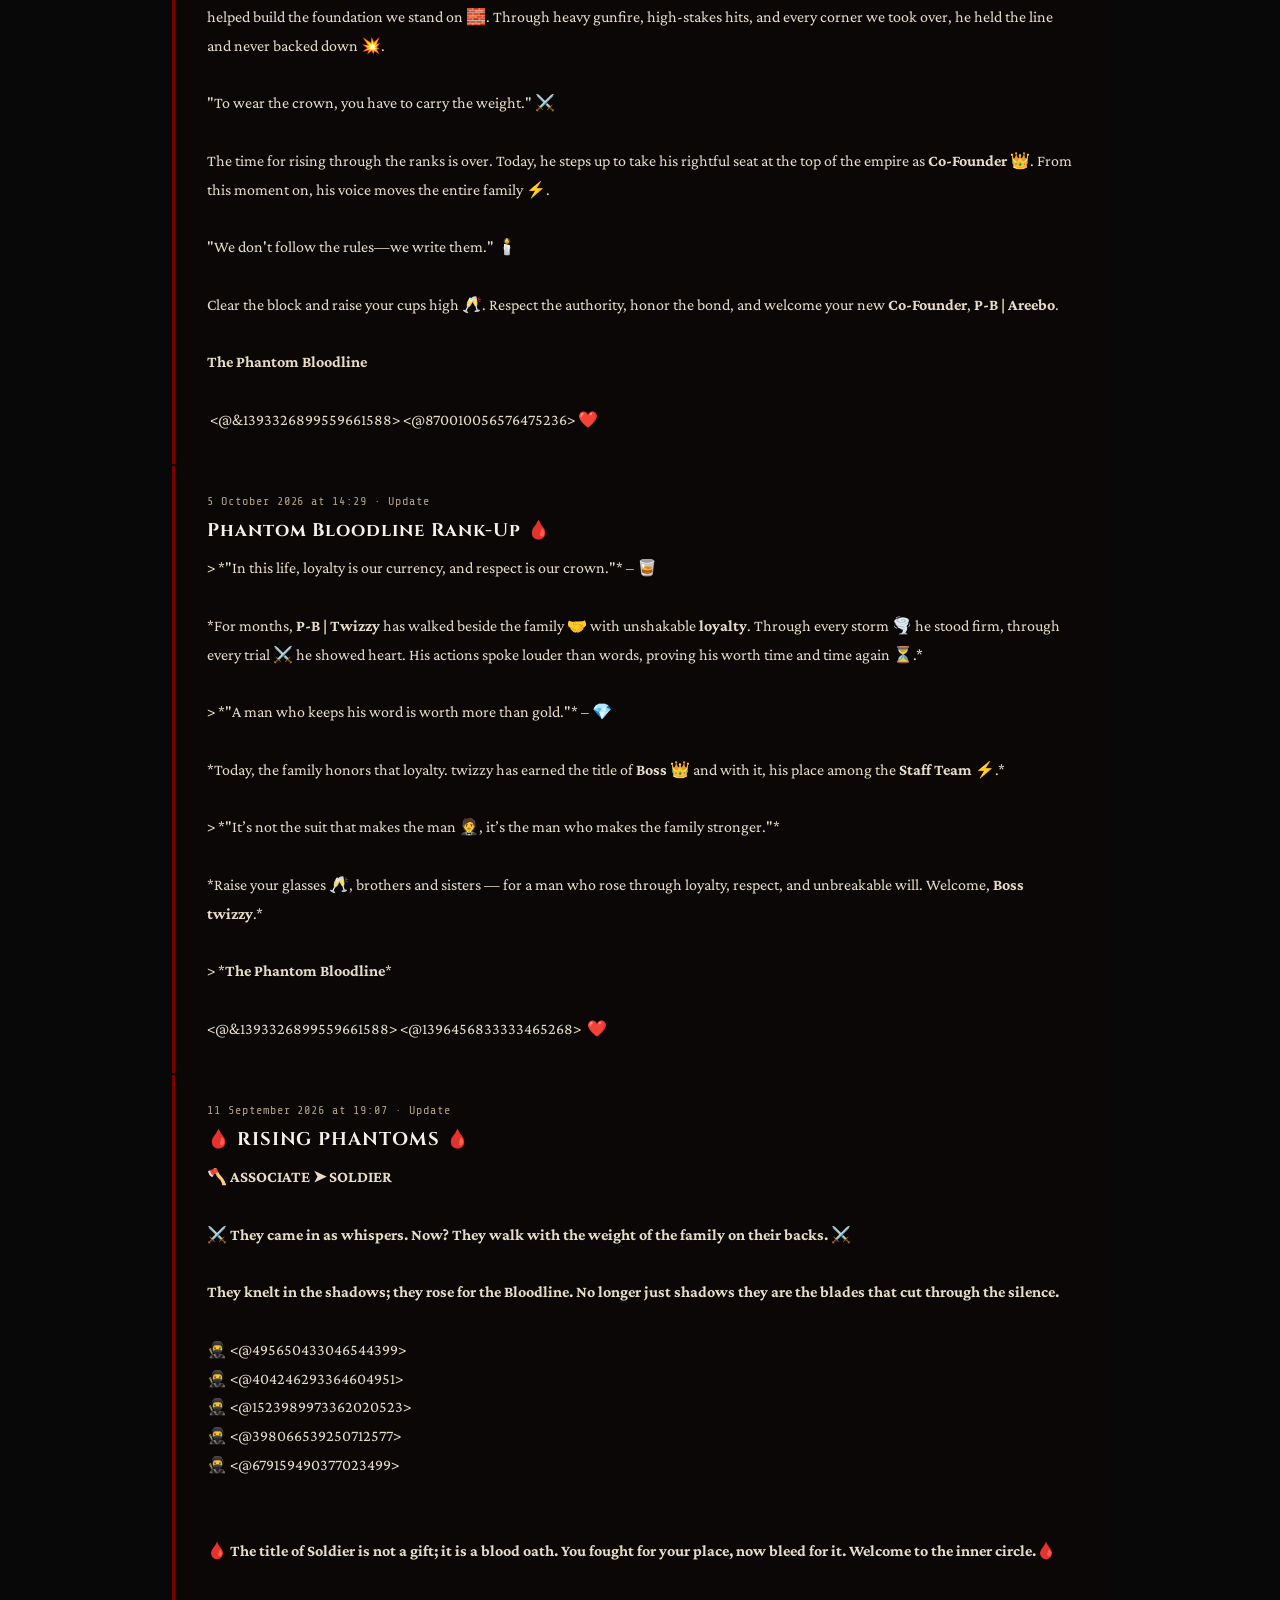
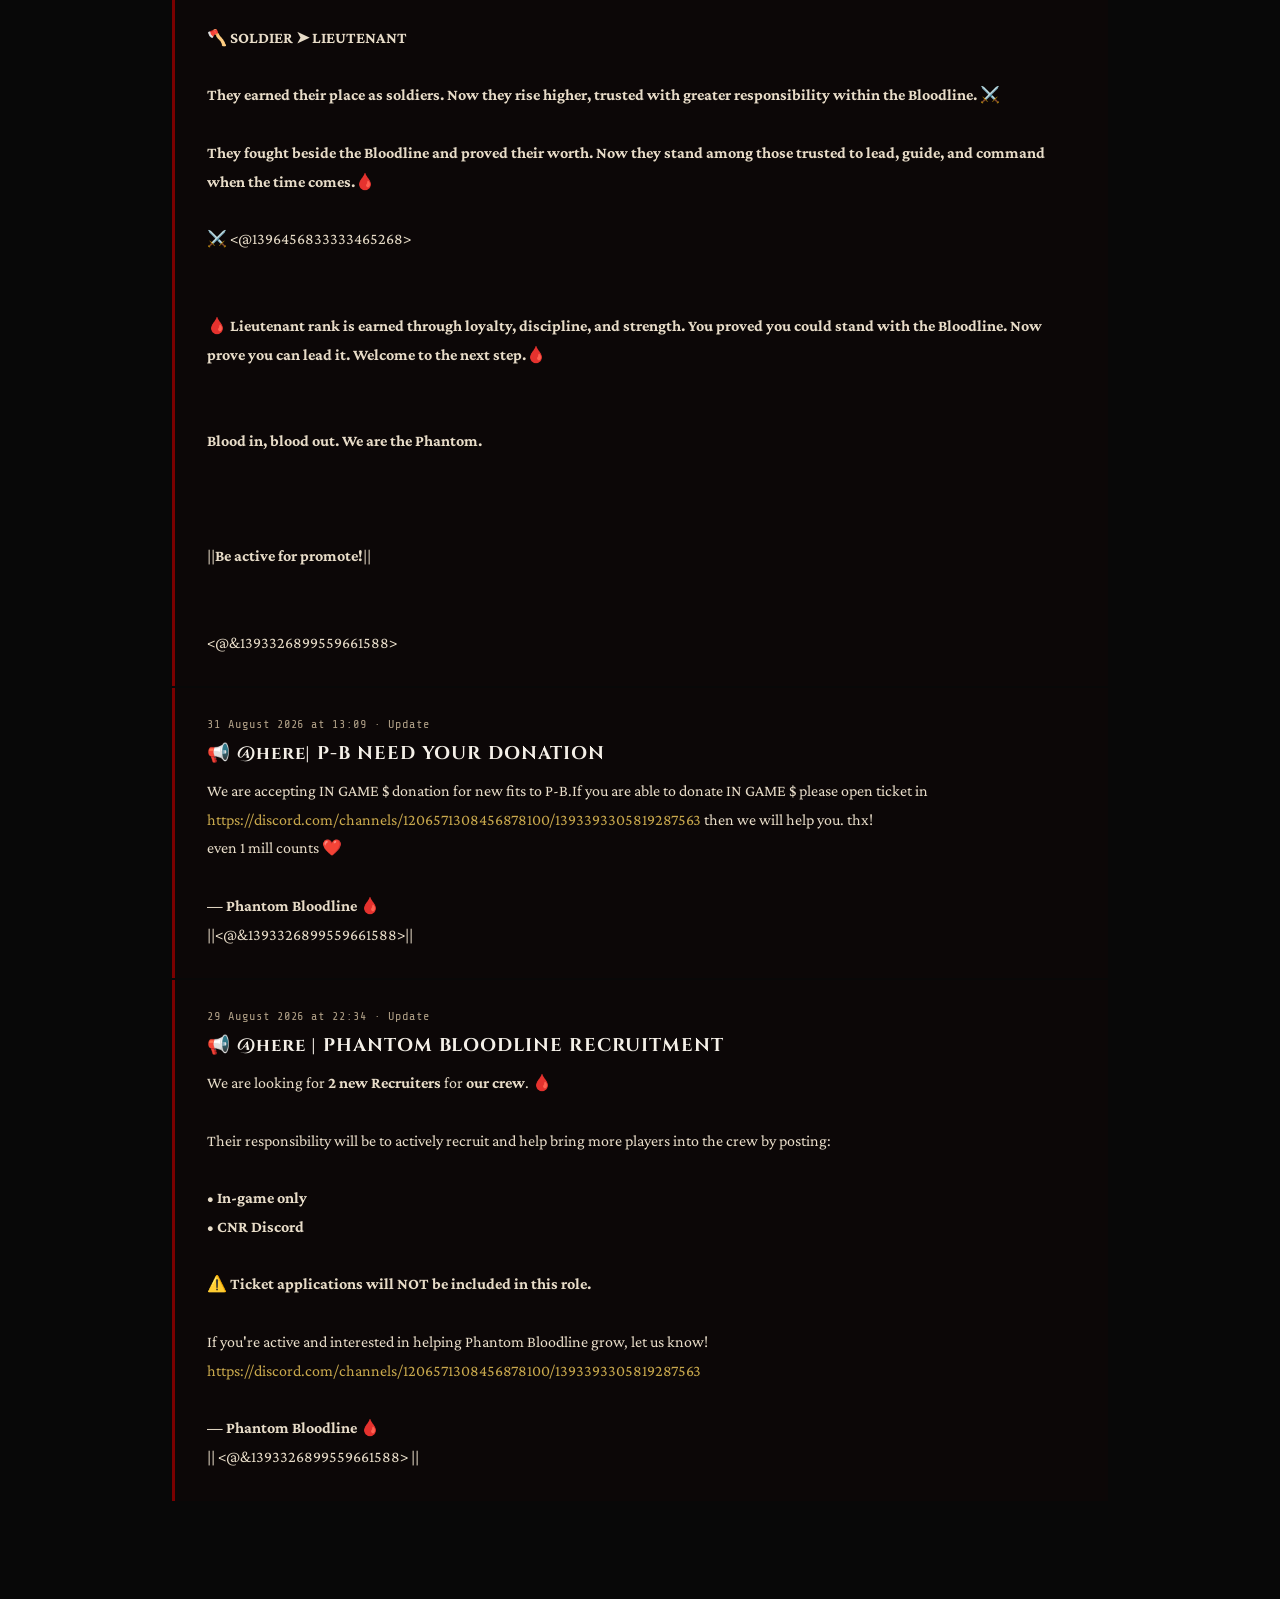
<file: news.html>
<!DOCTYPE html>
<html lang="en">
<head>
<meta charset="UTF-8">
<meta name="viewport" content="width=device-width, initial-scale=1.0">
<title>News — Phantom Bloodline</title>
<link rel="preconnect" href="https://fonts.googleapis.com">
<link href="https://fonts.googleapis.com/css2?family=Cinzel+Decorative:wght@400;700&family=Cinzel:wght@400;600;700;900&family=Crimson+Pro:ital,wght@0,300;0,400;0,600;1,400&family=Share+Tech+Mono&display=swap" rel="stylesheet">
<style>
:root {
  --blood: #7a0000;
  --blood-mid: #a01010;
  --blood-bright: #c0392b;
  --gold: #c9a84c;
  --gold-light: #e8c87a;
  --gold-dim: #7a5f28;
  --smoke: #080808;
  --ash: #111111;
  --coal: #1a1a1a;
  --bone: #e8dcc8;
  --parchment: #d4c4a8;
  --pale: #9a8870;
  --white: #f5f0e8;
}
* { margin:0; padding:0; box-sizing:border-box; }
html { scroll-behavior:smooth; }
body { background:var(--smoke); color:var(--bone); font-family:'Crimson Pro',serif; font-size:18px; min-height:100vh; overflow-x:hidden; cursor:none !important; }
*, *::before, *::after { cursor:none !important; }
body::after { content:''; position:fixed; inset:0; background-image:url("data:image/svg+xml,%3Csvg xmlns='http://www.w3.org/2000/svg' width='300' height='300'%3E%3Cfilter id='n'%3E%3CfeTurbulence type='fractalNoise' baseFrequency='0.75' numOctaves='4' stitchTiles='stitch'/%3E%3C/filter%3E%3Crect width='300' height='300' filter='url(%23n)' opacity='0.05'/%3E%3C/svg%3E"); pointer-events:none; z-index:9998; opacity:0.3; }

/* Custom cursor */
#cursor { position:fixed; width:10px; height:10px; background:var(--blood-bright); border-radius:50%; pointer-events:none; z-index:9999; transform:translate(-50%,-50%); transition:transform 0.1s ease; box-shadow:0 0 8px var(--blood); }
#cursor-ring { position:fixed; width:30px; height:30px; border:1px solid rgba(192,57,43,0.5); border-radius:50%; pointer-events:none; z-index:9999; transform:translate(-50%,-50%); transition:all 0.15s ease; }

/* Scroll progress */
#scroll-progress { position:fixed; top:0; left:0; height:3px; width:0%; background:linear-gradient(to right, var(--blood), var(--blood-bright), var(--gold)); z-index:2000; box-shadow:0 0 10px rgba(192,57,43,0.6); }

/* Watermark */
.watermark { position:fixed; top:50%; left:50%; transform:translate(-50%,-50%); width:min(140vw,1800px); opacity:0.025; pointer-events:none; z-index:0; filter:grayscale(100%); }

/* Nav */
#nav { position:fixed; top:0; left:0; right:0; z-index:1000; padding:1.5rem clamp(1.5rem,4vw,5rem); display:flex; justify-content:space-between; align-items:center; transition:all 0.4s; }
#nav.solid { background:rgba(5,5,5,0.97); padding:1rem clamp(1.5rem,4vw,5rem); border-bottom:1px solid rgba(122,0,0,0.25); backdrop-filter:blur(10px); }
.nav-brand { font-family:'Cinzel',serif; font-weight:900; font-size:clamp(0.7rem,0.9vw,1rem); color:var(--gold); text-decoration:none; letter-spacing:0.2em; white-space:nowrap; flex-shrink:0; }
.nav-links { display:flex; gap:clamp(0.5rem,1vw,2rem); list-style:none; align-items:center; flex-wrap:nowrap; overflow:visible; }
.nav-links a { font-family:'Cinzel',serif; font-size:clamp(0.5rem,0.6vw,0.65rem); letter-spacing:0.15em; color:var(--pale); text-decoration:none; text-transform:uppercase; transition:color 0.25s; }
.nav-links a:hover, .nav-links a.active { color:var(--white); }
.nav-links .cta { padding:0.5rem clamp(0.6rem,1vw,1.5rem); border:1px solid var(--blood); color:var(--white); transition:all 0.3s; white-space:nowrap; flex-shrink:0; }
.nav-links .cta:hover { background:var(--blood); }
.nav-more-wrap { position:relative; }
.nav-more-trigger { cursor:none; display:flex; align-items:center; gap:0.3rem; font-family:'Cinzel',serif; font-size:clamp(0.5rem,0.6vw,0.65rem); letter-spacing:0.15em; color:var(--pale); text-transform:uppercase; transition:color 0.25s; }
.nav-more-trigger:hover { color:var(--white); }
.nav-more-trigger::after { content:'▾'; font-size:0.6rem; }
.mega-menu { position:absolute; top:calc(100% + 1.2rem); left:50%; transform:translateX(-50%) translateY(-8px); background:rgba(8,8,8,0.98); border:1px solid rgba(122,0,0,0.25); backdrop-filter:blur(12px); padding:0.5rem; min-width:200px; opacity:0; pointer-events:none; transition:opacity 0.25s ease,transform 0.25s ease; box-shadow:0 20px 50px rgba(0,0,0,0.6); }
.nav-more-wrap:hover .mega-menu { opacity:1; pointer-events:auto; transform:translateX(-50%) translateY(0); }
.mega-menu a { display:block; padding:0.7rem 1.2rem; font-family:'Cinzel',serif; font-size:0.62rem; letter-spacing:0.15em; color:var(--pale); text-decoration:none; text-transform:uppercase; transition:all 0.2s; white-space:nowrap; }
.mega-menu a:hover { color:var(--white); background:rgba(122,0,0,0.12); }
.nav-hamburger { display:none; flex-direction:column; gap:5px; background:none; border:none; cursor:none; padding:4px; }
.nav-hamburger span { display:block; width:24px; height:2px; background:var(--bone); transition:all 0.3s; }

/* Mobile menu */
.mobile-menu { position:fixed; inset:0; background:rgba(5,5,5,0.98); z-index:999; display:flex; flex-direction:column; justify-content:center; align-items:center; gap:2rem; transform:translateX(100%); transition:transform 0.4s ease; }
.mobile-menu.open { transform:translateX(0); }
.mobile-menu a { font-family:'Cinzel',serif; font-size:1.2rem; letter-spacing:0.3em; color:var(--bone); text-decoration:none; text-transform:uppercase; transition:color 0.2s; }
.mobile-menu a:hover { color:var(--gold); }
.mobile-menu .cta { padding:0.8rem 2rem; border:1px solid var(--blood); color:var(--white); }

/* Page hero */
.page-hero { padding:10rem 2rem 5rem; text-align:center; background:radial-gradient(ellipse 80% 60% at 50% 0%, rgba(122,0,0,0.15) 0%, transparent 65%); position:relative; }
.page-hero::after { content:''; position:absolute; bottom:0; left:50%; transform:translateX(-50%); width:70%; max-width:900px; height:1px; background:linear-gradient(to right,transparent,rgba(192,57,43,0.4),var(--gold-dim),rgba(192,57,43,0.4),transparent); }
.eyebrow { font-family:'Share Tech Mono',monospace; font-size:0.65rem; letter-spacing:0.4em; color:var(--blood-bright); text-transform:uppercase; display:block; margin-bottom:0.8rem; }
.page-title { font-family:'Cinzel Decorative',serif; font-size:clamp(2rem,5vw,3.5rem); font-weight:700; color:var(--white); margin-bottom:0.5rem; text-shadow:0 0 30px rgba(192,57,43,0.3); }
.page-subtitle { color:var(--pale); font-style:italic; font-size:1.05rem; }

/* Wrap */
.wrap { max-width:1000px; margin:0 auto; padding:3rem 2rem 6rem; position:relative; z-index:1; }

/* Reveal animations */
.reveal { opacity:0; transform:translateY(24px); transition:opacity 0.7s cubic-bezier(0.16,1,0.3,1), transform 0.7s cubic-bezier(0.16,1,0.3,1); }
.reveal.in { opacity:1; transform:translateY(0); }

/* Common elements */
.search-box { width:100%; background:rgba(255,255,255,0.03); border:1px solid rgba(122,0,0,0.2); color:var(--bone); font-family:'Crimson Pro',serif; font-size:1rem; padding:0.8rem 1.2rem; outline:none; transition:border-color 0.2s; margin-bottom:1.5rem; }
.search-box:focus { border-color:var(--blood-bright); }
.search-box::placeholder { color:rgba(154,136,112,0.4); }
.count-bar { font-family:'Share Tech Mono',monospace; font-size:0.6rem; letter-spacing:0.15em; color:rgba(154,136,112,0.35); margin-bottom:1.5rem; }
.loading-wrap { text-align:center; padding:5rem; }
.spinner { width:40px; height:40px; border:2px solid rgba(122,0,0,0.2); border-top-color:var(--blood-bright); border-radius:50%; animation:spin 0.8s linear infinite; margin:0 auto 1rem; }
@keyframes spin { to{transform:rotate(360deg)} }
.loading-text { font-family:'Share Tech Mono',monospace; font-size:0.65rem; letter-spacing:0.3em; color:var(--pale); text-transform:uppercase; }
.empty { text-align:center; padding:4rem; color:var(--pale); font-style:italic; }
.hidden { display:none; }

@media(max-width:1200px) { #nav,#nav.solid { padding:1rem 2rem; } .nav-links { gap:1.2rem; } }
@media(max-width:900px) { #nav,#nav.solid { padding:1rem 1.5rem; } .nav-links { display:none; } .nav-hamburger { display:flex; } }
</style>
<style>
.news-item { border-left:3px solid var(--blood); background:rgba(122,0,0,0.04); padding:1.8rem 2rem; margin-bottom:2px; transition:background 0.2s; }
.news-item:hover { background:rgba(122,0,0,0.08); }
.news-date { font-family:'Share Tech Mono',monospace; font-size:0.58rem; letter-spacing:0.2em; color:var(--blood-bright); text-transform:uppercase; margin-bottom:0.6rem; display:block; }
.news-title { font-family:'Cinzel',serif; font-size:1.15rem; color:var(--white); letter-spacing:0.05em; margin-bottom:0.7rem; }
.news-content { color:var(--bone); line-height:1.8; font-size:1rem; white-space:pre-wrap; word-break:break-word; }
.news-content a { color:var(--gold); text-decoration:none; }
.news-content a:hover { text-decoration:underline; }
</style>
<link rel="preconnect" href="https://fonts.gstatic.com" crossorigin>
<link href="https://fonts.googleapis.com/css2?family=Anton&display=swap" rel="stylesheet">
<link rel="stylesheet" href="upgrade.css?v=4">
</head>
<body>
<div id="scroll-progress"></div>
<img class="watermark" src="logo.png" alt="" aria-hidden="true">
<div id="cursor"></div><div id="cursor-ring"></div>
<nav id="nav">
  <a href="index.html" class="nav-brand">PHANTOM BLOODLINE</a>
  <ul class="nav-links">
    <li><a href="index.html#about">About</a></li>
    <li><a href="index.html#leaderboard">Leaderboard</a></li>
    <li><a href="index.html#timeline">History</a></li>
    <li><a href="index.html#news">News</a></li>
    <li><a href="https://discord.gg/Pn7WB4ktjn">Discord</a></li>
    <li><a href="index.html#rules">Rules</a></li>
    <li><a href="index.html#ranks">Ranks</a></li>
    <li><a href="index.html#staff">Staff</a></li>
    <li><a href="roster.html">Roster</a></li>
    <li class="nav-more-wrap">
      <span class="nav-more-trigger">More</span>
      <div class="mega-menu">
        <a href="blacklist.html">🚫 Blacklist</a>
        <a href="former-members.html">🎖️ Alumni</a>
        <a href="news.html">📰 Announcements</a>
        <a href="status.html">⚙️ Bot Status</a>
        <a href="appeal.html">📋 Appeal</a>
        <a href="faq.html">❓ FAQ</a>
        <a href="crew-stats.html">📊 Crew Stats</a>
      </div>
    </li>
    <li><a href="apply.html" class="cta">Apply Now</a></li>
    <li><a href="https://discord.gg/Pn7WB4ktjn" target="_blank" class="cta">Join Us</a></li>
  </ul>
  <button class="nav-hamburger" id="hamburger" onclick="toggleMobileMenu()" aria-label="Menu">
    <span></span><span></span><span></span>
  </button>
</nav>
<div class="mobile-menu" id="mobile-menu">
  <a href="index.html" onclick="closeMobileMenu()">Home</a>
  <a href="roster.html" onclick="closeMobileMenu()">Roster</a>
  <a href="blacklist.html" onclick="closeMobileMenu()">Blacklist</a>
  <a href="former-members.html" onclick="closeMobileMenu()">Alumni</a>
  <a href="news.html" onclick="closeMobileMenu()">Announcements</a>
  <a href="status.html" onclick="closeMobileMenu()">Status</a>
  <a href="appeal.html" onclick="closeMobileMenu()">Appeal</a>
  <a href="faq.html" onclick="closeMobileMenu()">FAQ</a>
  <a href="crew-stats.html" onclick="closeMobileMenu()">Crew Stats</a>
  <a href="apply.html" class="cta" onclick="closeMobileMenu()">Apply Now</a>
  <a href="https://discord.gg/Pn7WB4ktjn" target="_blank" class="cta" onclick="closeMobileMenu()">Join Us</a>
</div>

<div class="page-hero">
  <span class="eyebrow">Latest</span>
  <h1 class="page-title">News & Announcements</h1>
  <p class="page-subtitle">Updates straight from the Phantom Bloodline Discord</p>
</div>

<div class="wrap">
  <div id="loading" class="loading-wrap"><div class="spinner"></div><p class="loading-text">Loading news...</p></div>
  <div id="content" style="display:none"></div>
</div>

<script>
// Custom cursor
const cur = document.getElementById('cursor');
const ring = document.getElementById('cursor-ring');
document.addEventListener('mousemove', e => {
  if(cur) { cur.style.left=e.clientX+'px'; cur.style.top=e.clientY+'px'; }
  if(ring) { ring.style.left=e.clientX+'px'; ring.style.top=e.clientY+'px'; }
});

// Scroll progress
const prog = document.getElementById('scroll-progress');
if(prog) window.addEventListener('scroll', () => {
  const t = document.documentElement.scrollHeight - window.innerHeight;
  prog.style.width = (t > 0 ? (window.scrollY/t)*100 : 0) + '%';
}, {passive:true});

// Nav solid on scroll
const nav = document.getElementById('nav');
window.addEventListener('scroll', () => nav.classList.toggle('solid', window.scrollY > 50), {passive:true});

// Mobile menu
function toggleMobileMenu() {
  document.getElementById('mobile-menu').classList.toggle('open');
}
function closeMobileMenu() {
  document.getElementById('mobile-menu').classList.remove('open');
}

// Reveal on scroll
const obs = new IntersectionObserver(entries => {
  entries.forEach(e => { if(e.isIntersecting) { e.target.classList.add('in'); obs.unobserve(e.target); } });
}, {threshold:0.05});
document.querySelectorAll('.reveal').forEach(el => obs.observe(el));
</script>
<script>
function esc(s){return String(s||'').replace(/&/g,'&amp;').replace(/</g,'&lt;').replace(/>/g,'&gt;');}
function linkify(t){return esc(t).replace(/https?:\/\/[^\s<>"]+/g,u=>`<a href="${u}" target="_blank" rel="noopener">${u}</a>`).replace(/\*\*([^*\n]+)\*\*/g,'<strong>$1</strong>');}
async function load(){
  try{
    const res=await fetch('data/news.json?t='+Date.now());
    if(!res.ok)throw new Error();
    const news=await res.json();
    document.getElementById('loading').style.display='none';
    const content=document.getElementById('content');
    content.style.display='';
    if(!news.length){content.innerHTML='<div class="empty">No announcements yet. Check back soon!</div>';return;}
    news.slice(0,30).forEach(item=>{
      const d=new Date(item.date||item.timestamp);
      const date=isNaN(d)?'':d.toLocaleDateString('en-GB',{day:'numeric',month:'long',year:'numeric',hour:'2-digit',minute:'2-digit'});
      const div=document.createElement('div');
      div.className='news-item reveal';
      div.innerHTML=`<span class="news-date">${esc(date)}${item.tag?' · '+esc(item.tag):''}</span>${item.title?`<h2 class="news-title">${esc(item.title)}</h2>`:''}<div class="news-content">${linkify(item.body||item.content||item.description||'')}</div>`;
      content.appendChild(div);
    });
    document.querySelectorAll('.reveal').forEach(el=>{
      const obs=new IntersectionObserver(e=>{e.forEach(x=>{if(x.isIntersecting){x.target.classList.add('in');obs.unobserve(x.target);}});},{threshold:0.05});
      obs.observe(el);
    });
  }catch{document.getElementById('loading').innerHTML='<p style="color:var(--pale);font-style:italic">Could not load news.</p>';}
}
load();
</script>
<a class="mobile-apply" href="apply.html">Apply to join</a>
</body>
</html>
</file>
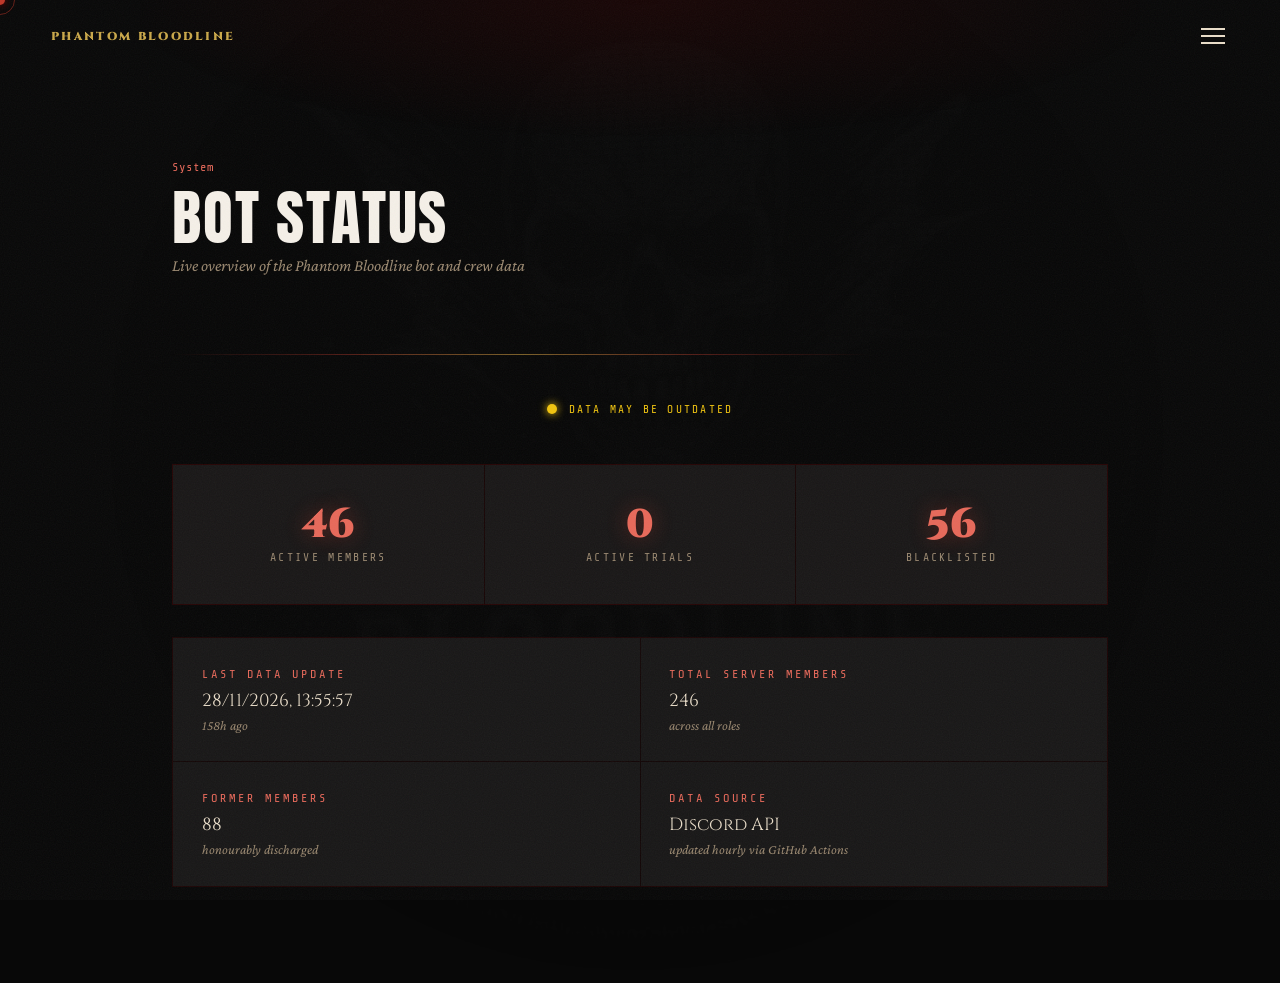
<file: status.html>
<!DOCTYPE html>
<html lang="en">
<head>
<meta charset="UTF-8">
<meta name="viewport" content="width=device-width, initial-scale=1.0">
<title>Status — Phantom Bloodline</title>
<link rel="preconnect" href="https://fonts.googleapis.com">
<link href="https://fonts.googleapis.com/css2?family=Cinzel+Decorative:wght@400;700&family=Cinzel:wght@400;600;700;900&family=Crimson+Pro:ital,wght@0,300;0,400;0,600;1,400&family=Share+Tech+Mono&display=swap" rel="stylesheet">
<style>
:root {
  --blood: #7a0000;
  --blood-mid: #a01010;
  --blood-bright: #c0392b;
  --gold: #c9a84c;
  --gold-light: #e8c87a;
  --gold-dim: #7a5f28;
  --smoke: #080808;
  --ash: #111111;
  --coal: #1a1a1a;
  --bone: #e8dcc8;
  --parchment: #d4c4a8;
  --pale: #9a8870;
  --white: #f5f0e8;
}
* { margin:0; padding:0; box-sizing:border-box; }
html { scroll-behavior:smooth; }
body { background:var(--smoke); color:var(--bone); font-family:'Crimson Pro',serif; font-size:18px; min-height:100vh; overflow-x:hidden; cursor:none !important; }
*, *::before, *::after { cursor:none !important; }
body::after { content:''; position:fixed; inset:0; background-image:url("data:image/svg+xml,%3Csvg xmlns='http://www.w3.org/2000/svg' width='300' height='300'%3E%3Cfilter id='n'%3E%3CfeTurbulence type='fractalNoise' baseFrequency='0.75' numOctaves='4' stitchTiles='stitch'/%3E%3C/filter%3E%3Crect width='300' height='300' filter='url(%23n)' opacity='0.05'/%3E%3C/svg%3E"); pointer-events:none; z-index:9998; opacity:0.3; }

/* Custom cursor */
#cursor { position:fixed; width:10px; height:10px; background:var(--blood-bright); border-radius:50%; pointer-events:none; z-index:9999; transform:translate(-50%,-50%); transition:transform 0.1s ease; box-shadow:0 0 8px var(--blood); }
#cursor-ring { position:fixed; width:30px; height:30px; border:1px solid rgba(192,57,43,0.5); border-radius:50%; pointer-events:none; z-index:9999; transform:translate(-50%,-50%); transition:all 0.15s ease; }

/* Scroll progress */
#scroll-progress { position:fixed; top:0; left:0; height:3px; width:0%; background:linear-gradient(to right, var(--blood), var(--blood-bright), var(--gold)); z-index:2000; box-shadow:0 0 10px rgba(192,57,43,0.6); }

/* Watermark */
.watermark { position:fixed; top:50%; left:50%; transform:translate(-50%,-50%); width:min(140vw,1800px); opacity:0.025; pointer-events:none; z-index:0; filter:grayscale(100%); }

/* Nav */
#nav { position:fixed; top:0; left:0; right:0; z-index:1000; padding:1.5rem clamp(1.5rem,4vw,5rem); display:flex; justify-content:space-between; align-items:center; transition:all 0.4s; }
#nav.solid { background:rgba(5,5,5,0.97); padding:1rem clamp(1.5rem,4vw,5rem); border-bottom:1px solid rgba(122,0,0,0.25); backdrop-filter:blur(10px); }
.nav-brand { font-family:'Cinzel',serif; font-weight:900; font-size:clamp(0.7rem,0.9vw,1rem); color:var(--gold); text-decoration:none; letter-spacing:0.2em; white-space:nowrap; flex-shrink:0; }
.nav-links { display:flex; gap:clamp(0.5rem,1vw,2rem); list-style:none; align-items:center; flex-wrap:nowrap; overflow:visible; }
.nav-links a { font-family:'Cinzel',serif; font-size:clamp(0.5rem,0.6vw,0.65rem); letter-spacing:0.15em; color:var(--pale); text-decoration:none; text-transform:uppercase; transition:color 0.25s; }
.nav-links a:hover, .nav-links a.active { color:var(--white); }
.nav-links .cta { padding:0.5rem clamp(0.6rem,1vw,1.5rem); border:1px solid var(--blood); color:var(--white); transition:all 0.3s; white-space:nowrap; flex-shrink:0; }
.nav-links .cta:hover { background:var(--blood); }
.nav-more-wrap { position:relative; }
.nav-more-trigger { cursor:none; display:flex; align-items:center; gap:0.3rem; font-family:'Cinzel',serif; font-size:clamp(0.5rem,0.6vw,0.65rem); letter-spacing:0.15em; color:var(--pale); text-transform:uppercase; transition:color 0.25s; }
.nav-more-trigger:hover { color:var(--white); }
.nav-more-trigger::after { content:'▾'; font-size:0.6rem; }
.mega-menu { position:absolute; top:calc(100% + 1.2rem); left:50%; transform:translateX(-50%) translateY(-8px); background:rgba(8,8,8,0.98); border:1px solid rgba(122,0,0,0.25); backdrop-filter:blur(12px); padding:0.5rem; min-width:200px; opacity:0; pointer-events:none; transition:opacity 0.25s ease,transform 0.25s ease; box-shadow:0 20px 50px rgba(0,0,0,0.6); }
.nav-more-wrap:hover .mega-menu { opacity:1; pointer-events:auto; transform:translateX(-50%) translateY(0); }
.mega-menu a { display:block; padding:0.7rem 1.2rem; font-family:'Cinzel',serif; font-size:0.62rem; letter-spacing:0.15em; color:var(--pale); text-decoration:none; text-transform:uppercase; transition:all 0.2s; white-space:nowrap; }
.mega-menu a:hover { color:var(--white); background:rgba(122,0,0,0.12); }
.nav-hamburger { display:none; flex-direction:column; gap:5px; background:none; border:none; cursor:none; padding:4px; }
.nav-hamburger span { display:block; width:24px; height:2px; background:var(--bone); transition:all 0.3s; }

/* Mobile menu */
.mobile-menu { position:fixed; inset:0; background:rgba(5,5,5,0.98); z-index:999; display:flex; flex-direction:column; justify-content:center; align-items:center; gap:2rem; transform:translateX(100%); transition:transform 0.4s ease; }
.mobile-menu.open { transform:translateX(0); }
.mobile-menu a { font-family:'Cinzel',serif; font-size:1.2rem; letter-spacing:0.3em; color:var(--bone); text-decoration:none; text-transform:uppercase; transition:color 0.2s; }
.mobile-menu a:hover { color:var(--gold); }
.mobile-menu .cta { padding:0.8rem 2rem; border:1px solid var(--blood); color:var(--white); }

/* Page hero */
.page-hero { padding:10rem 2rem 5rem; text-align:center; background:radial-gradient(ellipse 80% 60% at 50% 0%, rgba(122,0,0,0.15) 0%, transparent 65%); position:relative; }
.page-hero::after { content:''; position:absolute; bottom:0; left:50%; transform:translateX(-50%); width:70%; max-width:900px; height:1px; background:linear-gradient(to right,transparent,rgba(192,57,43,0.4),var(--gold-dim),rgba(192,57,43,0.4),transparent); }
.eyebrow { font-family:'Share Tech Mono',monospace; font-size:0.65rem; letter-spacing:0.4em; color:var(--blood-bright); text-transform:uppercase; display:block; margin-bottom:0.8rem; }
.page-title { font-family:'Cinzel Decorative',serif; font-size:clamp(2rem,5vw,3.5rem); font-weight:700; color:var(--white); margin-bottom:0.5rem; text-shadow:0 0 30px rgba(192,57,43,0.3); }
.page-subtitle { color:var(--pale); font-style:italic; font-size:1.05rem; }

/* Wrap */
.wrap { max-width:1000px; margin:0 auto; padding:3rem 2rem 6rem; position:relative; z-index:1; }

/* Reveal animations */
.reveal { opacity:0; transform:translateY(24px); transition:opacity 0.7s cubic-bezier(0.16,1,0.3,1), transform 0.7s cubic-bezier(0.16,1,0.3,1); }
.reveal.in { opacity:1; transform:translateY(0); }

/* Common elements */
.search-box { width:100%; background:rgba(255,255,255,0.03); border:1px solid rgba(122,0,0,0.2); color:var(--bone); font-family:'Crimson Pro',serif; font-size:1rem; padding:0.8rem 1.2rem; outline:none; transition:border-color 0.2s; margin-bottom:1.5rem; }
.search-box:focus { border-color:var(--blood-bright); }
.search-box::placeholder { color:rgba(154,136,112,0.4); }
.count-bar { font-family:'Share Tech Mono',monospace; font-size:0.6rem; letter-spacing:0.15em; color:rgba(154,136,112,0.35); margin-bottom:1.5rem; }
.loading-wrap { text-align:center; padding:5rem; }
.spinner { width:40px; height:40px; border:2px solid rgba(122,0,0,0.2); border-top-color:var(--blood-bright); border-radius:50%; animation:spin 0.8s linear infinite; margin:0 auto 1rem; }
@keyframes spin { to{transform:rotate(360deg)} }
.loading-text { font-family:'Share Tech Mono',monospace; font-size:0.65rem; letter-spacing:0.3em; color:var(--pale); text-transform:uppercase; }
.empty { text-align:center; padding:4rem; color:var(--pale); font-style:italic; }
.hidden { display:none; }

@media(max-width:1200px) { #nav,#nav.solid { padding:1rem 2rem; } .nav-links { gap:1.2rem; } }
@media(max-width:900px) { #nav,#nav.solid { padding:1rem 1.5rem; } .nav-links { display:none; } .nav-hamburger { display:flex; } }
</style>
<style>
.status-bar { display:flex; align-items:center; gap:0.75rem; justify-content:center; margin-bottom:3rem; }
.status-dot { width:10px; height:10px; border-radius:50%; background:#2ecc71; box-shadow:0 0 8px #2ecc71; animation:pulse 2s infinite; }
@keyframes pulse { 0%,100%{opacity:1} 50%{opacity:0.4} }
.status-text { font-family:'Share Tech Mono',monospace; font-size:0.7rem; letter-spacing:0.2em; color:#2ecc71; text-transform:uppercase; }
.stats-grid { display:grid; grid-template-columns:repeat(3,1fr); gap:1px; background:rgba(122,0,0,0.15); border:1px solid rgba(122,0,0,0.15); margin-bottom:2rem; }
.stat-cell { background:rgba(26,26,26,0.9); padding:2.5rem 1rem; text-align:center; }
.stat-num { font-family:'Cinzel',serif; font-size:2.5rem; font-weight:900; color:var(--blood-bright); display:block; line-height:1; text-shadow:0 0 20px rgba(192,57,43,0.4); }
.stat-lbl { font-family:'Share Tech Mono',monospace; font-size:0.58rem; letter-spacing:0.2em; color:var(--pale); text-transform:uppercase; margin-top:0.4rem; display:block; }
.cards { display:grid; grid-template-columns:1fr 1fr; gap:1px; background:rgba(122,0,0,0.1); border:1px solid rgba(122,0,0,0.1); }
.card { background:rgba(26,26,26,0.9); padding:1.8rem; }
.card-label { font-family:'Share Tech Mono',monospace; font-size:0.58rem; letter-spacing:0.25em; color:var(--blood-bright); text-transform:uppercase; margin-bottom:0.5rem; display:block; }
.card-value { font-family:'Cinzel',serif; font-size:1.1rem; color:var(--bone); }
.card-sub { font-size:0.85rem; color:var(--pale); margin-top:0.3rem; font-style:italic; }
</style>
<link rel="preconnect" href="https://fonts.gstatic.com" crossorigin>
<link href="https://fonts.googleapis.com/css2?family=Anton&display=swap" rel="stylesheet">
<link rel="stylesheet" href="upgrade.css?v=4">
</head>
<body>
<div id="scroll-progress"></div>
<img class="watermark" src="logo.png" alt="" aria-hidden="true">
<div id="cursor"></div><div id="cursor-ring"></div>
<nav id="nav">
  <a href="index.html" class="nav-brand">PHANTOM BLOODLINE</a>
  <ul class="nav-links">
    <li><a href="index.html#about">About</a></li>
    <li><a href="index.html#leaderboard">Leaderboard</a></li>
    <li><a href="index.html#timeline">History</a></li>
    <li><a href="index.html#news">News</a></li>
    <li><a href="https://discord.gg/Pn7WB4ktjn">Discord</a></li>
    <li><a href="index.html#rules">Rules</a></li>
    <li><a href="index.html#ranks">Ranks</a></li>
    <li><a href="index.html#staff">Staff</a></li>
    <li><a href="roster.html">Roster</a></li>
    <li class="nav-more-wrap">
      <span class="nav-more-trigger">More</span>
      <div class="mega-menu">
        <a href="blacklist.html">🚫 Blacklist</a>
        <a href="former-members.html">🎖️ Alumni</a>
        <a href="news.html">📰 Announcements</a>
        <a href="status.html">⚙️ Bot Status</a>
        <a href="appeal.html">📋 Appeal</a>
        <a href="faq.html">❓ FAQ</a>
        <a href="crew-stats.html">📊 Crew Stats</a>
      </div>
    </li>
    <li><a href="apply.html" class="cta">Apply Now</a></li>
    <li><a href="https://discord.gg/Pn7WB4ktjn" target="_blank" class="cta">Join Us</a></li>
  </ul>
  <button class="nav-hamburger" id="hamburger" onclick="toggleMobileMenu()" aria-label="Menu">
    <span></span><span></span><span></span>
  </button>
</nav>
<div class="mobile-menu" id="mobile-menu">
  <a href="index.html" onclick="closeMobileMenu()">Home</a>
  <a href="roster.html" onclick="closeMobileMenu()">Roster</a>
  <a href="blacklist.html" onclick="closeMobileMenu()">Blacklist</a>
  <a href="former-members.html" onclick="closeMobileMenu()">Alumni</a>
  <a href="news.html" onclick="closeMobileMenu()">Announcements</a>
  <a href="status.html" onclick="closeMobileMenu()">Status</a>
  <a href="appeal.html" onclick="closeMobileMenu()">Appeal</a>
  <a href="faq.html" onclick="closeMobileMenu()">FAQ</a>
  <a href="crew-stats.html" onclick="closeMobileMenu()">Crew Stats</a>
  <a href="apply.html" class="cta" onclick="closeMobileMenu()">Apply Now</a>
  <a href="https://discord.gg/Pn7WB4ktjn" target="_blank" class="cta" onclick="closeMobileMenu()">Join Us</a>
</div>
<div class="page-hero">
  <span class="eyebrow">System</span>
  <h1 class="page-title">Bot Status</h1>
  <p class="page-subtitle">Live overview of the Phantom Bloodline bot and crew data</p>
</div>
<div class="wrap">
  <div class="status-bar reveal">
    <div class="status-dot" id="status-dot"></div>
    <span class="status-text" id="status-text">Checking status...</span>
  </div>
  <div class="stats-grid reveal">
    <div class="stat-cell"><span class="stat-num" id="s-members">—</span><span class="stat-lbl">Active Members</span></div>
    <div class="stat-cell"><span class="stat-num" id="s-trials">—</span><span class="stat-lbl">Active Trials</span></div>
    <div class="stat-cell"><span class="stat-num" id="s-blacklist">—</span><span class="stat-lbl">Blacklisted</span></div>
  </div>
  <div class="cards reveal">
    <div class="card"><span class="card-label">Last Data Update</span><div class="card-value" id="s-updated">—</div><div class="card-sub" id="s-updated-rel"></div></div>
    <div class="card"><span class="card-label">Total Server Members</span><div class="card-value" id="s-server">—</div><div class="card-sub">across all roles</div></div>
    <div class="card"><span class="card-label">Former Members</span><div class="card-value" id="s-former">—</div><div class="card-sub">honourably discharged</div></div>
    <div class="card"><span class="card-label">Data Source</span><div class="card-value">Discord API</div><div class="card-sub">updated hourly via GitHub Actions</div></div>
  </div>
</div>
<script>
// Custom cursor
const cur = document.getElementById('cursor');
const ring = document.getElementById('cursor-ring');
document.addEventListener('mousemove', e => {
  if(cur) { cur.style.left=e.clientX+'px'; cur.style.top=e.clientY+'px'; }
  if(ring) { ring.style.left=e.clientX+'px'; ring.style.top=e.clientY+'px'; }
});

// Scroll progress
const prog = document.getElementById('scroll-progress');
if(prog) window.addEventListener('scroll', () => {
  const t = document.documentElement.scrollHeight - window.innerHeight;
  prog.style.width = (t > 0 ? (window.scrollY/t)*100 : 0) + '%';
}, {passive:true});

// Nav solid on scroll
const nav = document.getElementById('nav');
window.addEventListener('scroll', () => nav.classList.toggle('solid', window.scrollY > 50), {passive:true});

// Mobile menu
function toggleMobileMenu() {
  document.getElementById('mobile-menu').classList.toggle('open');
}
function closeMobileMenu() {
  document.getElementById('mobile-menu').classList.remove('open');
}

// Reveal on scroll
const obs = new IntersectionObserver(entries => {
  entries.forEach(e => { if(e.isIntersecting) { e.target.classList.add('in'); obs.unobserve(e.target); } });
}, {threshold:0.05});
document.querySelectorAll('.reveal').forEach(el => obs.observe(el));
</script>
<script>
async function load() {
  try {
    const res = await fetch('data/status.json?t=' + Date.now());
    if (!res.ok) throw new Error();
    const d = await res.json();
    document.getElementById('s-members').textContent = d.memberCount ?? '—';
    document.getElementById('s-trials').textContent = d.trialCount ?? '—';
    document.getElementById('s-blacklist').textContent = d.blacklistCount ?? '—';
    document.getElementById('s-server').textContent = d.totalServerMembers || '—';
    document.getElementById('s-former').textContent = d.formerMemberCount ?? '—';
    const updated = new Date(d.updatedAt);
    const diff = Math.floor((Date.now() - updated) / 60000);
    const rel = diff < 2 ? 'just now' : diff < 60 ? diff + ' minutes ago' : Math.floor(diff/60) + 'h ago';
    document.getElementById('s-updated').textContent = updated.toLocaleString('en-GB');
    document.getElementById('s-updated-rel').textContent = rel;
    const dot = document.getElementById('status-dot');
    const txt = document.getElementById('status-text');
    if (diff < 120) { dot.style.cssText='background:#2ecc71;box-shadow:0 0 8px #2ecc71'; txt.style.color='#2ecc71'; txt.textContent='All systems operational'; }
    else { dot.style.cssText='background:#f1c40f;box-shadow:0 0 8px #f1c40f'; txt.style.color='#f1c40f'; txt.textContent='Data may be outdated'; }
  } catch {
    document.getElementById('status-dot').style.cssText='background:#e74c3c;box-shadow:0 0 8px #e74c3c';
    document.getElementById('status-text').textContent='Could not load status data';
  }
}
load();
</script>
<a class="mobile-apply" href="apply.html">Apply to join</a>
</body>
</html>
</file>
<file: upgrade.css>
/* Phantom Bloodline — upgrade layer. Loaded after each page's own <style>, so it overrides without touching page code. */
:root { --display: 'Anton', 'Impact', 'Arial Narrow', sans-serif; }
html { scroll-padding-top: 5rem; }

/* Type: heavy condensed caps taken from the logo lettering; Cinzel stays for small UI labels only */
.hero-title, .section-title, .page-title, .stat-number, .stats-bar-num, .rule-num, .lb-total, .join-stat-num, .funding-raised, .tl-year {
  font-family: var(--display); font-weight: 400; text-transform: uppercase; letter-spacing: 0.03em;
}
.hero-title { font-size: clamp(3.6rem, 12vw, 9rem); line-height: 0.9; color: var(--blood-bright); text-shadow: 0 0 60px rgba(192,57,43,0.35); }
.hero-title em { display: block; font-style: normal; color: inherit; background: none; -webkit-text-fill-color: currentColor; }
.section-title, .page-title { font-size: clamp(2.2rem, 5vw, 3.8rem); line-height: 1; text-shadow: none; color: var(--white); }
.stats-bar-num, .stat-number { color: var(--blood-bright); text-shadow: none; }
.rule-num { color: rgba(192,57,43,0.55); font-size: 2.4rem; }

/* Headings read left to right; drop the ornament dividers */
.section-header { text-align: left; margin-bottom: 3.5rem; }
.section-header .gold-rule, .gold-rule { display: none; }
.page-hero { text-align: left; max-width: 1000px; margin: 0 auto; padding-left: 2rem; padding-right: 2rem; }
.page-hero::after { left: 2rem; transform: none; }

/* Readable small text (was 8–10px in places) */
.eyebrow, .news-date, .count-bar, .loading-text, .hero-badge, .funding-label, .stats-bar-lbl, .stat-label, .join-stat-label {
  font-size: 0.75rem; letter-spacing: 0.08em; text-transform: none;
}
.count-bar { color: var(--pale); }
.nav-links a, .nav-more-trigger { font-size: 0.72rem; letter-spacing: 0.12em; }
.mega-menu a { font-size: 0.72rem; }
.news-body, .rule-desc, .rank-desc-text, .tl-text { font-size: 1.05rem; line-height: 1.7; }

/* Nav: 11 items need room, so switch to the menu button earlier */
@media (max-width: 1280px) {
  .nav-links { display: none; }
  .nav-hamburger { display: flex; }
}
@media (max-width: 700px) {
  .rank-row { grid-template-columns: 1fr; gap: 0.4rem; }
  .section { padding: 4rem 0; }
}

/* Buttons: real touch targets */
.btn-primary, .btn-secondary, .submit-btn, .nav-links .cta { min-height: 44px; }

/* Calmer hover: no lift on every control */
.btn-primary:hover, .btn-secondary:hover { transform: none; }

/* Keyboard + touch + motion */
:focus-visible { outline: 2px solid var(--gold); outline-offset: 3px; }
input, textarea, select { cursor: text !important; }
@media (hover: none), (pointer: coarse) {
  body, body *, *::before, *::after { cursor: auto !important; }
  #cursor, #cursor-ring { display: none !important; }
}
@media (prefers-reduced-motion: reduce) {
  *, *::before, *::after { animation-duration: 0.01ms !important; animation-iteration-count: 1 !important; transition-duration: 0.01ms !important; scroll-behavior: auto !important; }
  .reveal, .reveal-l, .reveal-r { opacity: 1 !important; transform: none !important; }
}

/* How to join: a red band between ranks and staff — the page's one real call to action */
.join-band { background: linear-gradient(135deg, #2a0505 0%, #120303 60%, var(--smoke) 100%); border-block: 1px solid rgba(192,57,43,0.35); padding: 5rem 0; }
.join-steps { list-style: none; counter-reset: step; display: grid; grid-template-columns: repeat(auto-fit, minmax(220px, 1fr)); gap: 2rem; margin: 0 0 2.5rem; padding: 0; }
.join-steps li { counter-increment: step; padding-top: 1rem; border-top: 2px solid var(--blood-bright); }
.join-steps li::before { content: counter(step); display: block; font-family: var(--display); font-size: 3rem; line-height: 1; color: rgba(192,57,43,0.6); }
.join-steps h3 { font-family: var(--display); font-weight: 400; font-size: 1.6rem; letter-spacing: 0.03em; text-transform: uppercase; color: var(--white); margin: 0.4rem 0; }
.join-steps p { color: var(--bone); line-height: 1.7; max-width: 32ch; }
.join-cta { display: flex; flex-wrap: wrap; gap: 1rem; }

/* ═════════════ v2: readability, touch, overflow, mobile polish ═════════════ */
:root { --red-text: #e8695a; --muted-text: #b09f86; }

/* No sideways wobble: off-screen reveal animations used to widen the page by a few px on phones */
html, body { overflow-x: clip; }
img, video, canvas, svg { max-width: 100%; }

/* Red and grey text that sat below the 4.5:1 contrast minimum on the dark background */
.eyebrow, .apply-eyebrow, .hero-badge, .card-label, .staff-rank, .funding-label, .req-star,
.stats-bar-num, .stat-num, .stat-number, .big-num, .join-stat-num, .funding-raised, cite, .lb-total {
  color: var(--red-text);
}
.rank-chevron, .lb-empty, .progress-step, .join-note, .field-hint, .updated-bar, .brand-est,
.stat-label, .stats-bar-lbl, .join-stat-label, .count-bar, .loading-text {
  color: var(--muted-text);
}
h4 { color: #b8924a; }
.rule-num { color: rgba(232,105,90,0.7); }
::placeholder { color: #8f8068; opacity: 1; }
.news-date, .tl-year { color: var(--muted-text); }

/* Small text floor */
.card-label, .staff-rank, .progress-step, .join-note, .updated-bar, .brand-est, .rank-chevron, .lb-empty { font-size: max(0.75rem, 11px); }

/* Touch: every tappable thing at least 44px on phones and tablets */
@media (hover: none), (pointer: coarse), (max-width: 900px) {
  .nav-hamburger { min-width: 44px; min-height: 44px; display: inline-flex; align-items: center; justify-content: center; }
  .nav-brand, .nav-back { display: inline-flex; align-items: center; min-height: 44px; }
  .cookie-btn, .collapse-btn, .faq-q, summary, select, input[type=submit], input[type=button] { min-height: 44px; }
  .cookie-btn { padding-inline: 1.1rem; }
  footer a, .footer-links a, .mobile-menu a, .nav-mobile a { display: inline-flex; align-items: center; min-height: 44px; padding-block: 0.35rem; }
  input, textarea, select { font-size: 16px; } /* stops iOS zooming into fields */
}

/* Phones */
@media (max-width: 600px) {
  .section { padding: 3.5rem 0; }
  .container, .section-inner, .wrap { padding-left: 1.25rem; padding-right: 1.25rem; }
  .hero-title { font-size: clamp(3rem, 15vw, 5rem); }
  .page-hero { padding-left: 1.25rem; padding-right: 1.25rem; }
  .page-hero::after { left: 1.25rem; }
  .stats-grid, .stat-grid { grid-template-columns: 1fr 1fr; }
  .stat-cell { padding: 1.4rem 1rem; }
  .join-cta, .hero-btns, .hero-cta { flex-direction: column; align-items: stretch; }
  .join-cta > *, .hero-btns > *, .hero-cta > * { text-align: center; justify-content: center; }
  .news-card, .rule-item, .rank-row { word-break: break-word; }
  table { display: block; overflow-x: auto; -webkit-overflow-scrolling: touch; }
}

/* Big screens: keep line length and content width comfortable */
@media (min-width: 1600px) {
  html { font-size: 17px; }
}
.news-body, .rule-desc, .faq-a, .faq-answer { max-width: 70ch; }

/* Notched phones */
@supports (padding: max(0px)) {
  nav, .nav { padding-left: max(1rem, env(safe-area-inset-left)); padding-right: max(1rem, env(safe-area-inset-right)); }
  footer { padding-bottom: max(1rem, env(safe-area-inset-bottom)); }
}

/* Text that was still under ~11px on phones */
.cookie-btn, #hero-member-count, .hero-scroll span, .lb-total, cite, .nav-back, .apply-eyebrow,
.form-group label, .char-count, .stat-lbl, .rank-count, .collapse-btn, .brand-est {
  font-size: max(0.72rem, 11.5px) !important;
}
.req-star, .hero-live span, #hero-member-count, .hero-scroll span { color: var(--red-text) !important; }
.brand-est { color: var(--muted-text) !important; }
.faq-a a, .faq-answer a { display: inline-block; padding-block: 0.6rem; }
footer h4, .footer-nav h4, .footer-join h4 { color: #c9a45a !important; font-size: max(0.75rem, 11.5px) !important; }
cite { color: var(--red-text) !important; }
.rank-title span, .about-img-caption { font-size: max(0.72rem, 11.5px) !important; color: var(--muted-text); }
.cookie-text a { display: inline-block; padding-block: 0.7rem; }

/* Apply page: four requirement cards fill the row on desktop and sit 2x2 on phones (were a 3+1 gap / a tall stack) */
.req-grid { grid-template-columns: repeat(4, 1fr); }
@media (max-width: 760px) { .req-grid { grid-template-columns: 1fr 1fr; } .req-item { padding: 1.2rem 0.8rem; } }

/* ═════════════ v3: bigger hero, live status, corner cookie card, loader once, sticky apply ═════════════ */

/* Loader only on a visitor's first page view of a session */
.no-loader #loader { display: none !important; }

/* Hero: the crest is the star */
#hero { min-height: 100svh; padding-top: 5.5rem; padding-bottom: 3rem; }
.hero-logo-wrap { width: clamp(150px, 27vmin, 320px); height: clamp(150px, 27vmin, 320px); margin-bottom: 2rem; }
.hero-logo-wrap::before {
  content: ''; position: absolute; inset: -30%; z-index: -1; border-radius: 50%;
  background: radial-gradient(circle, rgba(192,57,43,0.42) 0%, rgba(122,0,0,0.18) 38%, transparent 68%);
  animation: hero-glow 5s ease-in-out infinite;
}
@keyframes hero-glow { 0%,100% { opacity: 0.75; transform: scale(1); } 50% { opacity: 1; transform: scale(1.08); } }
.hero-tagline { font-size: clamp(1rem, 2vw, 1.35rem); }
.hero-actions .btn-primary, .hero-actions .btn-secondary { padding: 1rem 2.2rem; font-size: 0.85rem; }

/* Live server chips under the buttons */
.hero-status { display: flex; flex-wrap: wrap; justify-content: center; gap: 0.6rem; margin: 1.6rem auto 0; max-width: 760px; }
.hero-status[hidden] { display: none; }
.hs-item {
  display: inline-flex; align-items: center; gap: 0.55rem; padding: 0.55rem 0.95rem; font-size: 0.8rem;
  background: rgba(10,10,10,0.7); border: 1px solid rgba(192,57,43,0.35); border-radius: 999px;
  color: var(--pale, #b09f86); backdrop-filter: blur(6px); letter-spacing: 0.03em;
}
.hs-item b { color: var(--white, #fff); font-weight: 600; letter-spacing: 0.08em; }
.hs-item.off { opacity: 0.6; }
.hs-dot { width: 8px; height: 8px; border-radius: 50%; background: #57F287; box-shadow: 0 0 8px #57F287; flex: none; }
.hs-item.off .hs-dot { background: #e74c3c; box-shadow: 0 0 8px #e74c3c; }
.hs-restart { color: var(--red-text); }
@media (max-width: 600px) { .hs-item { font-size: 0.72rem; padding: 0.45rem 0.7rem; gap: 0.4rem; flex-wrap: wrap; justify-content: center; } .hero-status { margin-top: 1.2rem; } }

/* Cookie notice: a small corner card, not a full-width bar over the page */
#cookie-banner {
  left: auto !important; right: 1rem; bottom: 1rem; width: min(380px, calc(100% - 2rem));
  flex-direction: column; align-items: stretch; gap: 0.9rem; padding: 1.1rem 1.2rem;
  border: 1px solid rgba(192,57,43,0.4); border-radius: 10px; box-shadow: 0 12px 40px rgba(0,0,0,0.6);
}
#cookie-banner .cookie-btns { justify-content: flex-end; }
#cookie-banner .cookie-text { font-size: 0.85rem; max-width: none; line-height: 1.5; }
@media (max-width: 600px) { #cookie-banner { left: 0.75rem !important; right: 0.75rem; bottom: 4.6rem; width: auto; } }

/* Sticky "Apply to join" on phones */
.mobile-apply { display: none; }
@media (max-width: 760px) {
  .mobile-apply {
    display: flex; align-items: center; justify-content: center; position: fixed; z-index: 900;
    left: 0.75rem; right: 0.75rem; bottom: max(0.75rem, env(safe-area-inset-bottom)); min-height: 50px;
    background: linear-gradient(135deg, var(--blood-bright, #c0392b), var(--blood, #7a0000)); color: #fff;
    font-family: var(--display); font-size: 1.1rem; letter-spacing: 0.1em; text-transform: uppercase; text-decoration: none;
    border-radius: 10px; box-shadow: 0 8px 28px rgba(0,0,0,0.6), 0 0 22px rgba(192,57,43,0.35);
  }
  body { padding-bottom: 76px; }
}
@media (max-width: 600px) { .hero-badge { display: none; } #hero { padding-top: 6.5rem; } }

/* Roster: cards never overflow; one column on phones; a bit more presence */
.members-grid { grid-template-columns: repeat(auto-fill, minmax(min(100%, 240px), 1fr)) !important; }
.member-card { min-width: 0; border-left: 2px solid transparent; transition: background 0.2s, border-color 0.2s, transform 0.2s; }
.member-card:hover { border-left-color: var(--blood-bright); background: rgba(122,0,0,0.14); }
.member-avatar { width: 42px; height: 42px; }
.member-name { font-size: 0.95rem; }
@media (max-width: 600px) { .members-grid { grid-template-columns: 1fr !important; } }

/* ═════════════ v4: wider layout, nav highlight, back-to-top, ranks, staff, card polish ═════════════ */
@media (min-width: 1280px) { .container { max-width: 1240px; } .stats-bar-grid { max-width: 1240px; } }

/* Nav: current section */
.nav-links a.active { color: var(--gold-light, #e8c87a); }
.nav-links a.active:not(.cta)::after { transform: scaleX(1); }

/* Back-to-top */
.to-top {
  position: fixed; right: 1rem; bottom: 1rem; z-index: 800; width: 46px; height: 46px; border-radius: 50%;
  background: rgba(10,10,10,0.85); color: var(--gold-light, #e8c87a); border: 1px solid rgba(192,57,43,0.5);
  font-size: 1.25rem; line-height: 1; cursor: pointer; opacity: 0; pointer-events: none; transform: translateY(10px);
  transition: opacity 0.25s, transform 0.25s, background 0.2s; backdrop-filter: blur(6px);
}
.to-top.show { opacity: 1; pointer-events: auto; transform: none; }
.to-top:hover { background: var(--blood, #7a0000); }
@media (max-width: 760px) { .to-top { bottom: 4.7rem; } }

/* Staff: centred, roomier cards */
.staff-grid { display: flex !important; flex-wrap: wrap; justify-content: center; gap: 1rem !important; background: none !important; border: none !important; }
.staff-grid > * { flex: 1 1 210px; max-width: 280px; border: 1px solid rgba(192,57,43,0.18); border-radius: 8px; }
.staff-grid > *:hover { border-color: rgba(192,57,43,0.6); box-shadow: 0 10px 34px rgba(122,0,0,0.3); transform: translateY(-3px); }
.staff-grid > * { transition: border-color 0.25s, box-shadow 0.25s, transform 0.25s; }

/* Ranks: clearer hierarchy */
.rank-row { border-radius: 6px; padding: 1.3rem 1.2rem; }
.rank-row:hover { background: rgba(122,0,0,0.08); }
.rank-title { font-size: 1rem; }

/* Cards: soft red glow on hover instead of flat */
.rule-item:hover, .news-card:hover, .stat-cell:hover { box-shadow: inset 0 0 0 1px rgba(192,57,43,0.35), 0 8px 30px rgba(122,0,0,0.25); }
.rule-item, .news-card { transition: box-shadow 0.25s, background 0.25s; }

/* A little grain so the black is not flat */
body::after {
  content: ''; position: fixed; inset: 0; z-index: 1; pointer-events: none; opacity: 0.05;
  background-image: url("data:image/svg+xml,%3Csvg xmlns='http://www.w3.org/2000/svg' width='160' height='160'%3E%3Cfilter id='n'%3E%3CfeTurbulence type='fractalNoise' baseFrequency='.85' numOctaves='2' stitchTiles='stitch'/%3E%3C/filter%3E%3Crect width='100%25' height='100%25' filter='url(%23n)'/%3E%3C/svg%3E");
}
@media (prefers-reduced-motion: reduce) { .to-top { transition: none; } }
</file>
